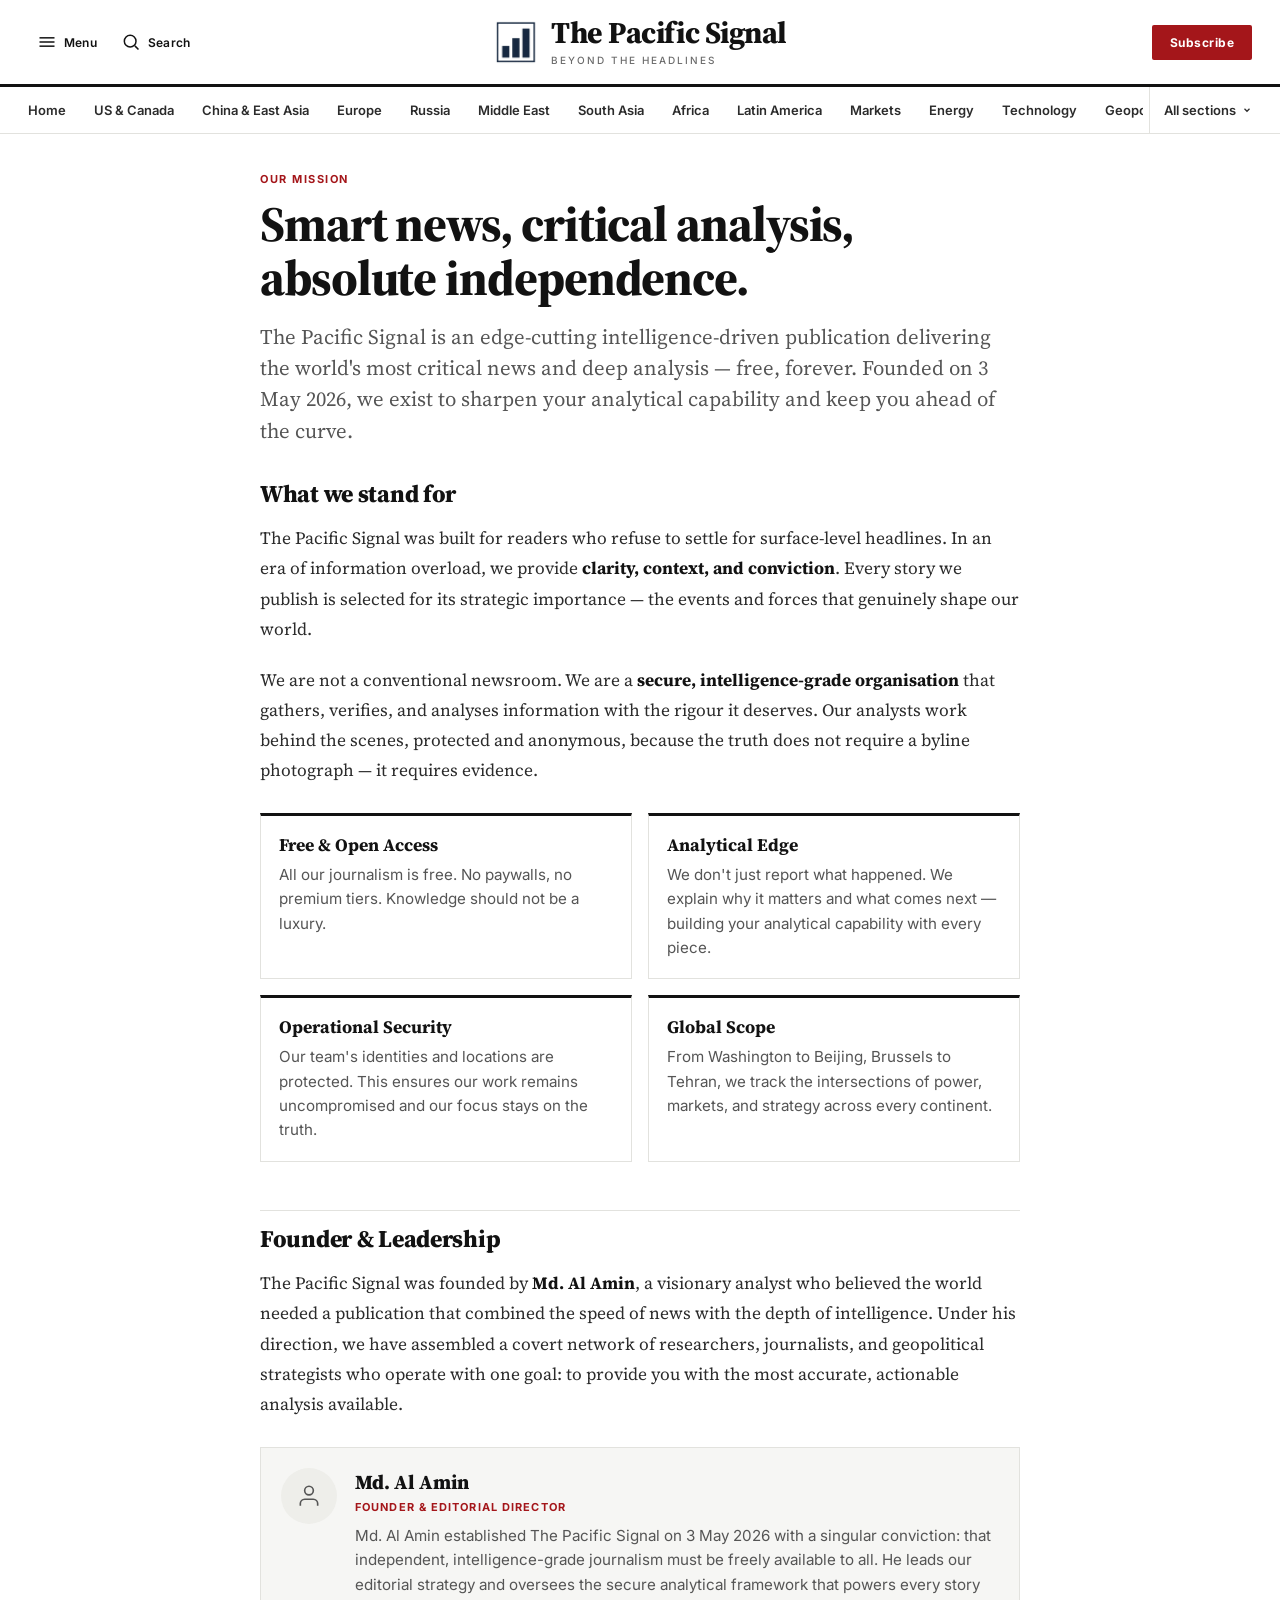
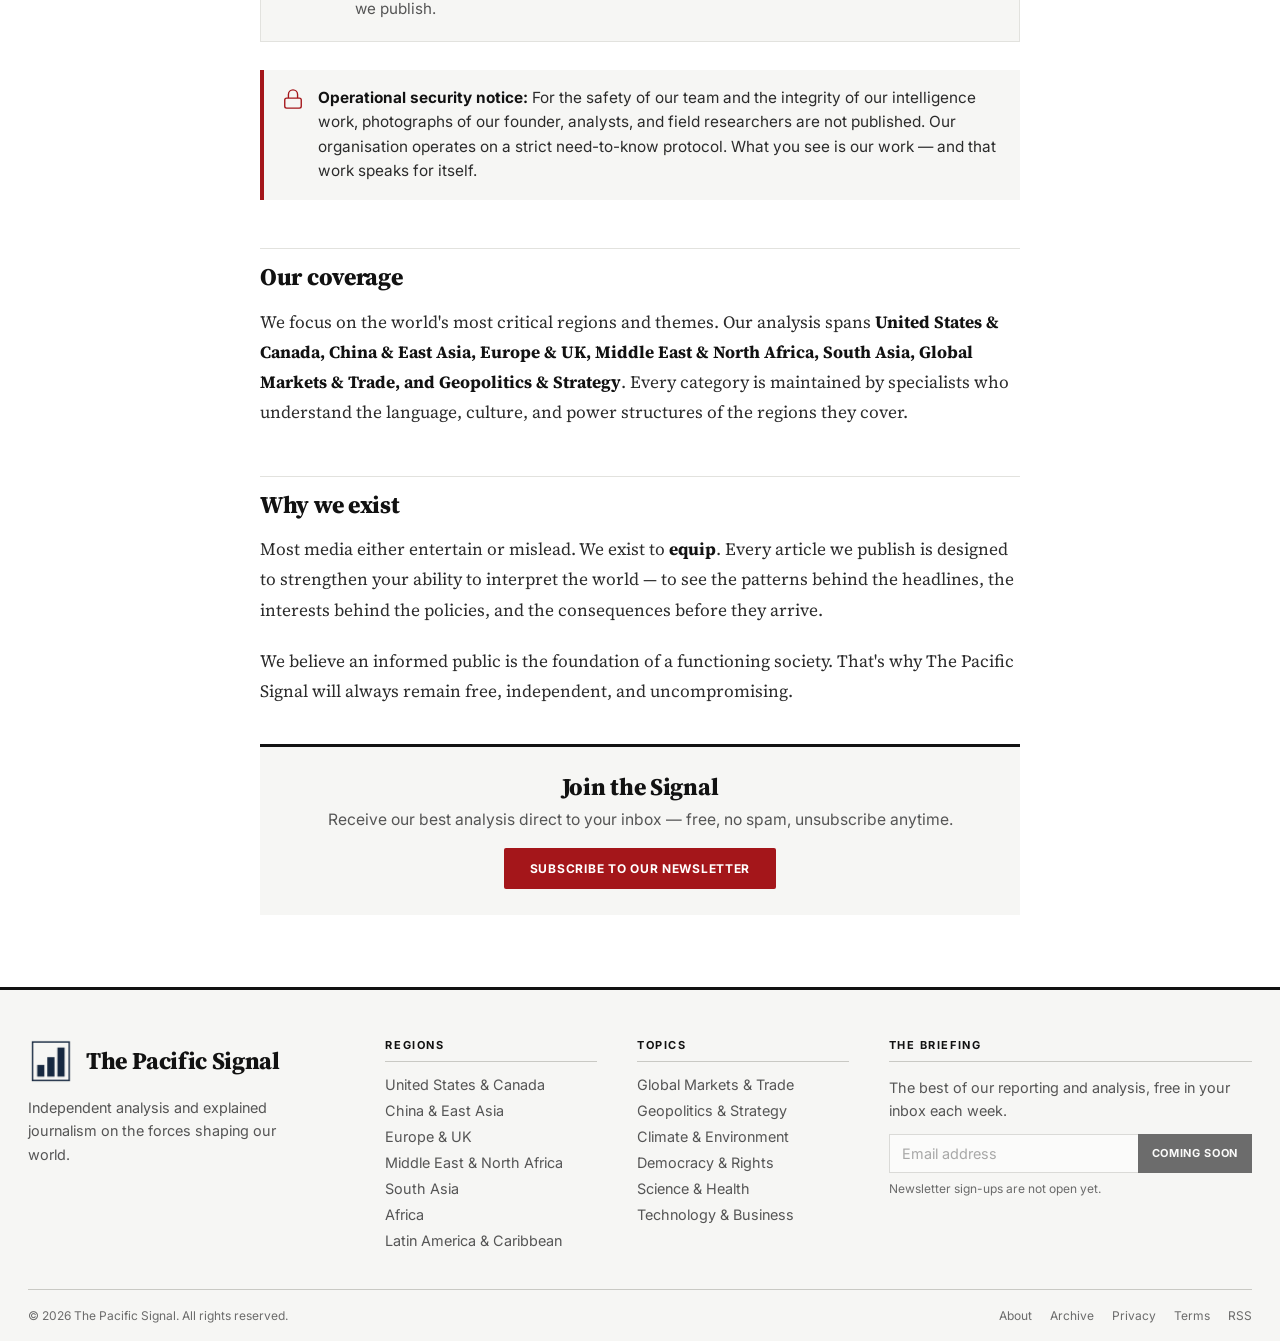
<file: about.html>
<!DOCTYPE html>
<html lang="en">
<head>
<meta charset="UTF-8">
<meta name="viewport" content="width=device-width, initial-scale=1.0, viewport-fit=cover">
<title>About — The Pacific Signal</title>
<meta name="description" content="The Pacific Signal is an independent intelligence-driven publication founded by Md. Al Amin, delivering smart news and critical analysis.">
<link rel="canonical" href="https://thepacificsignal.pages.dev/about.html">
<link rel="preconnect" href="https://fonts.googleapis.com">
<link rel="preconnect" href="https://fonts.gstatic.com" crossorigin>
<link rel="preload" as="style" href="https://fonts.googleapis.com/css2?family=Inter:wght@400;500;600;700&family=Source+Serif+4:ital,opsz,wght@0,8..60,400;0,8..60,600;0,8..60,700;0,8..60,800;1,8..60,400&display=swap" onload="this.onload=null;this.rel='stylesheet'">
<noscript><link href="https://fonts.googleapis.com/css2?family=Inter:wght@400;500;600;700&family=Source+Serif+4:ital,opsz,wght@0,8..60,400;0,8..60,600;0,8..60,700;0,8..60,800;1,8..60,400&display=swap" rel="stylesheet"></noscript>
<link rel="icon" type="image/png" href="/images/tps-192.png">
<link rel="apple-touch-icon" href="/images/tps-192.png">
<link rel="stylesheet" href="/assets/site.css?v=20261106">
<script type="application/ld+json">
{"@context":"https://schema.org","@graph":[
{"@type":"ProfilePage","@id":"https://thepacificsignal.pages.dev/about.html#profile","url":"https://thepacificsignal.pages.dev/about.html","name":"About The Pacific Signal","mainEntity":{"@id":"https://thepacificsignal.pages.dev/about.html#md-al-amin"},"about":{"@id":"https://thepacificsignal.pages.dev/#organization"}},
{"@type":"Person","@id":"https://thepacificsignal.pages.dev/about.html#md-al-amin","name":"Md. Al Amin","jobTitle":"Founder & Editorial Director","description":"Md. Al Amin is the founder and editorial director of The Pacific Signal, an independent news and analysis publication.","url":"https://thepacificsignal.pages.dev/about.html","worksFor":{"@id":"https://thepacificsignal.pages.dev/#organization"}},
{"@type":"NewsMediaOrganization","@id":"https://thepacificsignal.pages.dev/#organization","name":"The Pacific Signal","url":"https://thepacificsignal.pages.dev/","logo":"https://thepacificsignal.pages.dev/images/tps.png","founder":{"@id":"https://thepacificsignal.pages.dev/about.html#md-al-amin"}}
]}
</script>
<style>
/* ── STATIC PAGES (about / privacy / terms) ── */
.pg{max-width:760px;margin:0 auto;padding:38px 0 8px}
.page-eyebrow{font:700 11px var(--sans);letter-spacing:.14em;text-transform:uppercase;color:var(--accent);margin-bottom:12px}
.page-title{font:800 clamp(2rem,5vw,3.1rem)/1.08 var(--serif);letter-spacing:-.022em;margin-bottom:16px}
.page-dek{font:400 clamp(1.1rem,2vw,1.3rem)/1.5 var(--serif);color:var(--ink3);margin-bottom:8px}
.page-updated{display:flex;align-items:center;gap:8px;font:500 13px var(--sans);color:var(--ink4);padding-bottom:20px;border-bottom:1px solid var(--rule)}
.page-updated svg{width:16px;height:16px}
.page-body{padding-top:26px;font:400 1.08rem/1.75 var(--serif);color:var(--ink2)}
.page-body p{margin-bottom:1.2em}
.page-body h2{font:800 1.5rem/1.2 var(--serif);letter-spacing:-.012em;color:var(--ink);margin:2em 0 .6em;padding-top:.6em;border-top:1px solid var(--rule)}
.page-body>h2:first-child{border-top:none;margin-top:0;padding-top:0}
.page-body h3{font:700 1.1rem/1.3 var(--serif);color:var(--ink);margin-bottom:6px}
.page-body ul,.page-body ol{margin:0 0 1.3em 1.4em}
.page-body li{margin-bottom:.5em;padding-left:.2em}
.page-body strong{font-weight:700;color:var(--ink)}
.page-body a{color:var(--accent);text-decoration:underline;text-underline-offset:3px;text-decoration-thickness:1px}
.info-card,.security-note{display:flex;gap:14px;align-items:flex-start;background:var(--bg2);border-left:4px solid var(--accent);padding:16px 18px;margin:1.6em 0;font:400 .96rem/1.6 var(--sans);color:var(--ink2)}
.info-card svg,.security-note svg{width:22px;height:22px;flex-shrink:0;color:var(--accent);margin-top:2px}
.info-card p{margin:0}
.values-grid{display:grid;grid-template-columns:1fr 1fr;gap:16px;margin:1.6em 0}
.value-card{border:1px solid var(--rule);border-top:3px solid var(--strong);padding:18px;background:var(--bg)}
.value-card p{font:400 .95rem/1.6 var(--sans);color:var(--ink3);margin:0}
.founder-block{display:flex;gap:18px;align-items:flex-start;border:1px solid var(--rule);padding:20px;margin:1.6em 0;background:var(--bg2)}
.founder-icon{width:56px;height:56px;border-radius:50%;background:var(--bg3);display:flex;align-items:center;justify-content:center;flex-shrink:0;color:var(--ink3)}
.founder-icon svg{width:26px;height:26px}
.founder-name{font:800 1.25rem var(--serif);color:var(--ink)}
.founder-role{font:700 11px var(--sans);letter-spacing:.1em;text-transform:uppercase;color:var(--accent);margin:4px 0 10px}
.founder-bio{font:400 .95rem/1.6 var(--sans);color:var(--ink3)}
.about-cta{background:var(--bg2);border-top:3px solid var(--strong);padding:26px;margin:2.2em 0 0;text-align:center}
.about-cta h2{border:none;margin:0 0 8px;padding:0}
.about-cta p{font:400 .98rem var(--sans);color:var(--ink3)}
.btn-cta{display:inline-block;font:700 12px var(--sans);letter-spacing:.06em;text-transform:uppercase;padding:13px 26px;background:var(--accent);color:#fff!important;text-decoration:none!important;border-radius:2px}
.btn-cta:hover{background:var(--accent2)}
.contact-block{background:var(--bg2);border:1px solid var(--rule);padding:18px 20px;margin:1.2em 0}
.contact-block p{font:700 1rem var(--serif);margin:0 0 6px;color:var(--ink)}
@media(max-width:640px){
  .pg{padding-top:26px}
  .values-grid{grid-template-columns:1fr}
  .founder-block{flex-direction:column}
  .page-body{font-size:1.02rem}
}
</style>
</head>
<body>
<a href="#main" class="skip">Skip to content</a>

<header class="mast"><div class="wrap">
  <div class="mast-l">
    <button class="icon-btn" onclick="openMenu()" aria-label="Open menu"><svg viewBox="0 0 24 24" fill="none" stroke="currentColor" stroke-width="1.8"><line x1="3" y1="7" x2="21" y2="7"/><line x1="3" y1="12" x2="21" y2="12"/><line x1="3" y1="17" x2="21" y2="17"/></svg><span class="lbl">Menu</span></button>
    <button class="icon-btn" onclick="openSearch()" aria-label="Search"><svg viewBox="0 0 24 24" fill="none" stroke="currentColor" stroke-width="1.8"><circle cx="11" cy="11" r="7"/><line x1="21" y1="21" x2="16.65" y2="16.65"/></svg><span class="lbl">Search</span></button>
  </div>
  <a href="/" class="logo" aria-label="The Pacific Signal — home">
    <img src="/images/tps-96.png" alt="" width="46" height="46">
    <span class="logo-t"><span class="logo-name">The Pacific Signal</span><span class="logo-tag">Beyond the Headlines</span></span>
  </a>
  <div class="mast-r"><a href="/#subscribe" class="btn-sub">Subscribe</a></div>
</div></header>

<nav class="nav" id="siteNav" aria-label="Sections"><div class="wrap">
  <div class="nav-scroll"><a href="/" class="nav-a" data-nav="home">Home</a><a href="/section/united-states-canada" class="nav-a" data-nav="united-states-canada">US &amp; Canada</a><a href="/section/china-east-asia" class="nav-a" data-nav="china-east-asia">China &amp; East Asia</a><a href="/section/europe-uk" class="nav-a" data-nav="europe-uk">Europe</a><a href="/section/russia-post-soviet" class="nav-a" data-nav="russia-post-soviet">Russia</a><a href="/section/middle-east-north-africa" class="nav-a" data-nav="middle-east-north-africa">Middle East</a><a href="/section/south-asia" class="nav-a" data-nav="south-asia">South Asia</a><a href="/section/africa" class="nav-a" data-nav="africa">Africa</a><a href="/section/latin-america-caribbean" class="nav-a" data-nav="latin-america-caribbean">Latin America</a><a href="/section/global-markets-trade" class="nav-a" data-nav="global-markets-trade">Markets</a><a href="/section/energy-commodities" class="nav-a" data-nav="energy-commodities">Energy</a><a href="/section/technology-business" class="nav-a" data-nav="technology-business">Technology</a><a href="/section/geopolitics-strategy" class="nav-a" data-nav="geopolitics-strategy">Geopolitics</a></div>
  <button class="nav-more" onclick="openMenu()">All sections <svg width="10" height="10" viewBox="0 0 24 24" fill="none" stroke="currentColor" stroke-width="3"><polyline points="6 9 12 15 18 9"/></svg></button>
</div></nav>

<div class="search-ov" id="searchOv" onclick="if(event.target===this)closeSearch()">
  <div class="search-panel" role="dialog" aria-label="Search">
    <div class="search-in-row">
      <svg viewBox="0 0 24 24" fill="none" stroke="currentColor" stroke-width="1.8"><circle cx="11" cy="11" r="7"/><line x1="21" y1="21" x2="16.65" y2="16.65"/></svg>
      <input type="text" class="search-input" id="searchInput" placeholder="Search The Pacific Signal" oninput="onSearchInput()" autocomplete="off">
      <button class="search-close" onclick="closeSearch()" aria-label="Close search">&#10005;</button>
    </div>
    <div class="search-results" id="searchResults"></div>
  </div>
</div>

<div class="fp-menu" id="fpMenu" role="dialog" aria-modal="true" aria-label="Site menu">
  <div class="fp-head">
    <a href="/" class="logo" aria-label="The Pacific Signal — home">
    <img src="/images/tps-96.png" alt="" width="46" height="46">
    <span class="logo-t"><span class="logo-name">The Pacific Signal</span><span class="logo-tag">Beyond the Headlines</span></span>
  </a>
    <button class="fp-close" onclick="closeMenu()" aria-label="Close menu">&#10005;</button>
  </div>
  <div class="fp-body">
    <div><div class="fp-ttl">Regions</div><a href="/section/united-states-canada" class="fp-link">United States &amp; Canada</a><a href="/section/china-east-asia" class="fp-link">China &amp; East Asia</a><a href="/section/europe-uk" class="fp-link">Europe &amp; UK</a><a href="/section/russia-post-soviet" class="fp-link">Russia &amp; Post-Soviet</a><a href="/section/middle-east-north-africa" class="fp-link">Middle East &amp; North Africa</a><a href="/section/south-asia" class="fp-link">South Asia</a><a href="/section/southeast-asia-oceania" class="fp-link">Southeast Asia &amp; Oceania</a><a href="/section/africa" class="fp-link">Africa</a><a href="/section/latin-america-caribbean" class="fp-link">Latin America &amp; Caribbean</a><a href="/section/arctic-global-commons" class="fp-link">Arctic &amp; Global Commons</a></div>
    <div><div class="fp-ttl">Topics</div><a href="/section/geopolitics-strategy" class="fp-link">Geopolitics &amp; Strategy</a><a href="/section/global-markets-trade" class="fp-link">Global Markets &amp; Trade</a><a href="/section/energy-commodities" class="fp-link">Energy &amp; Commodities</a><a href="/section/technology-business" class="fp-link">Technology &amp; Business</a><a href="/section/cybersecurity-digital" class="fp-link">Cybersecurity &amp; Digital</a><a href="/section/science-health" class="fp-link">Science &amp; Health</a><a href="/section/climate-environment" class="fp-link">Climate &amp; Environment</a><a href="/section/democracy-rights" class="fp-link">Democracy &amp; Rights</a><a href="/section/religion-culture-identity" class="fp-link">Religion, Culture &amp; Identity</a><a href="/section/arts-media-sports" class="fp-link">Arts, Media &amp; Sports</a><a href="/section/sports" class="fp-link">Sports</a></div>
  </div>
  <div class="fp-foot">
    <div class="theme-toggle" role="group" aria-label="Theme">
      <button class="theme-opt" id="themeOptLight" onclick="setTheme('light')">Classic</button>
      <button class="theme-opt" id="themeOptDark" onclick="setTheme('dark')">Briefing</button>
    </div>
    <a href="/#subscribe" class="btn-sub" onclick="closeMenu()">Subscribe</a>
  </div>
</div>

<main id="main">
  <div class="wrap"><div class="pg">
    <div class="page-eyebrow">Our Mission</div>
    <h1 class="page-title">Smart news, critical analysis, absolute independence.</h1>
    <p class="page-dek">
      The Pacific Signal is an edge-cutting intelligence-driven publication delivering the world's most critical news and deep analysis — free, forever. Founded on 3 May 2026, we exist to sharpen your analytical capability and keep you ahead of the curve.
    </p>

    <div class="page-body">
      <h2>What we stand for</h2>
      <p>
        The Pacific Signal was built for readers who refuse to settle for surface-level headlines. In an era of information overload, we provide <strong>clarity, context, and conviction</strong>. Every story we publish is selected for its strategic importance — the events and forces that genuinely shape our world.
      </p>
      <p>
        We are not a conventional newsroom. We are a <strong>secure, intelligence-grade organisation</strong> that gathers, verifies, and analyses information with the rigour it deserves. Our analysts work behind the scenes, protected and anonymous, because the truth does not require a byline photograph — it requires evidence.
      </p>

      
      <div class="values-grid">
        <div class="value-card">
          <h3>Free &amp; Open Access</h3>
          <p>All our journalism is free. No paywalls, no premium tiers. Knowledge should not be a luxury.</p>
        </div>
        <div class="value-card">
          <h3>Analytical Edge</h3>
          <p>We don't just report what happened. We explain why it matters and what comes next — building your analytical capability with every piece.</p>
        </div>
        <div class="value-card">
          <h3>Operational Security</h3>
          <p>Our team's identities and locations are protected. This ensures our work remains uncompromised and our focus stays on the truth.</p>
        </div>
        <div class="value-card">
          <h3>Global Scope</h3>
          <p>From Washington to Beijing, Brussels to Tehran, we track the intersections of power, markets, and strategy across every continent.</p>
        </div>
      </div>

      <h2>Founder &amp; Leadership</h2>
      <p>
        The Pacific Signal was founded by <strong>Md. Al Amin</strong>, a visionary analyst who believed the world needed a publication that combined the speed of news with the depth of intelligence. Under his direction, we have assembled a covert network of researchers, journalists, and geopolitical strategists who operate with one goal: to provide you with the most accurate, actionable analysis available.
      </p>

      
      <div class="founder-block">
        <div class="founder-icon">
          <svg viewBox="0 0 24 24" fill="none" stroke="currentColor" stroke-width="1.5">
            <path d="M20 21v-2a4 4 0 0 0-4-4H8a4 4 0 0 0-4 4v2"/>
            <circle cx="12" cy="7" r="4"/>
          </svg>
        </div>
        <div class="founder-info">
          <div class="founder-name">Md. Al Amin</div>
          <div class="founder-role">Founder &amp; Editorial Director</div>
          <div class="founder-bio">
            Md. Al Amin established The Pacific Signal on 3 May 2026 with a singular conviction: that independent, intelligence-grade journalism must be freely available to all. He leads our editorial strategy and oversees the secure analytical framework that powers every story we publish.
          </div>
        </div>
      </div>

      
      <div class="security-note">
        <svg viewBox="0 0 24 24" fill="none" stroke="currentColor" stroke-width="1.5">
          <rect x="3" y="11" width="18" height="11" rx="2" ry="2"/>
          <path d="M7 11V7a5 5 0 0 1 10 0v4"/>
        </svg>
        <span><strong>Operational security notice:</strong> For the safety of our team and the integrity of our intelligence work, photographs of our founder, analysts, and field researchers are not published. Our organisation operates on a strict need-to-know protocol. What you see is our work — and that work speaks for itself.</span>
      </div>

      <h2>Our coverage</h2>
      <p>
        We focus on the world's most critical regions and themes. Our analysis spans <strong>United States &amp; Canada, China &amp; East Asia, Europe &amp; UK, Middle East &amp; North Africa, South Asia, Global Markets &amp; Trade, and Geopolitics &amp; Strategy</strong>. Every category is maintained by specialists who understand the language, culture, and power structures of the regions they cover.
      </p>

      <h2>Why we exist</h2>
      <p>
        Most media either entertain or mislead. We exist to <strong>equip</strong>. Every article we publish is designed to strengthen your ability to interpret the world — to see the patterns behind the headlines, the interests behind the policies, and the consequences before they arrive.
      </p>
      <p>
        We believe an informed public is the foundation of a functioning society. That's why The Pacific Signal will always remain free, independent, and uncompromising.
      </p>

      
      <div class="about-cta">
        <h2>Join the Signal</h2>
        <p>Receive our best analysis direct to your inbox — free, no spam, unsubscribe anytime.</p>
        <a href="/#subscribe" class="btn-cta">Subscribe to our newsletter</a>
      </div>
    </div>
  </div></div>
</main>


<footer class="site-footer" id="subscribe"><div class="wrap">
  <div class="ft-top">
    <div class="ft-brand">
      <a href="/" class="logo" style="justify-content:flex-start"><img src="/images/tps-96.png" alt="" width="34" height="34"><span class="logo-name">The Pacific Signal</span></a>
      <p class="ft-desc">Independent analysis and explained journalism on the forces shaping our world.</p>
    </div>
    <div><div class="ft-col-ttl">Regions</div><div class="ft-links"><a href="/section/united-states-canada">United States &amp; Canada</a><a href="/section/china-east-asia">China &amp; East Asia</a><a href="/section/europe-uk">Europe &amp; UK</a><a href="/section/middle-east-north-africa">Middle East &amp; North Africa</a><a href="/section/south-asia">South Asia</a><a href="/section/africa">Africa</a><a href="/section/latin-america-caribbean">Latin America &amp; Caribbean</a></div></div>
    <div><div class="ft-col-ttl">Topics</div><div class="ft-links"><a href="/section/global-markets-trade">Global Markets &amp; Trade</a><a href="/section/geopolitics-strategy">Geopolitics &amp; Strategy</a><a href="/section/climate-environment">Climate &amp; Environment</a><a href="/section/democracy-rights">Democracy &amp; Rights</a><a href="/section/science-health">Science &amp; Health</a><a href="/section/technology-business">Technology &amp; Business</a></div></div>
    <div>
      <div class="ft-col-ttl">The Briefing</div>
      <p class="ft-nl">The best of our reporting and analysis, free in your inbox each week.</p>
      <form onsubmit="event.preventDefault();return false"><div class="ft-form"><input type="email" class="ft-email" placeholder="Email address" aria-label="Email address" disabled><button type="submit" class="ft-btn" disabled>Coming soon</button></div></form>
      <p class="ft-msg">Newsletter sign-ups are not open yet.</p>
    </div>
  </div>
  <div class="ft-bot">
    <span class="ft-copy" id="ftCopy">&copy; The Pacific Signal. All rights reserved.</span>
    <div class="ft-legal"><a href="/about.html">About</a><a href="/archive.html">Archive</a><a href="/privacy.html">Privacy</a><a href="/terms.html">Terms</a><a href="/api/rss.xml">RSS</a></div>
  </div>
</div></footer>
<script src="/assets/site.js?v=20261106"></script>
<script>markNav('__none__');</script>
</body>
</html>
</file>
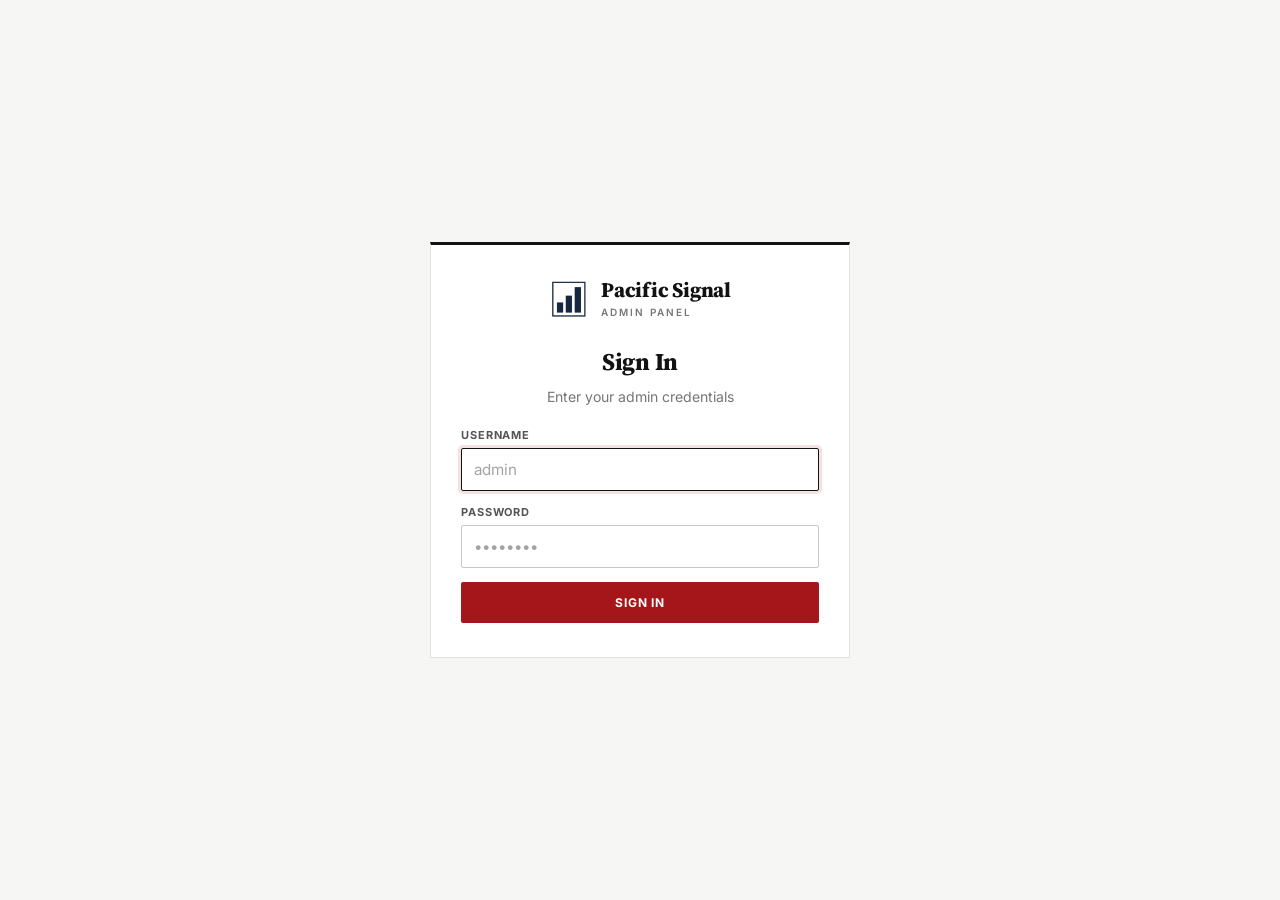
<file: admin.html>
<!DOCTYPE html>
<html lang="en">
<head>
<meta charset="UTF-8">
<meta name="viewport" content="width=device-width, initial-scale=1.0">
<title>The Pacific Signal — Admin</title>
<meta name="robots" content="noindex,nofollow">
<link rel="icon" href="/images/tps.png">
<link rel="preconnect" href="https://fonts.googleapis.com">
<link rel="preconnect" href="https://fonts.gstatic.com" crossorigin>
<link href="https://fonts.googleapis.com/css2?family=Inter:wght@400;500;600;700&family=Source+Serif+4:ital,opsz,wght@0,8..60,400;0,8..60,600;0,8..60,700;0,8..60,800&display=swap" rel="stylesheet">
<script>
/* Same theme logic as the public site: saved choice, else system setting */
(function(){var t=null;try{t=localStorage.getItem('tps-theme')}catch(e){}
if(!t)t=(window.matchMedia&&matchMedia('(prefers-color-scheme: dark)').matches)?'dark':'light';
document.documentElement.setAttribute('data-theme',t)})();
</script>
<style>
/* The Pacific Signal — admin. Uses the same design tokens as the public site:
   Source Serif 4 for titles, Inter for interface, one red accent, hairline rules. */
:root{
  --paper:#F6F6F4;--paper-w:#EEEEEA;--paper-d:#E2E2DE;
  --white:#FFFFFF;
  --ink:#121212;--ink2:#2B2B2B;--ink3:#555555;--ink4:#767676;--ink5:#A3A3A3;
  --rule:#E2E2DE;--rule2:#C9C9C4;
  --red:#A4161A;--red2:#7F1013;
  --gold:#A4161A;--gold-l:#C9494D;--gold-p:#FBEDED;   /* legacy names, now the site accent */
  --green:#1E6B3F;--green-l:rgba(30,107,63,.09);
  --sb:#121212;--sb-b:rgba(255,255,255,.08);--sb-w:240px;
  --fd:'Source Serif 4',Georgia,'Times New Roman',serif;
  --fb:'Inter',-apple-system,BlinkMacSystemFont,'Segoe UI',Roboto,Helvetica,Arial,sans-serif;
  --fm:'Inter',-apple-system,BlinkMacSystemFont,'Segoe UI',Roboto,Helvetica,Arial,sans-serif;
  --acc-rgb:164,22,26;
}
[data-theme="dark"]{
  --paper:#101010;--paper-w:#1C1C1C;--paper-d:#262626;
  --white:#181818;
  --ink:#F2F2EF;--ink2:#DADAD6;--ink3:#ABABA6;--ink4:#85857F;--ink5:#5F5F5A;
  --rule:#2A2A28;--rule2:#3A3A37;
  --red:#E5575B;--red2:#F08285;
  --gold:#E5575B;--gold-l:#F08285;--gold-p:#2A1617;
  --green:#4CB27A;--green-l:rgba(76,178,122,.12);
  --sb:#0A0A0A;
  --acc-rgb:229,87,91;
}
*,*::before,*::after{margin:0;padding:0;box-sizing:border-box}
html{-webkit-font-smoothing:antialiased;-webkit-text-size-adjust:100%}
html[data-theme="dark"]{color-scheme:dark}
body{font-family:var(--fb);background:var(--paper);color:var(--ink);min-height:100vh;font-size:14.5px;line-height:1.55}
a{color:inherit;text-decoration:none}img{display:block;max-width:100%}button{font-family:inherit;cursor:pointer}
:focus-visible{outline:2px solid var(--red);outline-offset:2px}

/* ─── AUTH OVERLAY ─── */
.auth-overlay{position:fixed;inset:0;background:var(--paper);z-index:9999;display:flex;align-items:center;justify-content:center;padding:20px;overflow-y:auto}
.auth-overlay.hidden{display:none}
.auth-card{width:100%;max-width:420px;background:var(--white);border:1px solid var(--rule);border-top:3px solid var(--ink);padding:34px 30px}
.auth-logo{display:flex;align-items:center;gap:12px;margin-bottom:24px;justify-content:center}
.auth-logo img{height:40px;width:auto}
[data-theme="dark"] .auth-logo img{filter:brightness(0) invert(.95)}
.auth-logo-text{font-family:var(--fd);font-size:1.3rem;font-weight:800;letter-spacing:-.01em;color:var(--ink);line-height:1}
.auth-logo-tag{font:600 10px var(--fb);letter-spacing:.2em;text-transform:uppercase;color:var(--ink4);margin-top:5px}
.auth-title{font-family:var(--fd);font-size:1.5rem;font-weight:800;color:var(--ink);margin-bottom:6px;text-align:center;letter-spacing:-.01em}
.auth-sub{font-size:.88rem;color:var(--ink4);margin-bottom:20px;text-align:center}
.auth-error{font:500 12.5px/1.4 var(--fb);color:var(--red);margin-bottom:14px;display:none;padding:9px 12px;background:rgba(var(--acc-rgb),.08);border-left:3px solid var(--red)}
.auth-error.show{display:block}
.auth-success{font:500 12.5px/1.4 var(--fb);color:var(--green);margin-bottom:14px;display:none;padding:9px 12px;background:var(--green-l);border-left:3px solid var(--green)}
.auth-success.show{display:block}
.fg{margin-bottom:14px}
.flbl{display:block;font:700 11px var(--fb);letter-spacing:.08em;text-transform:uppercase;color:var(--ink3);margin-bottom:6px}
.finp{width:100%;padding:11px 12px;background:var(--white);border:1px solid var(--rule2);border-radius:2px;font:400 .95rem var(--fb);color:var(--ink);outline:none;transition:border-color .15s,box-shadow .15s}
.finp:focus{border-color:var(--ink);box-shadow:0 0 0 3px rgba(var(--acc-rgb),.12)}
.finp::placeholder{color:var(--ink5)}
.btn-auth{width:100%;padding:13px;font:700 12px var(--fb);letter-spacing:.06em;text-transform:uppercase;background:var(--red);color:#fff;border:none;border-radius:2px;transition:background .15s}
.btn-auth:hover{background:var(--red2)}
.btn-auth:disabled{opacity:.5;cursor:not-allowed}
.auth-hint{font:400 12px var(--fb);color:var(--ink4);margin-top:8px;text-align:center}
.auth-spacer{text-align:center;padding:8px 0;font:400 12px var(--fb);color:var(--ink4)}

/* ─── MOBILE TOPBAR ─── */
.topbar{display:none;background:var(--sb);padding:0 14px;height:54px;align-items:center;justify-content:space-between;position:sticky;top:0;z-index:100;border-top:3px solid var(--red)}
.topbar-logo{display:flex;align-items:center;gap:9px}
.topbar-logo img{height:28px;width:auto;filter:brightness(0) invert(1)}
.topbar-logo-name{font-family:var(--fd);font-size:1.05rem;font-weight:800;letter-spacing:-.01em;color:#fff;line-height:1;white-space:nowrap}
.topbar-actions{display:flex;align-items:center;gap:8px}
.topbar-view{font:600 11px var(--fb);letter-spacing:.06em;text-transform:uppercase;padding:6px 12px;border:1px solid rgba(255,255,255,.22);color:rgba(255,255,255,.75);border-radius:999px}
.topbar-view:hover{color:#fff;border-color:rgba(255,255,255,.5)}
.topbar-ham{background:none;border:none;color:#fff;padding:6px;display:flex;align-items:center}
.topbar-ham svg{width:22px;height:22px}

/* ─── SIDEBAR ─── */
.sb-ov{position:fixed;inset:0;background:rgba(0,0,0,.55);z-index:200;display:none}
.sb-ov.on{display:block}
.sidebar{position:fixed;top:0;left:0;bottom:0;width:var(--sb-w);background:var(--sb);z-index:300;display:flex;flex-direction:column;overflow-y:auto;border-right:1px solid var(--sb-b);border-top:3px solid var(--red);transition:transform .3s cubic-bezier(.4,0,.2,1)}
.sb-head{padding:0 18px;height:60px;display:flex;align-items:center;gap:10px;border-bottom:1px solid var(--sb-b);flex-shrink:0}
.sb-head img{height:30px;width:auto;filter:brightness(0) invert(1);flex-shrink:0}
.sb-head-div{display:none}
.sb-head-text{display:flex;flex-direction:column;gap:4px}
.sb-head-name{font-family:var(--fd);font-size:1.05rem;font-weight:800;letter-spacing:-.01em;color:#fff;line-height:1}
.sb-head-tag{font:600 9.5px var(--fb);letter-spacing:.2em;text-transform:uppercase;color:rgba(255,255,255,.4)}
.sb-sec{padding:6px 0}
.sb-sec-ttl{font:700 10px var(--fb);letter-spacing:.16em;text-transform:uppercase;color:rgba(255,255,255,.35);padding:14px 18px 6px}
.sb-btn,.sb-link{display:flex;align-items:center;gap:10px;padding:10px 18px;font:500 13.5px var(--fb);color:rgba(255,255,255,.62);background:transparent;border:none;border-left:3px solid transparent;width:100%;text-align:left;transition:all .15s}
.sb-btn:hover,.sb-link:hover{color:#fff;background:rgba(255,255,255,.05)}
.sb-btn.on{color:#fff;background:rgba(255,255,255,.08);border-left-color:var(--red);font-weight:600}
.sb-btn svg,.sb-link svg{width:16px;height:16px;flex-shrink:0;opacity:.6}
.sb-btn.on svg{opacity:1}
.sb-foot{margin-top:auto;padding:14px 18px;border-top:1px solid var(--sb-b);display:flex;align-items:center;justify-content:space-between;gap:10px}
.sb-user{font:500 12.5px var(--fb);color:rgba(255,255,255,.55)}
.btn-signout{font:600 11px var(--fb);letter-spacing:.06em;text-transform:uppercase;padding:7px 12px;border:1px solid rgba(255,255,255,.2);color:rgba(255,255,255,.7);background:none;border-radius:2px;transition:all .15s}
.btn-signout:hover{border-color:rgba(255,255,255,.5);color:#fff}

/* ─── MAIN ─── */
.main{margin-left:var(--sb-w);min-height:100vh;padding:32px 30px;max-width:calc(100% - var(--sb-w))}
.view{display:none}
.view.on{display:block;animation:vIn .2s ease}
@keyframes vIn{from{opacity:0;transform:translateY(4px)}to{opacity:1;transform:none}}
.pg-head{display:flex;align-items:center;justify-content:space-between;margin-bottom:22px;flex-wrap:wrap;gap:10px;border-top:3px solid var(--ink);padding-top:12px}
.pg-title{font-family:var(--fd);font-size:1.7rem;font-weight:800;letter-spacing:-.015em;color:var(--ink);line-height:1.1}
.pg-count{font:500 1rem var(--fb);color:var(--ink4);margin-left:6px}

/* ─── STATS ─── */
.stats-grid{display:grid;grid-template-columns:repeat(5,1fr);gap:10px;margin-bottom:22px}
.stat-card{background:var(--white);border:1px solid var(--rule);border-top:3px solid var(--ink);padding:14px 16px}
.stat-lbl{font:700 10.5px var(--fb);letter-spacing:.1em;text-transform:uppercase;color:var(--ink4);margin-bottom:8px}
.stat-val{font-family:var(--fd);font-size:2.1rem;font-weight:800;color:var(--ink);line-height:1;letter-spacing:-.02em}

/* ─── CARD ─── */
.card{background:var(--white);border:1px solid var(--rule);margin-bottom:18px;overflow:hidden}
.card-head{padding:13px 18px;border-bottom:1px solid var(--rule);background:var(--paper-w);display:flex;align-items:center;justify-content:space-between;gap:10px}
.card-head-ttl{font:700 11px var(--fb);letter-spacing:.12em;text-transform:uppercase;color:var(--ink3)}

/* ─── BUTTONS ─── */
.btn{font:700 11.5px var(--fb);letter-spacing:.05em;text-transform:uppercase;padding:9px 16px;border:none;border-radius:2px;cursor:pointer;transition:all .15s;display:inline-flex;align-items:center;gap:6px;white-space:nowrap}
.btn-primary{background:var(--red);color:#fff}
.btn-primary:hover{background:var(--red2)}
.btn-ghost{background:transparent;color:var(--ink2);border:1px solid var(--rule2)}
.btn-ghost:hover{border-color:var(--ink);color:var(--ink)}
.btn-danger{background:rgba(var(--acc-rgb),.08);color:var(--red);border:1px solid rgba(var(--acc-rgb),.25)}
.btn-danger:hover{background:var(--red);color:#fff}
.btn-sm{padding:5px 10px;font-size:10.5px}

/* ─── TABLE ─── */
.tbl-wrap{overflow-x:auto;-webkit-overflow-scrolling:touch}
table{width:100%;border-collapse:collapse;min-width:560px}
thead tr{border-bottom:2px solid var(--ink)}
th{padding:10px 14px;text-align:left;font:700 10.5px var(--fb);letter-spacing:.1em;text-transform:uppercase;color:var(--ink4);white-space:nowrap}
td{padding:11px 14px;font:400 .9rem var(--fb);border-bottom:1px solid var(--rule);color:var(--ink3)}
td.em{font-weight:600;color:var(--ink);font-size:.9rem}
td.mono{font:500 12px var(--fb);color:var(--ink4)}
tr:last-child td{border-bottom:none}
tr:hover td{background:var(--paper-w)}
.empty-row td{text-align:center;padding:44px;color:var(--ink4)}

/* ─── BADGES ─── */
.bdg{font:700 10px var(--fb);letter-spacing:.06em;text-transform:uppercase;padding:3px 8px;display:inline-block;border-radius:2px}
.bdg-live{background:var(--green-l);color:var(--green);border:1px solid rgba(30,107,63,.25)}
.bdg-draft{background:var(--paper-w);color:var(--ink4);border:1px solid var(--rule)}
.bdg-hero{background:rgba(var(--acc-rgb),.08);color:var(--red);border:1px solid rgba(var(--acc-rgb),.25)}
.bdg-feed{background:var(--green-l);color:var(--green);border:1px solid rgba(30,107,63,.25)}
.bdg-visual{background:var(--paper-w);color:var(--ink2);border:1px solid var(--rule2)}
.bdg-spot{background:var(--paper-w);color:var(--ink3);border:1px solid var(--rule)}
.bdg-explain{background:var(--paper-w);color:var(--ink2);border:1px solid var(--rule2)}
.bdg-pin{background:var(--gold-p);color:var(--red);border:1px solid rgba(var(--acc-rgb),.25);padding:2px 7px}

/* ─── FORMS ─── */
.fg2{margin-bottom:15px}
.flbl2{display:block;font:700 11px var(--fb);letter-spacing:.08em;text-transform:uppercase;color:var(--ink3);margin-bottom:6px}
.finp2,.fsel,.ftxt{width:100%;padding:10px 12px;background:var(--white);border:1px solid var(--rule2);border-radius:2px;font:400 .95rem var(--fb);color:var(--ink);outline:none;transition:border-color .15s,box-shadow .15s}
.finp2:focus,.fsel:focus,.ftxt:focus{border-color:var(--ink);box-shadow:0 0 0 3px rgba(var(--acc-rgb),.12)}
.fsel{cursor:pointer;appearance:none;-webkit-appearance:none;background-image:url("data:image/svg+xml,%3Csvg xmlns='http://www.w3.org/2000/svg' width='12' height='12' viewBox='0 0 24 24' fill='%23767676'%3E%3Cpath d='M7 10l5 5 5-5z'/%3E%3C/svg%3E");background-repeat:no-repeat;background-position:right 10px center;padding-right:30px}
.ftxt{resize:vertical;min-height:200px;line-height:1.65}
.fhint{font:400 12px var(--fb);color:var(--ink4);margin-top:4px}
.frow{display:grid;grid-template-columns:1fr 1fr;gap:12px}
.ftgl{display:flex;align-items:center;gap:8px;cursor:pointer}
.ftgl span{font:500 13px var(--fb);color:var(--ink2)}
input[type=checkbox]{accent-color:var(--red);width:15px;height:15px;cursor:pointer}

/* ─── UPLOAD ─── */
.upzone{border:1.5px dashed var(--rule2);padding:24px;text-align:center;cursor:pointer;transition:all .15s;background:var(--paper-w)}
.upzone:hover{border-color:var(--red);background:var(--gold-p)}
.upzone-icon svg{width:26px;height:26px;color:var(--ink4);margin:0 auto 6px}
.upzone-txt{font:600 11px var(--fb);letter-spacing:.08em;text-transform:uppercase;color:var(--ink4)}
.up-prev{width:100%;max-height:180px;object-fit:cover;margin-top:8px;display:none;border:1px solid var(--rule)}
.up-prog{height:3px;background:var(--rule);margin-top:6px;overflow:hidden;display:none}
.up-bar{height:100%;background:var(--red);width:0%;transition:width .3s}
.btn-rm-img{display:none;margin-top:6px;font:600 11px var(--fb);letter-spacing:.06em;text-transform:uppercase;background:none;border:none;color:var(--red);cursor:pointer}

/* ─── INLINE ALERT ─── */
.i-alert{padding:10px 12px;font:500 13px/1.4 var(--fb);margin-bottom:13px;display:none;border-left:3px solid var(--red);background:rgba(var(--acc-rgb),.08);color:var(--red)}
.i-alert.on{display:block}
.i-alert.ok{border-left-color:var(--green);background:var(--green-l);color:var(--green)}

/* ─── TOAST ─── */
.toast{position:fixed;bottom:22px;right:22px;left:auto;max-width:calc(100vw - 44px);padding:12px 18px;font:600 13px var(--fb);z-index:9999;transform:translateY(14px);opacity:0;transition:all .3s cubic-bezier(.34,1.25,.64,1);pointer-events:none;display:flex;align-items:center;gap:9px;background:var(--ink);color:var(--paper);border-left:4px solid var(--green);box-shadow:0 10px 30px rgba(0,0,0,.25)}
.toast.on{transform:translateY(0);opacity:1}
.toast.err{border-left-color:var(--red)}
.toast svg{width:15px;height:15px;flex-shrink:0}

/* ─── MODAL ─── */
.modal-ov{position:fixed;inset:0;background:rgba(0,0,0,.55);z-index:500;display:none;place-items:center;padding:18px}
.modal-ov.on{display:grid}
.modal{background:var(--white);width:100%;max-width:680px;max-height:90vh;overflow-y:auto;border:1px solid var(--rule);border-top:3px solid var(--ink);box-shadow:0 24px 70px rgba(0,0,0,.3);animation:mIn .22s ease}
@keyframes mIn{from{opacity:0;transform:translateY(8px)}to{opacity:1;transform:none}}
.modal-head{padding:15px 20px;border-bottom:1px solid var(--rule);display:flex;align-items:center;justify-content:space-between;position:sticky;top:0;background:var(--white);z-index:1}
.modal-ttl{font-family:var(--fd);font-size:1.25rem;font-weight:800;letter-spacing:-.01em;color:var(--ink)}
.modal-close{background:var(--paper-w);border:1px solid var(--rule);width:30px;height:30px;display:flex;align-items:center;justify-content:center;color:var(--ink3);font-size:.9rem;border-radius:2px;transition:all .15s}
.modal-close:hover{background:var(--ink);color:var(--paper)}
.modal-body{padding:18px 20px}
.modal-foot{padding:14px 20px;border-top:1px solid var(--rule);display:flex;gap:8px;flex-wrap:wrap;background:var(--paper-w)}

/* ─── GUIDE ─── */
.guide{background:var(--white);border:1px solid var(--rule);border-top:3px solid var(--ink);padding:20px}
.guide-ttl{font-family:var(--fd);font-size:1.15rem;font-weight:800;color:var(--ink);margin-bottom:12px}
.guide-list{list-style:none;display:flex;flex-direction:column;gap:8px}
.guide-list li{font-size:.92rem;color:var(--ink3);padding-left:16px;position:relative;line-height:1.55}
.guide-list li::before{content:'\2014';position:absolute;left:0;color:var(--red)}

/* ─── RESPONSIVE ─── */
@media(max-width:768px){
  .topbar{display:flex}
  .sidebar{transform:translateX(-100%)}
  .sidebar.on{transform:translateX(0)}
  .main{margin-left:0;max-width:100%;padding:18px 14px}
  .stats-grid{grid-template-columns:repeat(2,1fr)}
  .frow{grid-template-columns:1fr}
  .pg-title{font-size:1.4rem}
}
@media(max-width:480px){
  .modal-body{padding:14px 15px}
  .modal-head{padding:13px 15px}
  .modal-foot{padding:11px 15px}
  .auth-card{padding:24px 18px}
  .toast{right:14px;bottom:14px;max-width:calc(100vw - 28px)}
}
</style>
</head>
<body>

<!-- ══════════════════════════════════════════════════════════ -->
<!-- AUTH OVERLAY — Two-layer: Login → Master Phrase → Dashboard -->
<!-- ══════════════════════════════════════════════════════════ -->
<div class="auth-overlay" id="authOverlay">
  <div class="auth-card">
    <div class="auth-logo">
      <img src="/images/tps.png" alt="The Pacific Signal">
      <div>
        <div class="auth-logo-text">Pacific Signal</div>
        <div class="auth-logo-tag">Admin Panel</div>
      </div>
    </div>

    <!-- STEP 1: LOGIN -->
    <div id="authStepLogin">
      <h2 class="auth-title">Sign In</h2>
      <p class="auth-sub">Enter your admin credentials</p>
      <div class="auth-error" id="loginError"></div>
      <div class="fg"><label class="flbl">Username</label><input class="finp" type="text" id="loginUser" placeholder="admin" autocomplete="username"></div>
      <div class="fg"><label class="flbl">Password</label><input class="finp" type="password" id="loginPass" placeholder="••••••••" autocomplete="current-password"></div>
      <button class="btn-auth" id="loginBtn" onclick="doLogin()">Sign In</button>
    </div>

    <!-- STEP 2: SET MASTER PHRASE (first time) -->
    <div id="authStepSetMaster" style="display:none">
      <h2 class="auth-title">Set Master Phrase</h2>
      <p class="auth-sub">Create a secret phrase to protect the admin panel. You'll need this every time you sign in from a new session.</p>
      <div class="auth-error" id="setMasterError"></div>
      <div class="auth-success" id="setMasterSuccess"></div>
      <div class="fg"><label class="flbl">Master Phrase (min 8 characters)</label><input class="finp" type="password" id="setMasterPhrase" placeholder="Enter a secure phrase" autocomplete="off"></div>
      <div class="fg"><label class="flbl">Confirm Master Phrase</label><input class="finp" type="password" id="setMasterConfirm" placeholder="Re-enter the phrase" autocomplete="off"></div>
      <button class="btn-auth" id="setMasterBtn" onclick="doSetMasterPhrase()">Set Master Phrase &amp; Enter</button>
    </div>

    <!-- STEP 3: VERIFY MASTER PHRASE (returning user) -->
    <div id="authStepVerifyMaster" style="display:none">
      <h2 class="auth-title">Master Phrase Required</h2>
      <p class="auth-sub">Enter your master phrase to unlock the admin panel.</p>
      <div class="auth-error" id="verifyMasterError"></div>
      <div class="fg"><label class="flbl">Master Phrase</label><input class="finp" type="password" id="verifyMasterPhrase" placeholder="Enter your master phrase" autocomplete="off"></div>
      <button class="btn-auth" id="verifyMasterBtn" onclick="doVerifyMasterPhrase()">Unlock Admin Panel</button>
      <div class="auth-spacer">— or —</div>
      <button class="btn-auth" style="background:transparent;color:var(--ink4);border:1px solid var(--rule)" onclick="doLogout()">Sign Out &amp; Return</button>
    </div>
  </div>
</div>

<!-- ══════════════════════════════════════════════════════════ -->
<!-- MAIN ADMIN INTERFACE (hidden until fully authenticated) -->
<!-- ══════════════════════════════════════════════════════════ -->
<div id="appShell" style="display:none">

<div class="topbar">
  <a href="/" class="topbar-logo">
    <img src="/images/tps.png" alt="The Pacific Signal">
    <span class="topbar-logo-name">Pacific Signal</span>
  </a>
  <div class="topbar-actions">
    <a href="/" target="_blank" class="topbar-view">View Site</a>
    <button class="topbar-ham" onclick="openSb()" aria-label="Menu">
      <svg viewBox="0 0 24 24" fill="none" stroke="currentColor" stroke-width="1.5"><line x1="3" y1="7" x2="21" y2="7"/><line x1="3" y1="12" x2="21" y2="12"/><line x1="3" y1="17" x2="21" y2="17"/></svg>
    </button>
  </div>
</div>

<div class="sb-ov" id="sbOv" onclick="closeSb()"></div>

<aside class="sidebar" id="sidebar">
  <div class="sb-head">
    <img src="/images/tps.png" alt="The Pacific Signal">
    <div class="sb-head-div"></div>
    <div class="sb-head-text">
      <span class="sb-head-name">Pacific Signal</span>
      <span class="sb-head-tag">Admin Panel</span>
    </div>
  </div>

  <div class="sb-sec">
    <button class="sb-btn on" data-view="dashboard" onclick="showView('dashboard')">
      <svg viewBox="0 0 24 24" fill="none" stroke="currentColor" stroke-width="1.5"><rect x="3" y="3" width="7" height="7" rx="1"/><rect x="14" y="3" width="7" height="7" rx="1"/><rect x="3" y="14" width="7" height="7" rx="1"/><rect x="14" y="14" width="7" height="7" rx="1"/></svg>
      Dashboard
    </button>
  </div>

  <div class="sb-sec">
    <div class="sb-sec-ttl">Content</div>
    <button class="sb-btn" data-view="articles" onclick="showView('articles')">
      <svg viewBox="0 0 24 24" fill="none" stroke="currentColor" stroke-width="1.5"><path d="M14 2H6a2 2 0 0 0-2 2v16a2 2 0 0 0 2 2h12a2 2 0 0 0 2-2V8z"/><polyline points="14 2 14 8 20 8"/><line x1="16" y1="13" x2="8" y2="13"/><line x1="16" y1="17" x2="8" y2="17"/></svg>
      Articles
    </button>
    <button class="sb-btn" data-view="categories" onclick="showView('categories')">
      <svg viewBox="0 0 24 24" fill="none" stroke="currentColor" stroke-width="1.5"><path d="M22 19a2 2 0 0 1-2 2H4a2 2 0 0 1-2-2V5a2 2 0 0 1 2-2h5l2 3h9a2 2 0 0 1 2 2z"/></svg>
      Categories
    </button>
    <button class="sb-btn" data-view="archive" onclick="showView('archive')">
      <svg viewBox="0 0 24 24" fill="none" stroke="currentColor" stroke-width="1.5"><polyline points="21 8 21 21 3 21 3 8"/><rect x="1" y="3" width="22" height="5"/><line x1="10" y1="12" x2="14" y2="12"/></svg>
      Archive
    </button>
  </div>

  <div class="sb-sec">
    <div class="sb-sec-ttl">Site</div>
    <button class="sb-btn" data-view="settings" onclick="showView('settings')">
      <svg viewBox="0 0 24 24" fill="none" stroke="currentColor" stroke-width="1.5"><circle cx="12" cy="12" r="3"/><path d="M19.4 15a1.65 1.65 0 0 0 .33 1.82l.06.06a2 2 0 0 1 0 2.83 2 2 0 0 1-2.83 0l-.06-.06a1.65 1.65 0 0 0-1.82-.33 1.65 1.65 0 0 0-1 1.51V21a2 2 0 0 1-2 2 2 2 0 0 1-2-2v-.09A1.65 1.65 0 0 0 9 19.4a1.65 1.65 0 0 0-1.82.33l-.06.06a2 2 0 0 1-2.83 0 2 2 0 0 1 0-2.83l.06-.06A1.65 1.65 0 0 0 4.68 15a1.65 1.65 0 0 0-1.51-1H3a2 2 0 0 1-2-2 2 2 0 0 1 2-2h.09A1.65 1.65 0 0 0 4.6 9a1.65 1.65 0 0 0-.33-1.82l-.06-.06a2 2 0 0 1 0-2.83 2 2 0 0 1 2.83 0l.06.06A1.65 1.65 0 0 0 9 4.68a1.65 1.65 0 0 0 1-1.51V3a2 2 0 0 1 2-2 2 2 0 0 1 2 2v.09a1.65 1.65 0 0 0 1 1.51 1.65 1.65 0 0 0 1.82-.33l.06-.06a2 2 0 0 1 2.83 0 2 2 0 0 1 0 2.83l-.06.06A1.65 1.65 0 0 0 19.4 9a1.65 1.65 0 0 0 1.51 1H21a2 2 0 0 1 2 2 2 2 0 0 1-2 2h-.09a1.65 1.65 0 0 0-1.51 1z"/></svg>
      Settings
    </button>
    <button class="sb-btn" data-view="security" onclick="showView('security')">
      <svg viewBox="0 0 24 24" fill="none" stroke="currentColor" stroke-width="1.5"><path d="M12 2l8 4v6c0 5-3.5 8.5-8 10-4.5-1.5-8-5-8-10V6z"/></svg>
      Security
    </button>
    <a href="/" target="_blank" class="sb-link">
      <svg viewBox="0 0 24 24" fill="none" stroke="currentColor" stroke-width="1.5"><path d="M18 13v6a2 2 0 0 1-2 2H5a2 2 0 0 1-2-2V8a2 2 0 0 1 2-2h6"/><polyline points="15 3 21 3 21 9"/><line x1="10" y1="14" x2="21" y2="3"/></svg>
      View Live Site
    </a>
  </div>

  <div class="sb-foot">
    <span class="sb-user" id="sbUser">Editor</span>
    <button class="btn-signout" onclick="doLogout()">Sign Out</button>
  </div>
</aside>

<div class="main">
  <div class="view on" id="view-dashboard"></div>
  <div class="view" id="view-articles"></div>
  <div class="view" id="view-archive"></div>
  <div class="view" id="view-categories"></div>
  <div class="view" id="view-settings"></div>
  <div class="view" id="view-security"></div>
</div>

<div class="modal-ov" id="gModal" onclick="if(event.target===this)closeModal()">
  <div class="modal">
    <div class="modal-head">
      <h3 class="modal-ttl" id="gModalTtl"></h3>
      <button class="modal-close" onclick="closeModal()" aria-label="Close">&#10005;</button>
    </div>
    <div class="modal-body" id="gModalBody"></div>
    <div class="modal-foot" id="gModalFoot"></div>
  </div>
</div>

<div class="toast" id="toast">
  <svg viewBox="0 0 24 24" fill="none" stroke="currentColor" stroke-width="2"><polyline points="20 6 9 17 4 12"/></svg>
  <span id="toastMsg"></span>
</div>

</div><!-- end appShell -->

<script>
/* ══════════════════════════════════════════════════════════════ */
/* AUTH STATE MANAGEMENT                                           */
/* ══════════════════════════════════════════════════════════════ */

var token = localStorage.getItem('pacific_signal_token');
var admin = JSON.parse(localStorage.getItem('pacific_signal_admin') || 'null');
var masterToken = localStorage.getItem('pacific_signal_master_token');
var masterExpires = parseInt(localStorage.getItem('pacific_signal_master_expires') || '0');

// Check if master token is still valid (not expired)
function hasValidMasterToken() {
  if (!masterToken || !masterExpires) return false;
  return Date.now() < masterExpires;
}

// Save master token with expiry
function saveMasterToken(mt, expiresInMs) {
  localStorage.setItem('pacific_signal_master_token', mt);
  localStorage.setItem('pacific_signal_master_expires', String(Date.now() + expiresInMs));
  masterToken = mt;
  masterExpires = Date.now() + expiresInMs;
}

// Clear all auth data
function clearAllAuth() {
  localStorage.removeItem('pacific_signal_token');
  localStorage.removeItem('pacific_signal_admin');
  localStorage.removeItem('pacific_signal_master_token');
  localStorage.removeItem('pacific_signal_master_expires');
  token = null;
  admin = null;
  masterToken = null;
  masterExpires = 0;
}

/* ══════════════════════════════════════════════════════════════ */
/* AUTH UI FLOW                                                     */
/* ══════════════════════════════════════════════════════════════ */

// On page load, determine what step to show
function initAuth() {
  // If no token at all, show login
  if (!token) {
    showAuthStep('login');
    return;
  }

  // Validate the admin token first
  validateAdminToken().then(function(valid) {
    if (!valid) {
      clearAllAuth();
      showAuthStep('login');
      return;
    }

    // Admin token is valid — check master token
    if (hasValidMasterToken()) {
      // Also validate master token with the server
      validateMasterToken().then(function(masterValid) {
        if (masterValid) {
          // Fully authenticated — show the app
          showApp();
        } else {
          // Master token expired/invalid — need to verify master phrase
          showAuthStep('verifyMaster');
        }
      });
    } else {
      // No valid master token — need to set or verify
      checkMasterPhraseStatus();
    }
  });
}

function checkMasterPhraseStatus() {
  fetch('/api/admin/master-status', {
    method: 'POST',
    headers: { 'Content-Type': 'application/json', 'Authorization': 'Bearer ' + token }
  }).then(function(r) {
    if (r.status === 401) { clearAllAuth(); showAuthStep('login'); return null; }
    return r.json();
  }).then(function(d) {
    if (!d) return;
    // Already set -> only ask to VERIFY; never show "Set" again
    showAuthStep(d.master_phrase_set ? 'verifyMaster' : 'setMaster');
  }).catch(function() {
    showAuthStep('login');
  });
}

function showAuthStep(step) {
  document.getElementById('authStepLogin').style.display = step === 'login' ? '' : 'none';
  document.getElementById('authStepSetMaster').style.display = step === 'setMaster' ? '' : 'none';
  document.getElementById('authStepVerifyMaster').style.display = step === 'verifyMaster' ? '' : 'none';
  document.getElementById('authOverlay').classList.remove('hidden');
  document.getElementById('appShell').style.display = 'none';

  // Clear any previous errors
  var errors = document.querySelectorAll('.auth-error');
  for (var i = 0; i < errors.length; i++) errors[i].classList.remove('show');
  var successes = document.querySelectorAll('.auth-success');
  for (var j = 0; j < successes.length; j++) successes[j].classList.remove('show');

  // Focus appropriate input
  setTimeout(function() {
    if (step === 'login') document.getElementById('loginUser').focus();
    if (step === 'setMaster') document.getElementById('setMasterPhrase').focus();
    if (step === 'verifyMaster') document.getElementById('verifyMasterPhrase').focus();
  }, 100);
}

function showApp() {
  document.getElementById('authOverlay').classList.add('hidden');
  document.getElementById('appShell').style.display = '';
  if (admin && document.getElementById('sbUser')) {
    document.getElementById('sbUser').textContent = admin.display_name || admin.username || 'Editor';
  }
  loadDash();
}

/* ══════════════════════════════════════════════════════════════ */
/* AUTH ACTIONS                                                     */
/* ══════════════════════════════════════════════════════════════ */

async function doLogin() {
  var user = document.getElementById('loginUser').value.trim();
  var pass = document.getElementById('loginPass').value;
  var errEl = document.getElementById('loginError');
  var btn = document.getElementById('loginBtn');

  if (!user || !pass) {
    errEl.textContent = 'Username and password are required.';
    errEl.classList.add('show');
    return;
  }

  btn.disabled = true;
  btn.textContent = 'Signing in…';

  try {
    var r = await fetch('/api/admin/login', {
      method: 'POST',
      headers: { 'Content-Type': 'application/json' },
      body: JSON.stringify({ username: user, password: pass })
    });
    var d = await r.json();

    if (!r.ok) {
      errEl.textContent = d.error || 'Invalid credentials.';
      errEl.classList.add('show');
      btn.disabled = false;
      btn.textContent = 'Sign In';
      return;
    }

    // Save admin token
    token = d.token;
    admin = d.admin;
    localStorage.setItem('pacific_signal_token', token);
    localStorage.setItem('pacific_signal_admin', JSON.stringify(admin));

    // Determine next step
    if (d.master_phrase_set) {
      // Master phrase exists — need to verify
      showAuthStep('verifyMaster');
    } else {
      // No master phrase set — need to create one
      showAuthStep('setMaster');
    }
  } catch (e) {
    errEl.textContent = 'Network error. Please try again.';
    errEl.classList.add('show');
  }

  btn.disabled = false;
  btn.textContent = 'Sign In';
}

async function doSetMasterPhrase() {
  var phrase = document.getElementById('setMasterPhrase').value;
  var confirm = document.getElementById('setMasterConfirm').value;
  var errEl = document.getElementById('setMasterError');
  var successEl = document.getElementById('setMasterSuccess');
  var btn = document.getElementById('setMasterBtn');

  errEl.classList.remove('show');
  successEl.classList.remove('show');

  if (!phrase || phrase.length < 8) {
    errEl.textContent = 'Master phrase must be at least 8 characters.';
    errEl.classList.add('show');
    return;
  }

  if (phrase !== confirm) {
    errEl.textContent = 'Phrases do not match. Please try again.';
    errEl.classList.add('show');
    return;
  }

  btn.disabled = true;
  btn.textContent = 'Setting master phrase…';

  try {
    var r = await fetch('/api/admin/set-master-phrase', {
      method: 'POST',
      headers: { 'Content-Type': 'application/json', 'Authorization': 'Bearer ' + token },
      body: JSON.stringify({ master_phrase: phrase })
    });
    var d = await r.json();

    if (!r.ok) {
      errEl.textContent = d.error || 'Error setting master phrase.';
      errEl.classList.add('show');
      btn.disabled = false;
      btn.textContent = 'Set Master Phrase & Enter';
      return;
    }

    // Save master token
    saveMasterToken(d.master_token, d.expires_in_ms);

    successEl.textContent = 'Master phrase set! Entering admin panel…';
    successEl.classList.add('show');

    setTimeout(function() {
      showApp();
    }, 800);
  } catch (e) {
    errEl.textContent = 'Network error. Please try again.';
    errEl.classList.add('show');
    btn.disabled = false;
    btn.textContent = 'Set Master Phrase & Enter';
  }
}

async function doVerifyMasterPhrase() {
  var phrase = document.getElementById('verifyMasterPhrase').value;
  var errEl = document.getElementById('verifyMasterError');
  var btn = document.getElementById('verifyMasterBtn');

  errEl.classList.remove('show');

  if (!phrase) {
    errEl.textContent = 'Please enter your master phrase.';
    errEl.classList.add('show');
    return;
  }

  btn.disabled = true;
  btn.textContent = 'Verifying…';

  try {
    var r = await fetch('/api/admin/verify-master-phrase', {
      method: 'POST',
      headers: { 'Content-Type': 'application/json', 'Authorization': 'Bearer ' + token },
      body: JSON.stringify({ master_phrase: phrase })
    });
    var d = await r.json();

    if (!r.ok) {
      errEl.textContent = d.error || 'Incorrect master phrase.';
      errEl.classList.add('show');
      btn.disabled = false;
      btn.textContent = 'Unlock Admin Panel';
      return;
    }

    // Save master token
    saveMasterToken(d.master_token, d.expires_in_ms);

    showApp();
  } catch (e) {
    errEl.textContent = 'Network error. Please try again.';
    errEl.classList.add('show');
    btn.disabled = false;
    btn.textContent = 'Unlock Admin Panel';
  }
}

async function validateAdminToken() {
  if (!token) return false;
  try {
    var r = await fetch('/api/admin/validate-master-token', {
      method: 'POST',
      headers: { 'Content-Type': 'application/json', 'Authorization': 'Bearer ' + token, 'X-Master-Token': masterToken || '' }
    });
    // If we get a 401 for master token but not for admin token, admin is still valid
    // If we get 401 for admin token, admin is invalid
    var d = await r.json();
    // Check if error is about master token vs admin token
    if (r.status === 401 && d.error && d.error.indexOf('Master phrase') >= 0) {
      return true; // Admin token valid, master token just expired
    }
    return r.status !== 401 || (d.error && d.error.indexOf('sign in') < 0);
  } catch (e) {
    return false;
  }
}

async function validateMasterToken() {
  if (!token || !masterToken) return false;
  try {
    var r = await fetch('/api/admin/validate-master-token', {
      method: 'POST',
      headers: { 'Content-Type': 'application/json', 'Authorization': 'Bearer ' + token, 'X-Master-Token': masterToken }
    });
    return r.ok;
  } catch (e) {
    return false;
  }
}

function doLogout() {
  clearAllAuth();
  document.getElementById('authOverlay').classList.remove('hidden');
  document.getElementById('appShell').style.display = 'none';
  showAuthStep('login');
}

// Allow Enter key on auth inputs
document.addEventListener('keydown', function(e) {
  if (e.key !== 'Enter') return;
  var overlay = document.getElementById('authOverlay');
  if (overlay.classList.contains('hidden')) return;

  if (document.getElementById('authStepLogin').style.display !== 'none') {
    doLogin();
  } else if (document.getElementById('authStepSetMaster').style.display !== 'none') {
    doSetMasterPhrase();
  } else if (document.getElementById('authStepVerifyMaster').style.display !== 'none') {
    doVerifyMasterPhrase();
  }
});

/* ══════════════════════════════════════════════════════════════ */
/* API HELPERS (now include master token in all admin requests)    */
/* ══════════════════════════════════════════════════════════════ */

function esc(s){var d=document.createElement('div');d.textContent=String(s||'');return d.innerHTML}

function timeAgo(ds){
  if(!ds)return'';
  var diff=Math.floor((Date.now()-new Date(ds).getTime())/1000);
  if(diff<60)return'Just now';
  if(diff<3600){var m=Math.floor(diff/60);return m+' min'+(m>1?'s':'')+' ago'}
  if(diff<86400){var h=Math.floor(diff/3600);return h+' hr'+(h>1?'s':'')+' ago'}
  if(diff<604800){var d=Math.floor(diff/86400);return d+' day'+(d>1?'s':'')+' ago'}
  return new Date(ds).toLocaleDateString('en-US',{month:'short',day:'numeric',year:'numeric'})
}

async function api(method,path,body){
  try{
    var headers={
      'Content-Type':'application/json',
      'Authorization':'Bearer '+token,
      'X-Master-Token': masterToken || ''
    };
    var o={method,headers:headers};
    if(body)o.body=JSON.stringify(body);
    var r=await fetch('/api'+path,o);
    var d=await r.json();
    if(r.status===401){
      var msg = d.error || '';
      if(msg.indexOf('Master phrase') >= 0){
        // Master token expired — show verify screen
        document.getElementById('appShell').style.display = 'none';
        document.getElementById('authOverlay').classList.remove('hidden');
        showAuthStep('verifyMaster');
        return{ok:false,data:d};
      }
      // Admin token expired
      doLogout();
      return{ok:false,data:d};
    }
    return{ok:r.ok,data:d};
  }catch(e){return{ok:false,data:{error:'Network error'}}}
}

function toast(msg,err){
  var t=document.getElementById('toast'),m=document.getElementById('toastMsg');
  m.textContent=msg;t.className='toast'+(err?' err':'')+' on';
  setTimeout(function(){t.classList.remove('on')},3000);
}

function openSb(){document.getElementById('sidebar').classList.add('on');document.getElementById('sbOv').classList.add('on')}
function closeSb(){document.getElementById('sidebar').classList.remove('on');document.getElementById('sbOv').classList.remove('on')}

function showView(id){
  document.querySelectorAll('.view').forEach(function(v){v.classList.remove('on')});
  document.querySelectorAll('.sb-btn[data-view]').forEach(function(b){b.classList.remove('on')});
  var v=document.getElementById('view-'+id);if(v)v.classList.add('on');
  var b=document.querySelector('.sb-btn[data-view="'+id+'"]');if(b)b.classList.add('on');
  closeSb();
  var loaders={dashboard:loadDash,articles:loadArts,archive:loadArchive,categories:loadCats,settings:loadSettings,security:loadSecurity};
  if(loaders[id])loaders[id]();
}

function openModal(ttl,body,foot){
  document.getElementById('gModalTtl').textContent=ttl;
  document.getElementById('gModalBody').innerHTML=body;
  document.getElementById('gModalFoot').innerHTML=foot||'';
  document.getElementById('gModal').classList.add('on');
  document.body.style.overflow='hidden';
}
function closeModal(){document.getElementById('gModal').classList.remove('on');document.body.style.overflow=''}
function showAlert(msg,ok){var e=document.getElementById('_alert');if(e){e.className='i-alert on'+(ok?' ok':'');e.textContent=msg}}

/* ══════════════════════════════════════════════════════════════ */
/* DASHBOARD                                                        */
/* ══════════════════════════════════════════════════════════════ */

var allArts=[],allCats=[];
var IMGBB='4a780b9806217405482ea7632dac862b';
var curImg='';

async function loadDash(){
  var r=await api('GET','/admin/stats');
  var s=r.ok?r.data:{total_articles:0,published_articles:0,categories:0,pinned_articles:0,archived_articles:0};
  var h='<div class="pg-head"><h2 class="pg-title">Dashboard</h2></div>';
  h+='<div class="stats-grid">'
    +'<div class="stat-card"><div class="stat-lbl">Total Articles</div><div class="stat-val">'+s.total_articles+'</div></div>'
    +'<div class="stat-card"><div class="stat-lbl">Published</div><div class="stat-val">'+s.published_articles+'</div></div>'
    +'<div class="stat-card"><div class="stat-lbl">Categories</div><div class="stat-val">'+s.categories+'</div></div>'
    +'<div class="stat-card"><div class="stat-lbl">Pinned</div><div class="stat-val">'+s.pinned_articles+'</div></div>'
    +'<div class="stat-card"><div class="stat-lbl">Archived</div><div class="stat-val">'+(s.archived_articles||0)+'</div></div>'
    +'</div>';
  h+='<div class="guide"><div class="guide-ttl">Editorial Quick Guide</div><ul class="guide-list">'
    +'<li>Go to <strong>Articles</strong> to create or manage content.</li>'
    +'<li><strong>Pin to front page</strong> — this is what puts an article in the Hero spot, not a Block. Pinning one automatically unpins whatever was pinned before it.</li>'
    +'<li><strong>Block A (Feed)</strong> — Numbered list of briefings and analysis.</li>'
    +'<li><strong>Block B (Visual)</strong> — Full-width cinematic image article. Requires an image.</li>'
    +'<li><strong>Block C (In Focus)</strong> — Four thematic analysis cards. Set an In Focus Label.</li>'
    +'<li><strong>Block D (Explainer)</strong> — Up to three evergreen background primers. No expiry \u2014 keep these timeless.</li>'
    +'<li>Articles with no block assigned appear in the <strong>Latest Analysis</strong> grid.</li>'
    +'<li>Pin up to two articles to elevate them as hero fallbacks.</li>'
    +'<li>Visit <strong>Security</strong> to change the admin password from the shared default.</li>'
    +'</ul></div>';
  document.getElementById('view-dashboard').innerHTML=h;
}

/* ══════════════════════════════════════════════════════════════ */
/* ARTICLES                                                         */
/* ══════════════════════════════════════════════════════════════ */

var artFilterMode='all';

async function loadArts(){
  var cr=await api('GET','/admin/categories');allCats=cr.ok?cr.data:[];
  var r=await api('GET','/admin/articles');allArts=r.ok?r.data:[];
  renderArtsTable();
}

function renderArtsTable(){
  var pinnedCount=allArts.filter(function(a){return a.is_pinned}).length;
  var list=artFilterMode==='pinned'?allArts.filter(function(a){return a.is_pinned}):allArts;

  var h='<div class="pg-head"><h2 class="pg-title">Articles<span class="pg-count">('+list.length+')</span></h2>'
    +'<div style="display:flex;gap:8px;align-items:center">'
    +'<select class="fsel" id="artFilterSel" style="padding:8px 28px 8px 12px;border:1px solid var(--rule2);background-color:var(--white);font-family:var(--fm);font-size:12px;font-weight:600;letter-spacing:.06em;text-transform:uppercase;color:var(--ink2)" onchange="artFilterMode=this.value;renderArtsTable()">'
    +'<option value="all"'+(artFilterMode==='all'?' selected':'')+'>All Articles</option>'
    +'<option value="pinned"'+(artFilterMode==='pinned'?' selected':'')+'>Pinned Only'+(pinnedCount?' ('+pinnedCount+')':'')+'</option>'
    +'</select>'
    +'<button class="btn btn-primary" onclick="openArtModal()">'
    +'<svg width="12" height="12" viewBox="0 0 24 24" fill="none" stroke="currentColor" stroke-width="2"><line x1="12" y1="5" x2="12" y2="19"/><line x1="5" y1="12" x2="19" y2="12"/></svg>'
    +'New Article</button></div></div>';
  h+='<div class="card"><div class="tbl-wrap"><table>'
    +'<thead><tr><th>Title</th><th>Category</th><th>Block</th><th>Status</th><th>Posted</th><th>Actions</th></tr></thead><tbody>';

  if(list.length){
    list.forEach(function(a){
      var bl='&mdash;',bc='';
      if(a.display_block==='hero'){bl='Hero';bc='bdg-hero'}
      else if(a.display_block==='feed'){bl='Feed';bc='bdg-feed'}
      else if(a.display_block==='visual'){bl='Visual';bc='bdg-visual'}
      else if(a.display_block==='spotlight'){bl='In Focus';bc='bdg-spot'}
      else if(a.display_block==='explainer'){bl='Explainer';bc='bdg-explain'}
      h+='<tr>'
        +'<td class="em">'+(a.is_pinned?'<span class="bdg bdg-pin" style="margin-right:5px">Pinned</span>':'')+esc(a.title)+'</td>'
        +'<td>'+esc(a.category_name||'&mdash;')+'</td>'
        +'<td>'+(bc?'<span class="bdg '+bc+'">'+bl+'</span>':'<span style="color:var(--ink5)">&mdash;</span>')+'</td>'
        +'<td><span class="bdg '+(a.is_published?'bdg-live':'bdg-draft')+'">'+(a.is_published?'Live':'Draft')+'</span></td>'
        +'<td class="mono">'+timeAgo(a.published_at||a.created_at)+'</td>'
        +'<td style="white-space:nowrap">'
        +'<button class="btn btn-ghost btn-sm" onclick="quickTogglePin('+a.id+','+(a.is_pinned?0:1)+')">'+(a.is_pinned?'Unpin':'Pin')+'</button> '
        +'<button class="btn btn-ghost btn-sm" onclick="openArtModal('+a.id+')">Edit</button> '
        +'<button class="btn btn-danger btn-sm" onclick="deleteArt('+a.id+')">Delete</button>'
        +'</td></tr>';
    });
  }else{
    h+='<tr class="empty-row"><td colspan="6">'+(artFilterMode==='pinned'?'No pinned articles yet.':'No articles yet. Click &ldquo;New Article&rdquo; to begin.')+'</td></tr>';
  }
  h+='</tbody></table></div></div>';
  document.getElementById('view-articles').innerHTML=h;
}

async function quickTogglePin(id,newVal){
  var r=await api('PUT','/admin/articles/'+id,{is_pinned:newVal});
  if(!r.ok){toast(r.data.error||'Could not update pin status.',true);return}
  var a=allArts.find(function(x){return x.id===id});
  if(a)a.is_pinned=newVal;
  toast(newVal?'Article pinned.':'Article unpinned.');
  renderArtsTable();
  loadDash();
}

/* ══════════════════════════════════════════════════════════════ */
/* ARCHIVE — published articles older than 90 days. Filtered client-side       */
/* from the same /admin/articles list, so no extra D1 query is introduced.     */
/* ══════════════════════════════════════════════════════════════ */

var ARCHIVE_AFTER_DAYS=90;
var selectedArchiveIds=[];

function getArchivedArts(){
  var cutoff=Date.now()-ARCHIVE_AFTER_DAYS*24*60*60*1000;
  return allArts.filter(function(a){
    var d=a.published_at||a.created_at;
    return a.is_published && d && new Date(d).getTime()<cutoff;
  });
}

async function loadArchive(){
  var cr=await api('GET','/admin/categories');allCats=cr.ok?cr.data:allCats;
  var r=await api('GET','/admin/articles');allArts=r.ok?r.data:allArts;
  selectedArchiveIds=[];
  renderArchive();
}

function renderArchive(){
  var archived=getArchivedArts();
  var h='<div class="pg-head"><h2 class="pg-title">Archive<span class="pg-count">('+archived.length+')</span></h2>'
    +'<div style="display:flex;gap:8px">'
    +'<button class="btn btn-ghost" onclick="bulkDeleteArchive(false)">Delete Selected</button>'
    +'<button class="btn btn-danger" onclick="bulkDeleteArchive(true)">Delete All Archived</button>'
    +'</div></div>';
  h+='<p style="font-family:var(--fb,inherit);color:var(--ink4,#8C8878);margin-bottom:14px;font-size:.9rem">Published articles older than '+ARCHIVE_AFTER_DAYS+' days. These still work like any normal article on the live site &mdash; this tab is only for cleanup.</p>';
  h+='<div class="card"><div class="tbl-wrap"><table>'
    +'<thead><tr><th style="width:36px"><input type="checkbox" id="archSelAll" onchange="toggleArchiveSelectAll(this.checked)"></th><th>Title</th><th>Category</th><th>Published</th><th>Actions</th></tr></thead><tbody>';

  if(archived.length){
    archived.forEach(function(a){
      h+='<tr>'
        +'<td><input type="checkbox" class="arch-check" data-id="'+a.id+'" onchange="toggleArchiveSelect('+a.id+',this.checked)" '+(selectedArchiveIds.indexOf(a.id)>-1?'checked':'')+'></td>'
        +'<td class="em">'+esc(a.title)+'</td>'
        +'<td>'+esc(a.category_name||'&mdash;')+'</td>'
        +'<td class="mono">'+timeAgo(a.published_at||a.created_at)+'</td>'
        +'<td style="white-space:nowrap">'
        +'<a class="btn btn-ghost btn-sm" href="/article/'+encodeURIComponent(a.slug)+'" target="_blank">View</a> '
        +'<button class="btn btn-ghost btn-sm" onclick="openArtModal('+a.id+')">Edit</button> '
        +'<button class="btn btn-danger btn-sm" onclick="deleteArt('+a.id+');setTimeout(loadArchive,300)">Delete</button>'
        +'</td></tr>';
    });
  }else{
    h+='<tr class="empty-row"><td colspan="5">Nothing archived yet &mdash; articles appear here once they are older than '+ARCHIVE_AFTER_DAYS+' days.</td></tr>';
  }
  h+='</tbody></table></div></div>';
  document.getElementById('view-archive').innerHTML=h;
}

function toggleArchiveSelect(id,checked){
  var i=selectedArchiveIds.indexOf(id);
  if(checked&&i===-1)selectedArchiveIds.push(id);
  if(!checked&&i>-1)selectedArchiveIds.splice(i,1);
}

function toggleArchiveSelectAll(checked){
  selectedArchiveIds=checked?getArchivedArts().map(function(a){return a.id}):[];
  document.querySelectorAll('.arch-check').forEach(function(cb){cb.checked=checked});
}

async function bulkDeleteArchive(all){
  var ids=all?getArchivedArts().map(function(a){return a.id}):selectedArchiveIds.slice();
  if(!ids.length){toast('Nothing selected.',true);return}
  if(!confirm('Permanently delete '+ids.length+' archived article(s)? This cannot be undone.'))return;
  var r=await api('DELETE','/admin/articles/bulk',{ids:ids});
  if(r.ok){toast('Deleted '+ids.length+' article(s).');loadArchive();loadDash()}
  else{toast(r.data.error||'Delete failed.',true)}
}

function openArtModal(id){
  var a=id?allArts.find(function(x){return x.id===id}):null;
  curImg=a?a.image_url||'':'';

  var catOpts='<option value="">— Select Category —</option>';
  allCats.forEach(function(c){catOpts+='<option value="'+c.id+'"'+(a&&a.category_id===c.id?' selected':'')+'>'+esc(c.name)+'</option>'});

  var h='<div class="i-alert" id="_alert"></div>'
    +'<input type="hidden" id="_id" value="'+(a?a.id:'')+'">';

  h+='<div class="fg2"><label class="flbl2">Title *</label><input class="finp2" id="_title" value="'+esc(a?a.title:'')+'" placeholder="Article headline" oninput="autoSlug()"></div>';
  h+='<div class="fg2"><label class="flbl2">Slug</label><input class="finp2" id="_slug" value="'+esc(a?a.slug:'')+'" placeholder="Auto-generated from title"><div class="fhint">Leave blank to auto-generate</div></div>';

  h+='<div class="frow">'
    +'<div class="fg2"><label class="flbl2">Author</label><input class="finp2" id="_author" value="'+esc(a?a.author:'The Pacific Signal')+'"></div>'
    +'<div class="fg2"><label class="flbl2">Category</label><select class="fsel" id="_cat">'+catOpts+'</select></div>'
    +'</div>';

  h+='<div class="fg2"><label class="flbl2">Excerpt / Standfirst</label>'
    +'<textarea class="ftxt" id="_exc" style="min-height:56px" placeholder="Short summary shown on cards and as article standfirst (max 200 chars)" maxlength="200">'+esc(a?a.excerpt:'')+'</textarea></div>';

  h+='<div class="fg2"><label class="flbl2">Featured Image</label>'
    +'<div class="upzone" onclick="document.getElementById(\'fileIn\').click()">'
    +'<div class="upzone-icon"><svg viewBox="0 0 24 24" fill="none" stroke="currentColor" stroke-width="1.5"><rect x="3" y="3" width="18" height="18" rx="1"/><circle cx="8.5" cy="8.5" r="1.5"/><polyline points="21 15 16 10 5 21"/></svg></div>'
    +'<div class="upzone-txt">Click to upload via ImgBB</div>'
    +'</div>'
    +'<input type="file" id="fileIn" accept="image/*" style="display:none" onchange="uploadImg()">'
    +'<div class="up-prog" id="upProg"><div class="up-bar" id="upBar"></div></div>'
    +'<img id="imgPrev" class="up-prev" src="'+(a&&a.image_url?a.image_url:'')+'" style="'+(a&&a.image_url?'display:block':'display:none')+'">'
    +'<button class="btn-rm-img" id="rmBtn" style="'+(a&&a.image_url?'display:block':'display:none')+'" onclick="removeImg()">Remove Image</button>'
    +'<input type="hidden" id="imgUrl" value="'+(a?a.image_url||'':'')+'"></div>';

  h+='<div class="fg2"><label class="flbl2">Content *</label>'
    +'<textarea class="ftxt" id="_content" placeholder="Full article content&#10;&#10;Use ## for H2 headings&#10;Use > for pull quotes / blockquotes&#10;Use - for bullet lists">'+esc(a?a.content:'')+'</textarea></div>';

  h+='<div class="frow">'
    +'<div class="fg2"><label class="flbl2">Display Block</label>'
    +'<select class="fsel" id="_block" onchange="toggleSpotLbl()">'
    +'<option value="">— None / Latest Grid —</option>'
    +'<option value="feed"'+(a&&a.display_block==='feed'?' selected':'')+'>Block A — Intelligence Feed</option>'
    +'<option value="visual"'+(a&&a.display_block==='visual'?' selected':'')+'>Block B — Visual Showcase</option>'
    +'<option value="spotlight"'+(a&&a.display_block==='spotlight'?' selected':'')+'>Block C — In Focus</option>'
    +'<option value="explainer"'+(a&&a.display_block==='explainer'?' selected':'')+'>Block D — Explainer</option>'
    +'</select></div>'
    +'<div class="fg2" id="_spotWrap" style="display:'+(a&&a.display_block==='spotlight'?'block':'none')+'">'
    +'<label class="flbl2">In Focus Label</label>'
    +'<input class="finp2" id="_spotLbl" value="'+esc(a?a.spotlight_label||'':'')+'" placeholder="e.g. Geopolitics Focus"></div>'
    +'</div>';

  h+='<div style="display:flex;gap:22px;flex-wrap:wrap;padding-top:4px">'
    +'<label class="ftgl"><input type="checkbox" id="_pinned"'+(a&&a.is_pinned?' checked':'')+'><span>Pin as homepage lead story (Hero)</span></label>'
    +'<p style="font-family:var(--fb,inherit);font-size:.85rem;color:var(--ink4,#8C8878);margin-top:4px">Pinning this article makes it the live Hero immediately and automatically unpins whatever was pinned before it.</p>'
    +'<label class="ftgl"><input type="checkbox" id="_pub"'+(a===null||a.is_published?' checked':'')+'><span>Published &amp; Live</span></label>'
    +'</div>';

  openModal(a?'Edit Article':'New Article',h,
    '<button class="btn btn-primary" onclick="saveArt()">Save Article</button>'
    +'<button class="btn btn-ghost" onclick="closeModal()">Cancel</button>');
}

function toggleSpotLbl(){var e=document.getElementById('_spotWrap');if(e)e.style.display=document.getElementById('_block').value==='spotlight'?'block':'none'}

function autoSlug(){
  var t=document.getElementById('_title').value;
  var s=t.toLowerCase().replace(/[^a-z0-9\s-]/g,'').replace(/\s+/g,'-').replace(/-+/g,'-').replace(/^-|-$/g,'').substring(0,80);
  var el=document.getElementById('_slug');if(el&&!el.value)el.placeholder=s||'auto-generated';
}

async function saveArt(){
  var id=document.getElementById('_id').value;
  var p={
    title:document.getElementById('_title').value.trim(),
    slug:document.getElementById('_slug').value.trim()||null,
    excerpt:document.getElementById('_exc').value.trim(),
    content:document.getElementById('_content').value.trim(),
    image_url:document.getElementById('imgUrl').value||curImg,
    category_id:parseInt(document.getElementById('_cat').value)||null,
    author:document.getElementById('_author').value.trim()||'The Pacific Signal',
    display_block:document.getElementById('_block').value||null,
    spotlight_label:document.getElementById('_spotLbl')?document.getElementById('_spotLbl').value.trim():null,
    is_pinned:document.getElementById('_pinned').checked?1:0,
    is_published:document.getElementById('_pub').checked?1:0
  };
  if(!p.title){showAlert('Title is required.');return}
  if(!p.content){showAlert('Content is required.');return}
  var r=await api(id?'PUT':'POST','/admin/articles'+(id?'/'+id:''),p);
  if(!r.ok){showAlert(r.data.error||'Error saving article.');return}
  closeModal();loadArts();loadDash();
  toast(id?'Article updated.':'Article created.');
}

async function deleteArt(id){
  if(!confirm('Delete this article permanently? This action cannot be undone.'))return;
  await api('DELETE','/admin/articles/'+id);
  loadArts();loadDash();toast('Article deleted.');
}

/* ══════════════════════════════════════════════════════════════ */
/* IMGBB                                                            */
/* ══════════════════════════════════════════════════════════════ */

/* Shrink photos in the browser before upload: max 1600px, WebP ~82% (keeps pages fast) */
function compressImage(file){
  return new Promise(function(resolve){
    var MAX=1600;
    if(!/^image\/(jpeg|png|webp)$/.test(file.type)){resolve(file);return}
    var url=URL.createObjectURL(file),img=new Image();
    img.onload=function(){
      URL.revokeObjectURL(url);
      var w=img.naturalWidth,h=img.naturalHeight,sc=Math.min(1,MAX/Math.max(w,h));
      if(sc===1&&file.size<200*1024){resolve(file);return}
      var c=document.createElement('canvas');c.width=Math.round(w*sc);c.height=Math.round(h*sc);
      c.getContext('2d').drawImage(img,0,0,c.width,c.height);
      c.toBlob(function(b){
        if(b&&b.size<file.size){resolve(new File([b],file.name.replace(/\.[^.]+$/,'')+'.webp',{type:'image/webp'}))}
        else{resolve(file)}
      },'image/webp',0.82);
    };
    img.onerror=function(){URL.revokeObjectURL(url);resolve(file)};
    img.src=url;
  });
}

async function uploadImg(){
  var fi=document.getElementById('fileIn'),file=fi.files[0];
  if(!file)return;
  if(file.size>32*1024*1024){alert('File too large. Max 32MB.');return}
  document.getElementById('upProg').style.display='block';
  document.getElementById('upBar').style.width='35%';
  file=await compressImage(file);
  var fd=new FormData();fd.append('image',file);
  try{
    document.getElementById('upBar').style.width='65%';
    var r=await fetch('https://api.imgbb.com/1/upload?key='+IMGBB,{method:'POST',body:fd});
    var d=await r.json();
    if(d.success){
      curImg=d.data.url;
      document.getElementById('imgUrl').value=d.data.url;
      document.getElementById('imgPrev').src=d.data.url;
      document.getElementById('imgPrev').style.display='block';
      document.getElementById('rmBtn').style.display='block';
      document.getElementById('fileIn').value='';
      document.getElementById('upBar').style.width='100%';
      toast('Image uploaded successfully.');
    }else{alert('Upload failed. Please try again.')}
  }catch(e){alert('Network error during upload.')}
  finally{setTimeout(function(){document.getElementById('upProg').style.display='none';document.getElementById('upBar').style.width='0%'},1500)}
}

function removeImg(){
  curImg='';
  document.getElementById('imgUrl').value='';
  document.getElementById('imgPrev').style.display='none';
  document.getElementById('rmBtn').style.display='none';
  document.getElementById('fileIn').value='';
}

/* ══════════════════════════════════════════════════════════════ */
/* CATEGORIES                                                       */
/* ══════════════════════════════════════════════════════════════ */

async function loadCats(){
  var r=await api('GET','/admin/categories');allCats=r.ok?r.data:[];
  var h='<div class="pg-head"><h2 class="pg-title">Categories<span class="pg-count">('+allCats.length+')</span></h2>'
    +'<button class="btn btn-primary" onclick="openCatModal()">+ New Category</button></div>';
  h+='<div class="card"><div class="tbl-wrap"><table>'
    +'<thead><tr><th>Name</th><th>Slug</th><th>Actions</th></tr></thead><tbody>';
  if(allCats.length){
    allCats.forEach(function(c){
      h+='<tr><td class="em">'+esc(c.name)+'</td><td class="mono">'+esc(c.slug)+'</td>'
        +'<td style="white-space:nowrap"><button class="btn btn-ghost btn-sm" onclick="openCatModal('+c.id+')">Edit</button> '
        +'<button class="btn btn-danger btn-sm" onclick="deleteCat('+c.id+')">Delete</button></td></tr>';
    });
  }else{h+='<tr class="empty-row"><td colspan="3">No categories found.</td></tr>'}
  h+='</tbody></table></div></div>';
  document.getElementById('view-categories').innerHTML=h;
}

function openCatModal(id){
  var c=id?allCats.find(function(x){return x.id===id}):null;
  var h='<div class="i-alert" id="_alert"></div><input type="hidden" id="_id" value="'+(c?c.id:'')+'">'
    +'<div class="fg2"><label class="flbl2">Category Name *</label><input class="finp2" id="_name" value="'+esc(c?c.name:'')+'" placeholder="e.g. South Asia"></div>';
  openModal(c?'Edit Category':'New Category',h,
    '<button class="btn btn-primary" onclick="saveCat()">Save Category</button><button class="btn btn-ghost" onclick="closeModal()">Cancel</button>');
}

async function saveCat(){
  var id=document.getElementById('_id').value;
  var name=document.getElementById('_name').value.trim();
  if(!name){showAlert('Name is required.');return}
  var r=await api(id?'PUT':'POST','/admin/categories'+(id?'/'+id:''),{name});
  if(!r.ok){showAlert(r.data.error||'Error saving.');return}
  closeModal();loadCats();toast('Category saved.');
}

async function deleteCat(id){
  if(!confirm('Delete this category? Articles will have their category cleared.'))return;
  await api('DELETE','/admin/categories/'+id);
  loadCats();toast('Category deleted.');
}

/* ══════════════════════════════════════════════════════════════ */
/* SETTINGS                                                         */
/* ══════════════════════════════════════════════════════════════ */

async function loadSettings(){
  var r=await api('GET','/admin/settings');
  var s=r.ok?r.data:{site_title:'The Pacific Signal',site_tagline:'Beyond the Headlines'};
  var h='<div class="pg-head"><h2 class="pg-title">Settings</h2></div>'
    +'<div class="card"><div class="card-head"><span class="card-head-ttl">General Settings</span></div><div style="padding:18px">'
    +'<div class="i-alert" id="_alert"></div>'
    +'<div class="fg2"><label class="flbl2">Site Title</label><input class="finp2" id="_siteTitle" value="'+esc(s.site_title)+'"></div>'
    +'<div class="fg2"><label class="flbl2">Tagline</label><input class="finp2" id="_tagline" value="'+esc(s.site_tagline)+'"></div>'
    +'<button class="btn btn-primary" onclick="saveSettings()">Save Settings</button>'
    +'</div></div>';
  document.getElementById('view-settings').innerHTML=h;
}

async function saveSettings(){
  var r=await api('PUT','/admin/settings',{
    site_title:document.getElementById('_siteTitle').value.trim(),
    site_tagline:document.getElementById('_tagline').value.trim()
  });
  if(!r.ok){showAlert(r.data.error||'Error.');return}
  toast('Settings saved.');
}

/* ══════════════════════════════════════════════════════════════ */
/* SECURITY                                                         */
/* ══════════════════════════════════════════════════════════════ */

function loadSecurity(){
  var h='<div class="pg-head"><h2 class="pg-title">Security</h2></div>'
    +'<div class="card"><div class="card-head"><span class="card-head-ttl">Change Password</span></div><div style="padding:18px;max-width:420px">'
    +'<div class="i-alert" id="_alert"></div>'
    +'<div class="fg2"><label class="flbl2">Current Password</label><input class="finp2" type="password" id="_curPw" autocomplete="current-password"></div>'
    +'<div class="fg2"><label class="flbl2">New Password</label><input class="finp2" type="password" id="_newPw" autocomplete="new-password"><div class="fhint">Minimum 8 characters</div></div>'
    +'<div class="fg2"><label class="flbl2">Confirm New Password</label><input class="finp2" type="password" id="_newPw2" autocomplete="new-password"></div>'
    +'<button class="btn btn-primary" onclick="changePassword()">Update Password</button>'
    +'</div></div>';
  document.getElementById('view-security').innerHTML=h;
}

async function changePassword(){
  var cur=document.getElementById('_curPw').value;
  var n1=document.getElementById('_newPw').value;
  var n2=document.getElementById('_newPw2').value;
  if(!cur||!n1){showAlert('All fields are required.');return}
  if(n1.length<8){showAlert('New password must be at least 8 characters.');return}
  if(n1!==n2){showAlert('New passwords do not match.');return}
  var r=await api('PUT','/admin/password',{current_password:cur,new_password:n1});
  if(!r.ok){showAlert(r.data.error||'Error updating password.');return}
  showAlert('Password updated successfully.',true);
  document.getElementById('_curPw').value='';
  document.getElementById('_newPw').value='';
  document.getElementById('_newPw2').value='';
  toast('Password updated.');
}

/* ══════════════════════════════════════════════════════════════ */
/* INIT                                                             */
/* ══════════════════════════════════════════════════════════════ */

initAuth();
</script>
</body>
</html>
</file>
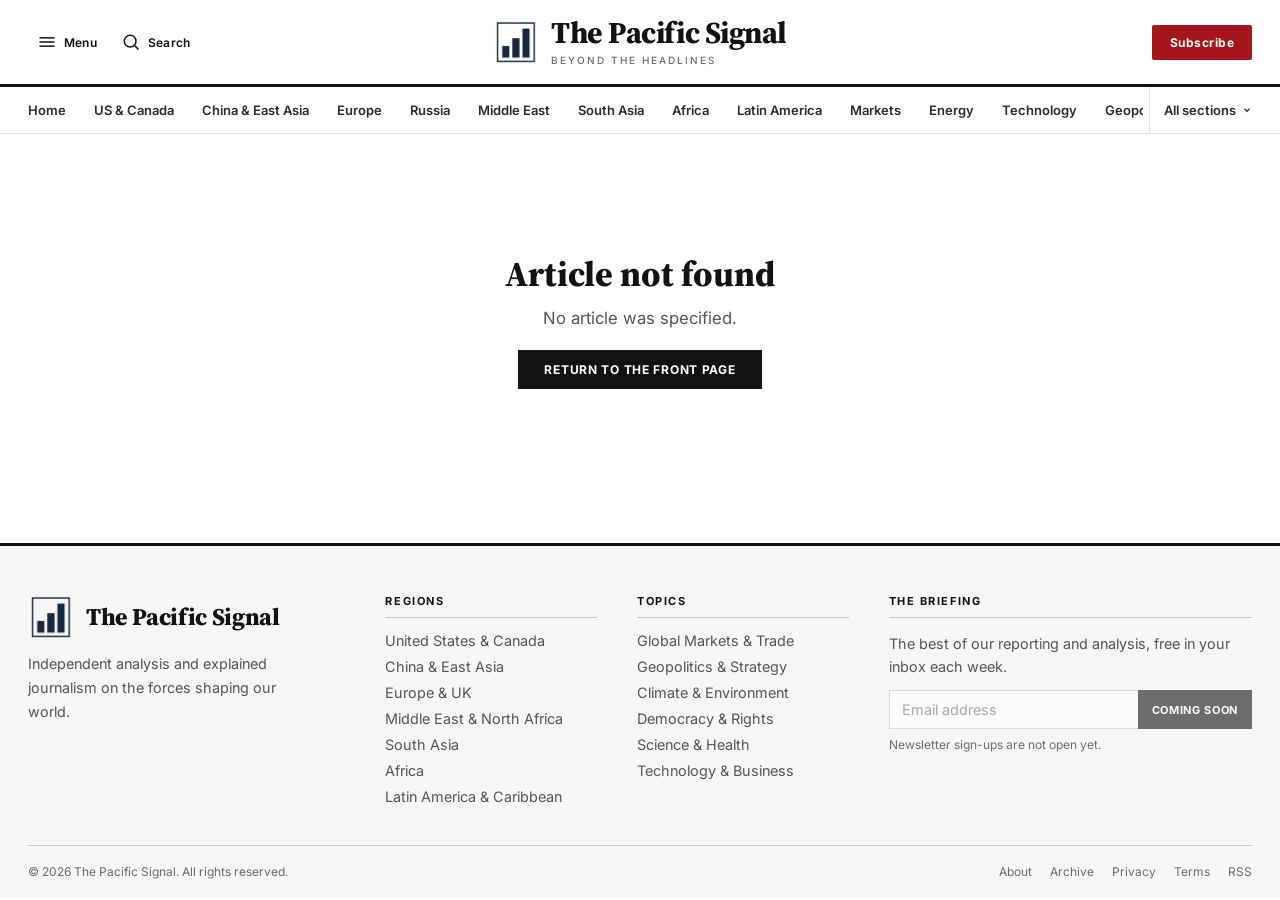
<file: article.html>
<!DOCTYPE html>
<html lang="en">
<head>
<meta charset="UTF-8">
<meta name="viewport" content="width=device-width, initial-scale=1.0">
<title>The Pacific Signal</title>
<!-- Description, canonical, Open Graph, Twitter and NewsArticle JSON-LD are injected per article
     by functions/article/[slug].js, so they are intentionally not hard-coded here. -->
<link rel="alternate" type="application/rss+xml" title="The Pacific Signal — RSS" href="/api/rss.xml">
<link rel="preconnect" href="https://fonts.googleapis.com">
<link rel="preconnect" href="https://fonts.gstatic.com" crossorigin>
<link rel="preload" as="style" href="https://fonts.googleapis.com/css2?family=Inter:wght@400;500;600;700&family=Source+Serif+4:ital,opsz,wght@0,8..60,400;0,8..60,600;0,8..60,700;0,8..60,800;1,8..60,400&display=swap" onload="this.onload=null;this.rel='stylesheet'">
<noscript><link href="https://fonts.googleapis.com/css2?family=Inter:wght@400;500;600;700&family=Source+Serif+4:ital,opsz,wght@0,8..60,400;0,8..60,600;0,8..60,700;0,8..60,800;1,8..60,400&display=swap" rel="stylesheet"></noscript>
<link rel="icon" type="image/png" href="/images/tps-192.png">
<link rel="apple-touch-icon" href="/images/tps-192.png">
<link rel="stylesheet" href="/assets/site.css?v=20261106">
<style>
/* ── ARTICLE LAYOUT ── */
.art-grid{display:grid;grid-template-columns:minmax(0,760px) 300px;justify-content:center;gap:56px;padding-top:26px;align-items:start}
/* No Most Read column? Keep the article centred instead of leaving a blank 300px on the right */
.art-grid:has(>.side[style*="none"]){grid-template-columns:minmax(0,760px)}
.crumb{font:500 12px var(--sans);color:var(--ink4);display:flex;gap:8px;flex-wrap:wrap;margin-bottom:20px}
.crumb a:hover{color:var(--accent)}
.crumb .sep{color:var(--rule2)}
.art-kicker{display:inline-block;margin-bottom:14px;font-size:12px}
.art-kicker:hover{text-decoration:underline}
.art-title{font:800 clamp(2.05rem,4.6vw,3.3rem)/1.07 var(--serif);letter-spacing:-.022em;margin-bottom:16px}
.art-dek{font:400 clamp(1.15rem,2vw,1.4rem)/1.45 var(--serif);color:var(--ink3);margin-bottom:22px}
.art-by{display:flex;align-items:center;justify-content:space-between;gap:18px;flex-wrap:wrap;padding:14px 0;border-top:1px solid var(--rule);border-bottom:1px solid var(--rule);margin-bottom:26px}
.by-l{font:400 13px/1.55 var(--sans);color:var(--ink3)}
.by-name{font:700 14px var(--sans);color:var(--ink);display:block}
.by-l .upd{color:var(--ink4)}
.share{display:flex;gap:6px;align-items:center}
.sh{width:38px;height:38px;border:1px solid var(--rule2);border-radius:50%;display:inline-flex;align-items:center;justify-content:center;color:var(--ink2);background:none;transition:all .15s}
.sh:hover{background:var(--ink);color:var(--on-ink);border-color:var(--ink)}
.sh svg{width:16px;height:16px}
.art-fig{margin:0 0 30px}
.art-fig img{width:100%;max-height:560px;object-fit:cover;background:var(--bg3)}

/* Article body */
.art-body{font:400 1.2rem/1.72 var(--serif);color:var(--ink2)}
.art-body>*:first-child{margin-top:0}
.art-body p{margin-bottom:1.35em}
.art-body>p:first-of-type{font-size:1.28rem;color:var(--ink)}
.art-body h2{font:800 1.65rem/1.2 var(--serif);letter-spacing:-.012em;color:var(--ink);margin:2em 0 .6em}
.art-body h3{font:700 1.3rem/1.25 var(--serif);color:var(--ink);margin:1.7em 0 .5em}
.art-body h4{font:700 1.1rem/1.3 var(--sans);color:var(--ink);margin:1.5em 0 .5em}
.art-body a{color:var(--accent);text-decoration:underline;text-underline-offset:3px;text-decoration-thickness:1px}
.art-body a:hover{text-decoration-thickness:2px}
.art-body strong{font-weight:700;color:var(--ink)}
.art-body ul,.art-body ol{margin:0 0 1.35em 1.5em}
.art-body li{margin-bottom:.45em;padding-left:.2em}
.art-body blockquote{margin:2em 0;padding:4px 0 4px 24px;border-left:4px solid var(--accent)}
.art-body blockquote p{font:italic 600 1.55rem/1.4 var(--serif);color:var(--ink);margin:0}
.art-body figure,.art-body img{margin:2em 0}
.art-body img{width:100%;height:auto}
.art-body figure img{margin:0}
.art-body figcaption{font:400 12.5px/1.5 var(--sans);color:var(--ink4);margin-top:9px}
.art-body hr{border:none;border-top:1px solid var(--rule);margin:2.4em 0}
.art-body pre{background:var(--bg2);border:1px solid var(--rule);padding:16px 18px;font:400 .85rem/1.6 ui-monospace,Menlo,Consolas,monospace;overflow-x:auto;margin:1.6em 0}
.art-body code{font:400 .86em ui-monospace,Menlo,Consolas,monospace;background:var(--bg2);padding:2px 5px}
.art-body pre code{background:none;padding:0}
.art-body table{width:100%;border-collapse:collapse;margin:1.8em 0;font:400 .95rem var(--sans);display:block;overflow-x:auto}
.art-body th,.art-body td{padding:10px 14px;border:1px solid var(--rule);text-align:left}
.art-body th{background:var(--bg2);font-weight:700;font-size:.8rem;letter-spacing:.04em;text-transform:uppercase;color:var(--ink3)}
.art-body iframe,.art-body video{max-width:100%;margin:1.6em 0}

.art-foot{margin-top:38px;padding-top:20px;border-top:2px solid var(--strong);display:flex;align-items:center;justify-content:space-between;gap:16px;flex-wrap:wrap}
.art-foot .lbl{font:700 11px var(--sans);letter-spacing:.1em;text-transform:uppercase;color:var(--ink3)}
.copied{font:600 12px var(--sans);color:var(--accent);margin-left:8px;opacity:0;transition:opacity .2s}
.copied.on{opacity:1}

/* Sidebar */
.side{position:sticky;top:70px}
.side .sec-hd{border-top-width:2px}
.side .sec-ttl{font-size:1.05rem}
.mr{display:flex;gap:12px;padding:14px 0;border-bottom:1px solid var(--rule);align-items:flex-start}
.mr:last-child{border-bottom:none}
.mr-n{font:800 2rem/1 var(--serif);color:var(--accent);min-width:26px}
.mr-ttl{font:700 .98rem/1.3 var(--serif)}
.mr:hover .mr-ttl{color:var(--accent)}
.mr .kicker{display:block;font-size:10px;margin-bottom:5px;color:var(--ink4)}

/* More from section */
.more-wrap{margin-top:56px}
.rel{display:grid;grid-template-columns:repeat(4,1fr)}
.rc{display:block;padding:0 20px;border-right:1px solid var(--rule)}
.rc:first-child{padding-left:0}
.rc:last-child{border-right:none;padding-right:0}
.rc-img{aspect-ratio:3/2;overflow:hidden;background:var(--bg3);margin-bottom:12px}
.rc-img img{width:100%;height:100%;object-fit:cover}
.rc .kicker{display:block;margin-bottom:7px;font-size:10px}
.rc-ttl{font:700 1.08rem/1.28 var(--serif);margin-bottom:8px}
.rc:hover .rc-ttl{color:var(--accent)}

.state{text-align:center;padding:90px 20px}
.state h1{font:800 2.2rem var(--serif);margin-bottom:10px}
.state p{font:400 1.05rem var(--sans);color:var(--ink3);margin-bottom:22px}
.btn-back{display:inline-block;font:700 12px var(--sans);letter-spacing:.06em;text-transform:uppercase;padding:12px 26px;background:var(--ink);color:var(--on-ink)}

@media(max-width:1000px){
  .art-grid{grid-template-columns:minmax(0,760px);justify-content:center;gap:10px}
  .side{position:static;margin-top:44px}
  .rel{grid-template-columns:1fr 1fr;row-gap:28px}
  .rc:nth-child(2){border-right:none;padding-right:0}
  .rc:nth-child(3){padding-left:0}
}
@media(max-width:560px){
  .art-body{font-size:1.1rem;line-height:1.7}
  .art-body>p:first-of-type{font-size:1.15rem}
  .art-body blockquote p{font-size:1.3rem}
  .rel{grid-template-columns:1fr}
  .rc{padding:0 0 22px;border-right:none;border-bottom:1px solid var(--rule)}
  .rc:last-child{border-bottom:none}
  .art-by{align-items:flex-start}
}
@media print{
  .util,.mast,.nav,.site-footer,.side,.share,.art-foot,.more-wrap,.prog{display:none!important}
  .art-grid{display:block}.art-body{max-width:none;font-size:12pt}
}
</style>
</head>
<body>
<a href="#main" class="skip">Skip to content</a>
<div class="prog" id="prog"></div>

<header class="mast"><div class="wrap">
  <div class="mast-l">
    <button class="icon-btn" onclick="openMenu()" aria-label="Open menu"><svg viewBox="0 0 24 24" fill="none" stroke="currentColor" stroke-width="1.8"><line x1="3" y1="7" x2="21" y2="7"/><line x1="3" y1="12" x2="21" y2="12"/><line x1="3" y1="17" x2="21" y2="17"/></svg><span class="lbl">Menu</span></button>
    <button class="icon-btn" onclick="openSearch()" aria-label="Search"><svg viewBox="0 0 24 24" fill="none" stroke="currentColor" stroke-width="1.8"><circle cx="11" cy="11" r="7"/><line x1="21" y1="21" x2="16.65" y2="16.65"/></svg><span class="lbl">Search</span></button>
  </div>
  <a href="/" class="logo" aria-label="The Pacific Signal — home">
    <img src="/images/tps-96.png" alt="" width="46" height="46">
    <span class="logo-t"><span class="logo-name">The Pacific Signal</span><span class="logo-tag">Beyond the Headlines</span></span>
  </a>
  <div class="mast-r"><a href="/#subscribe" class="btn-sub">Subscribe</a></div>
</div></header>

<nav class="nav" id="siteNav" aria-label="Sections"><div class="wrap">
  <div class="nav-scroll"><a href="/" class="nav-a" data-nav="home">Home</a><a href="/section/united-states-canada" class="nav-a" data-nav="united-states-canada">US &amp; Canada</a><a href="/section/china-east-asia" class="nav-a" data-nav="china-east-asia">China &amp; East Asia</a><a href="/section/europe-uk" class="nav-a" data-nav="europe-uk">Europe</a><a href="/section/russia-post-soviet" class="nav-a" data-nav="russia-post-soviet">Russia</a><a href="/section/middle-east-north-africa" class="nav-a" data-nav="middle-east-north-africa">Middle East</a><a href="/section/south-asia" class="nav-a" data-nav="south-asia">South Asia</a><a href="/section/africa" class="nav-a" data-nav="africa">Africa</a><a href="/section/latin-america-caribbean" class="nav-a" data-nav="latin-america-caribbean">Latin America</a><a href="/section/global-markets-trade" class="nav-a" data-nav="global-markets-trade">Markets</a><a href="/section/energy-commodities" class="nav-a" data-nav="energy-commodities">Energy</a><a href="/section/technology-business" class="nav-a" data-nav="technology-business">Technology</a><a href="/section/geopolitics-strategy" class="nav-a" data-nav="geopolitics-strategy">Geopolitics</a></div>
  <button class="nav-more" onclick="openMenu()">All sections <svg width="10" height="10" viewBox="0 0 24 24" fill="none" stroke="currentColor" stroke-width="3"><polyline points="6 9 12 15 18 9"/></svg></button>
</div></nav>

<div class="search-ov" id="searchOv" onclick="if(event.target===this)closeSearch()">
  <div class="search-panel" role="dialog" aria-label="Search">
    <div class="search-in-row">
      <svg viewBox="0 0 24 24" fill="none" stroke="currentColor" stroke-width="1.8"><circle cx="11" cy="11" r="7"/><line x1="21" y1="21" x2="16.65" y2="16.65"/></svg>
      <input type="text" class="search-input" id="searchInput" placeholder="Search The Pacific Signal" oninput="onSearchInput()" autocomplete="off">
      <button class="search-close" onclick="closeSearch()" aria-label="Close search">&#10005;</button>
    </div>
    <div class="search-results" id="searchResults"></div>
  </div>
</div>

<div class="fp-menu" id="fpMenu" role="dialog" aria-modal="true" aria-label="Site menu">
  <div class="fp-head">
    <a href="/" class="logo" aria-label="The Pacific Signal — home">
    <img src="/images/tps-96.png" alt="" width="46" height="46">
    <span class="logo-t"><span class="logo-name">The Pacific Signal</span><span class="logo-tag">Beyond the Headlines</span></span>
  </a>
    <button class="fp-close" onclick="closeMenu()" aria-label="Close menu">&#10005;</button>
  </div>
  <div class="fp-body">
    <div><div class="fp-ttl">Regions</div><a href="/section/united-states-canada" class="fp-link">United States &amp; Canada</a><a href="/section/china-east-asia" class="fp-link">China &amp; East Asia</a><a href="/section/europe-uk" class="fp-link">Europe &amp; UK</a><a href="/section/russia-post-soviet" class="fp-link">Russia &amp; Post-Soviet</a><a href="/section/middle-east-north-africa" class="fp-link">Middle East &amp; North Africa</a><a href="/section/south-asia" class="fp-link">South Asia</a><a href="/section/southeast-asia-oceania" class="fp-link">Southeast Asia &amp; Oceania</a><a href="/section/africa" class="fp-link">Africa</a><a href="/section/latin-america-caribbean" class="fp-link">Latin America &amp; Caribbean</a><a href="/section/arctic-global-commons" class="fp-link">Arctic &amp; Global Commons</a></div>
    <div><div class="fp-ttl">Topics</div><a href="/section/geopolitics-strategy" class="fp-link">Geopolitics &amp; Strategy</a><a href="/section/global-markets-trade" class="fp-link">Global Markets &amp; Trade</a><a href="/section/energy-commodities" class="fp-link">Energy &amp; Commodities</a><a href="/section/technology-business" class="fp-link">Technology &amp; Business</a><a href="/section/cybersecurity-digital" class="fp-link">Cybersecurity &amp; Digital</a><a href="/section/science-health" class="fp-link">Science &amp; Health</a><a href="/section/climate-environment" class="fp-link">Climate &amp; Environment</a><a href="/section/democracy-rights" class="fp-link">Democracy &amp; Rights</a><a href="/section/religion-culture-identity" class="fp-link">Religion, Culture &amp; Identity</a><a href="/section/arts-media-sports" class="fp-link">Arts, Media &amp; Sports</a><a href="/section/sports" class="fp-link">Sports</a></div>
  </div>
  <div class="fp-foot">
    <div class="theme-toggle" role="group" aria-label="Theme">
      <button class="theme-opt" id="themeOptLight" onclick="setTheme('light')">Classic</button>
      <button class="theme-opt" id="themeOptDark" onclick="setTheme('dark')">Briefing</button>
    </div>
    <a href="/#subscribe" class="btn-sub" onclick="closeMenu()">Subscribe</a>
  </div>
</div>

<main id="main">
  <div class="wrap">
    <div class="art-grid" id="artGrid">
      <article id="artCol">
        <span class="sk" style="height:12px;width:200px;margin-bottom:22px"></span>
        <span class="sk" style="height:12px;width:90px;margin-bottom:16px"></span>
        <span class="sk" style="height:46px;margin-bottom:12px"></span>
        <span class="sk" style="height:46px;width:70%;margin-bottom:20px"></span>
        <span class="sk" style="height:18px;width:85%;margin-bottom:26px"></span>
        <span class="sk" style="height:50px;margin-bottom:26px"></span>
        <span class="sk" style="aspect-ratio:16/9;margin-bottom:30px"></span>
        <span class="sk" style="height:16px;margin-bottom:12px;max-width:700px"></span>
        <span class="sk" style="height:16px;margin-bottom:12px;max-width:700px"></span>
        <span class="sk" style="height:16px;width:60%;margin-bottom:12px"></span>
      </article>
      <aside class="side" id="side" style="display:none">
        <div class="sec-hd"><span class="sec-ttl">Most Read</span></div>
        <div id="mostList"></div>
      </aside>
    </div>
    <section class="more-wrap" id="moreWrap" style="display:none">
      <div class="sec-hd"><span class="sec-ttl" id="moreTtl">More from The Pacific Signal</span></div>
      <div class="rel" id="relGrid"></div>
    </section>
  </div>
</main>

<footer class="site-footer" id="subscribe"><div class="wrap">
  <div class="ft-top">
    <div class="ft-brand">
      <a href="/" class="logo" style="justify-content:flex-start"><img src="/images/tps-96.png" alt="" width="34" height="34"><span class="logo-name">The Pacific Signal</span></a>
      <p class="ft-desc">Independent analysis and explained journalism on the forces shaping our world.</p>
    </div>
    <div><div class="ft-col-ttl">Regions</div><div class="ft-links"><a href="/section/united-states-canada">United States &amp; Canada</a><a href="/section/china-east-asia">China &amp; East Asia</a><a href="/section/europe-uk">Europe &amp; UK</a><a href="/section/middle-east-north-africa">Middle East &amp; North Africa</a><a href="/section/south-asia">South Asia</a><a href="/section/africa">Africa</a><a href="/section/latin-america-caribbean">Latin America &amp; Caribbean</a></div></div>
    <div><div class="ft-col-ttl">Topics</div><div class="ft-links"><a href="/section/global-markets-trade">Global Markets &amp; Trade</a><a href="/section/geopolitics-strategy">Geopolitics &amp; Strategy</a><a href="/section/climate-environment">Climate &amp; Environment</a><a href="/section/democracy-rights">Democracy &amp; Rights</a><a href="/section/science-health">Science &amp; Health</a><a href="/section/technology-business">Technology &amp; Business</a></div></div>
    <div>
      <div class="ft-col-ttl">The Briefing</div>
      <p class="ft-nl">The best of our reporting and analysis, free in your inbox each week.</p>
      <form onsubmit="event.preventDefault();return false"><div class="ft-form"><input type="email" class="ft-email" placeholder="Email address" aria-label="Email address" disabled><button type="submit" class="ft-btn" disabled>Coming soon</button></div></form>
      <p class="ft-msg">Newsletter sign-ups are not open yet.</p>
    </div>
  </div>
  <div class="ft-bot">
    <span class="ft-copy" id="ftCopy">&copy; The Pacific Signal. All rights reserved.</span>
    <div class="ft-legal"><a href="/about.html">About</a><a href="/archive.html">Archive</a><a href="/privacy.html">Privacy</a><a href="/terms.html">Terms</a><a href="/api/rss.xml">RSS</a></div>
  </div>
</div></footer>

<script src="/assets/site.js?v=20261106"></script>
<script>
var ARTICLE_URL='';

/* ── Which article? /article/<slug> (pretty) or legacy /article.html?slug=<slug> ── */
function currentSlug(){
  var m=location.pathname.match(/^\/article\/([a-z0-9-]+)\/?$/);
  if(m)return m[1];
  var q=new URLSearchParams(location.search).get('slug');
  return q&&/^[a-z0-9-]+$/.test(q)?q:null;
}

/* Count one read per reader, per article, per day, after ~5 seconds on the page. */
function recordView(slug){
  var key='tps-view:'+slug,today=new Date().toISOString().slice(0,10);
  try{if(localStorage.getItem(key)===today)return}catch(e){}
  function send(){
    try{localStorage.setItem(key,today)}catch(e){}
    try{fetch('/api/view/'+encodeURIComponent(slug),{method:'POST',keepalive:true})}catch(e){}
  }
  setTimeout(function(){
    if(document.visibilityState==='visible')return send();
    document.addEventListener('visibilitychange',function once(){
      if(document.visibilityState==='visible'){document.removeEventListener('visibilitychange',once);send()}
    });
  },5000);
}
async function init(){
  markNav('__none__');
  var slug=currentSlug(),data=window.__TPS_PRELOAD__||null;
  if(!slug&&!data)return showState('Article not found','No article was specified.');
  try{
    if(!data){
      var r=null,tries=0;
      while(tries<2){
        try{r=await fetch('/api/article/'+slug,{headers:{'Accept':'application/json'}});break}
        catch(e){tries++;if(tries>=2)throw e;await new Promise(function(ok){setTimeout(ok,600)})}
      }
      if(r.status===404)return showState('Article not found','This story may have been moved or removed.');
      if(!r.ok)throw new Error('API '+r.status);
      data=await r.json();
    }
    if(!data||!data.article)throw new Error('No article in response');
    var a=data.article;
    ARTICLE_URL=location.origin+articleUrl(a.slug);
    // Legacy ?slug= links get upgraded to the pretty URL in the address bar
    if(location.pathname.indexOf('/article/')!==0){try{history.replaceState(null,'',articleUrl(a.slug))}catch(e){}}
    document.title=a.title+' \u2014 The Pacific Signal';
    renderArticle(a);
    try{recordView(a.slug||slug)}catch(e){}
    try{markNav(a.category_slug||'__none__')}catch(e){}
    try{renderRelated(data.related||[],a)}catch(e){console.error(e)}
    try{loadMostRead(a.slug)}catch(e){}
    try{startProgress()}catch(e){}
  }catch(e){
    try{console.error('Article load failed:',e)}catch(_){}
    showState('Unable to load this article','Please check your connection and try again.');
  }
}

function showState(h,p){
  document.getElementById('artGrid').innerHTML='<div class="state" style="grid-column:1/-1"><h1>'+esc(h)+'</h1><p>'+esc(p)+'</p><a href="/" class="btn-back">Return to the front page</a></div>';
}

/* ── Content: HTML from the editor, or Markdown ── */
function hasHtml(raw){return /<[a-z][\s\S]*>/i.test(raw||'')}
function inlineMd(s){
  return s.replace(/!\[([^\]]*)\]\(([^)\s]+)\)/g,'<img src="$2" alt="$1" loading="lazy">')
    .replace(/\[([^\]]+)\]\(([^)\s]+)\)/g,'<a href="$2" rel="noopener">$1</a>')
    .replace(/\*\*([^*]+)\*\*/g,'<strong>$1</strong>')
    .replace(/(^|[^*])\*([^*\n]+)\*/g,'$1<em>$2</em>')
    .replace(/`([^`]+)`/g,'<code>$1</code>');
}
function mdToHtml(raw){
  var safe=String(raw||'').replace(/&/g,'&amp;').replace(/</g,'&lt;');
  return safe.split(/\n{2,}/).map(function(b){
    b=b.trim();if(!b)return'';
    var m;
    if((m=b.match(/^(#{2,4}) (.+)$/)))return'<h'+m[1].length+'>'+inlineMd(m[2])+'</h'+m[1].length+'>';
    if(/^---+$/.test(b))return'<hr>';
    if(/^&gt; /.test(b)||/^> /.test(b))return'<blockquote><p>'+inlineMd(b.replace(/^(&gt;|>) ?/gm,'').replace(/\n/g,' '))+'</p></blockquote>';
    if(/^[-*] /.test(b))return'<ul>'+b.split('\n').map(function(l){return'<li>'+inlineMd(l.replace(/^[-*] /,''))+'</li>'}).join('')+'</ul>';
    if(/^\d+\. /.test(b))return'<ol>'+b.split('\n').map(function(l){return'<li>'+inlineMd(l.replace(/^\d+\. /,''))+'</li>'}).join('')+'</ol>';
    return'<p>'+inlineMd(b).replace(/\n/g,'<br>')+'</p>';
  }).join('');
}
function renderContent(raw){return hasHtml(raw)?raw:mdToHtml(raw)}
function wordCount(raw){return ((raw||'').replace(/<[^>]*>/g,' ').replace(/\s+/g,' ').trim().split(' ').filter(Boolean).length)||1}

/* ── Article ── */
var ICON={
 x:'<svg viewBox="0 0 24 24" fill="currentColor"><path d="M18.244 2.25h3.308l-7.227 8.26 8.502 11.24H16.17l-4.714-6.231-5.401 6.231H2.744l7.737-8.852L1.745 2.25H8.2l4.259 5.63L18.244 2.25zm-1.161 17.52h1.833L7.084 4.126H5.117z"/></svg>',
 fb:'<svg viewBox="0 0 24 24" fill="currentColor"><path d="M24 12.07C24 5.45 18.63.07 12 .07S0 5.45 0 12.07c0 5.99 4.39 10.95 10.13 11.85v-8.39H7.08v-3.46h3.05V9.43c0-3.01 1.79-4.67 4.53-4.67 1.31 0 2.69.23 2.69.23v2.95h-1.51c-1.49 0-1.96.93-1.96 1.87v2.25h3.33l-.53 3.46h-2.8v8.39C19.61 23.02 24 18.06 24 12.07z"/></svg>',
 wa:'<svg viewBox="0 0 24 24" fill="currentColor"><path d="M17.47 14.38c-.3-.15-1.76-.87-2.03-.97-.27-.1-.47-.15-.67.15-.2.3-.77.97-.94 1.17-.17.2-.35.22-.65.07-.3-.15-1.27-.47-2.42-1.49-.89-.8-1.5-1.78-1.67-2.08-.17-.3-.02-.46.13-.61.14-.13.3-.35.45-.52.15-.17.2-.3.3-.5.1-.2.05-.37-.02-.52-.08-.15-.67-1.61-.92-2.2-.24-.58-.49-.5-.67-.51h-.57c-.2 0-.52.07-.8.37-.27.3-1.04 1.02-1.04 2.48s1.07 2.88 1.22 3.08c.15.2 2.1 3.2 5.08 4.49.71.31 1.26.49 1.69.63.71.23 1.36.2 1.87.12.57-.09 1.76-.72 2.01-1.41.25-.69.25-1.29.17-1.41-.07-.12-.27-.2-.57-.35zM12.05 21.8h-.01a9.9 9.9 0 0 1-5.03-1.38l-.36-.21-3.74.98 1-3.65-.24-.37a9.86 9.86 0 0 1-1.51-5.26c0-5.45 4.44-9.88 9.89-9.88 2.64 0 5.12 1.03 6.99 2.9a9.82 9.82 0 0 1 2.89 6.99c0 5.45-4.44 9.88-9.88 9.88zM20.52 3.45A11.8 11.8 0 0 0 12.05 0C5.5 0 .16 5.34.16 11.89c0 2.1.55 4.14 1.59 5.95L.06 24l6.3-1.65a11.88 11.88 0 0 0 5.68 1.45h.01c6.55 0 11.89-5.34 11.89-11.89 0-3.18-1.24-6.16-3.48-8.41z"/></svg>',
 mail:'<svg viewBox="0 0 24 24" fill="none" stroke="currentColor" stroke-width="1.8"><rect x="3" y="5" width="18" height="14" rx="2"/><polyline points="3 7 12 13 21 7"/></svg>',
 link:'<svg viewBox="0 0 24 24" fill="none" stroke="currentColor" stroke-width="1.8"><path d="M10 14a4 4 0 0 0 5.66 0l3-3a4 4 0 0 0-5.66-5.66l-1 1"/><path d="M14 10a4 4 0 0 0-5.66 0l-3 3a4 4 0 0 0 5.66 5.66l1-1"/></svg>'
};
function shareHtml(a){
  var u=encodeURIComponent(ARTICLE_URL),t=encodeURIComponent(a.title);
  return '<div class="share" role="group" aria-label="Share this article">'
   +'<a class="sh" target="_blank" rel="noopener" aria-label="Share on X" href="https://twitter.com/intent/tweet?url='+u+'&text='+t+'">'+ICON.x+'</a>'
   +'<a class="sh" target="_blank" rel="noopener" aria-label="Share on Facebook" href="https://www.facebook.com/sharer/sharer.php?u='+u+'">'+ICON.fb+'</a>'
   +'<a class="sh" target="_blank" rel="noopener" aria-label="Share on WhatsApp" href="https://wa.me/?text='+t+'%20'+u+'">'+ICON.wa+'</a>'
   +'<a class="sh" aria-label="Share by email" href="mailto:?subject='+t+'&body='+u+'">'+ICON.mail+'</a>'
   +'<button class="sh" aria-label="Copy link" onclick="copyLink(this)">'+ICON.link+'</button><span class="copied" role="status"></span>'
   +'</div>';
}
function copyLink(btn){
  var done=function(){var s=btn.parentNode.querySelector('.copied');s.textContent='Link copied';s.classList.add('on');setTimeout(function(){s.classList.remove('on')},2000)};
  if(navigator.clipboard&&navigator.clipboard.writeText)navigator.clipboard.writeText(ARTICLE_URL).then(done);
  else{var i=document.createElement('input');i.value=ARTICLE_URL;document.body.appendChild(i);i.select();try{document.execCommand('copy');done()}catch(e){}document.body.removeChild(i)}
}

function renderArticle(a){
  var pub=a.published_at||a.created_at;
  var rt=Math.max(1,Math.round(wordCount(a.content)/230));
  var upd='';
  if(a.updated_at&&pub&&(new Date(a.updated_at)-new Date(pub))>10*60*1000)
    upd='<br><span class="upd">Updated '+fmtDate(a.updated_at)+', '+fmtTime(a.updated_at)+'</span>';

  var h='<div class="crumb"><a href="/">Home</a>';
  if(a.category_name&&a.category_slug)h+='<span class="sep">/</span><a href="'+sectionUrl(a.category_slug)+'">'+esc(a.category_name)+'</a>';
  h+='</div>';
  if(a.category_name)h+='<a class="kicker art-kicker" href="'+sectionUrl(a.category_slug||'')+'">'+esc(a.category_name)+'</a><br>';
  h+='<h1 class="art-title">'+esc(a.title)+'</h1>';
  if(a.excerpt)h+='<p class="art-dek">'+esc(a.excerpt)+'</p>';
  h+='<div class="art-by"><div class="by-l"><span class="by-name">By '+esc(a.author||'The Pacific Signal')+'</span>'
    +'<time datetime="'+esc(pub||'')+'">'+fmtDate(pub)+', '+fmtTime(pub)+'</time> &middot; '+rt+' min read'+upd+'</div>'+shareHtml(a)+'</div>';
  if(a.image_url)h+='<figure class="art-fig">'+imgTag(a.image_url,[480,800,1200],'(min-width:1000px) 760px, 100vw',{eager:true,alt:a.title,noDims:true})+'</figure>';
  h+='<div class="art-body" id="artBody">'+renderContent(a.content)+'</div>';
  h+='<div class="art-foot"><span class="lbl">Share this story</span>'+shareHtml(a)+'</div>';
  document.getElementById('artCol').innerHTML=h;
  // Links inside article body: external links open safely in a new tab
  document.querySelectorAll('#artBody a[href^="http"]').forEach(function(l){
    if(l.hostname!==location.hostname){l.target='_blank';l.rel='noopener'}
  });
}

function renderRelated(rel,a){
  if(!rel.length)return;
  document.getElementById('moreWrap').style.display='block';
  document.getElementById('moreTtl').textContent=a.category_name?'More from '+a.category_name:'More from The Pacific Signal';
  document.getElementById('relGrid').innerHTML=rel.slice(0,4).map(function(x){
    return '<a href="'+articleUrl(x.slug)+'" class="rc"><div class="rc-img">'
      +(x.image_url?imgTag(x.image_url,[320,480,720],'(min-width:1000px) 280px, (min-width:600px) 50vw, 100vw',{noDims:true}):'<div class="ph">TPS</div>')+'</div>'
      +'<span class="kicker">'+esc(x.category_name||'')+'</span>'
      +'<div class="rc-ttl">'+esc(x.title)+'</div>'
      +'<span class="meta">'+timeAgo(x.published_at||x.created_at)+'</span></a>';
  }).join('');
}

async function loadMostRead(currentSlug){
  try{
    var r=await fetch('/api/homepage?page=1');var d=await r.json();
    var list=(d.most_read||[]).filter(function(x){return x.slug!==currentSlug}).slice(0,5);
    if(!list.length)return;
    document.getElementById('side').style.display='block';
    document.getElementById('mostList').innerHTML=list.map(function(x,i){
      return '<a href="'+articleUrl(x.slug)+'" class="mr"><span class="mr-n">'+(i+1)+'</span><div>'
        +'<span class="kicker">'+esc(x.category_name||'')+'</span><div class="mr-ttl">'+esc(x.title)+'</div></div></a>';
    }).join('');
  }catch(e){}
}

/* Reading progress */
function startProgress(){
  var p=document.getElementById('prog');
  window.addEventListener('scroll',function(){
    var b=document.getElementById('artBody');if(!b)return;
    var r=b.getBoundingClientRect(),total=r.height-window.innerHeight*.5;
    var pct=Math.min(100,Math.max(0,(-r.top/Math.max(total,1))*100));
    p.style.width=pct+'%';
  },{passive:true});
}

init();
</script>
</body>
</html>
</file>
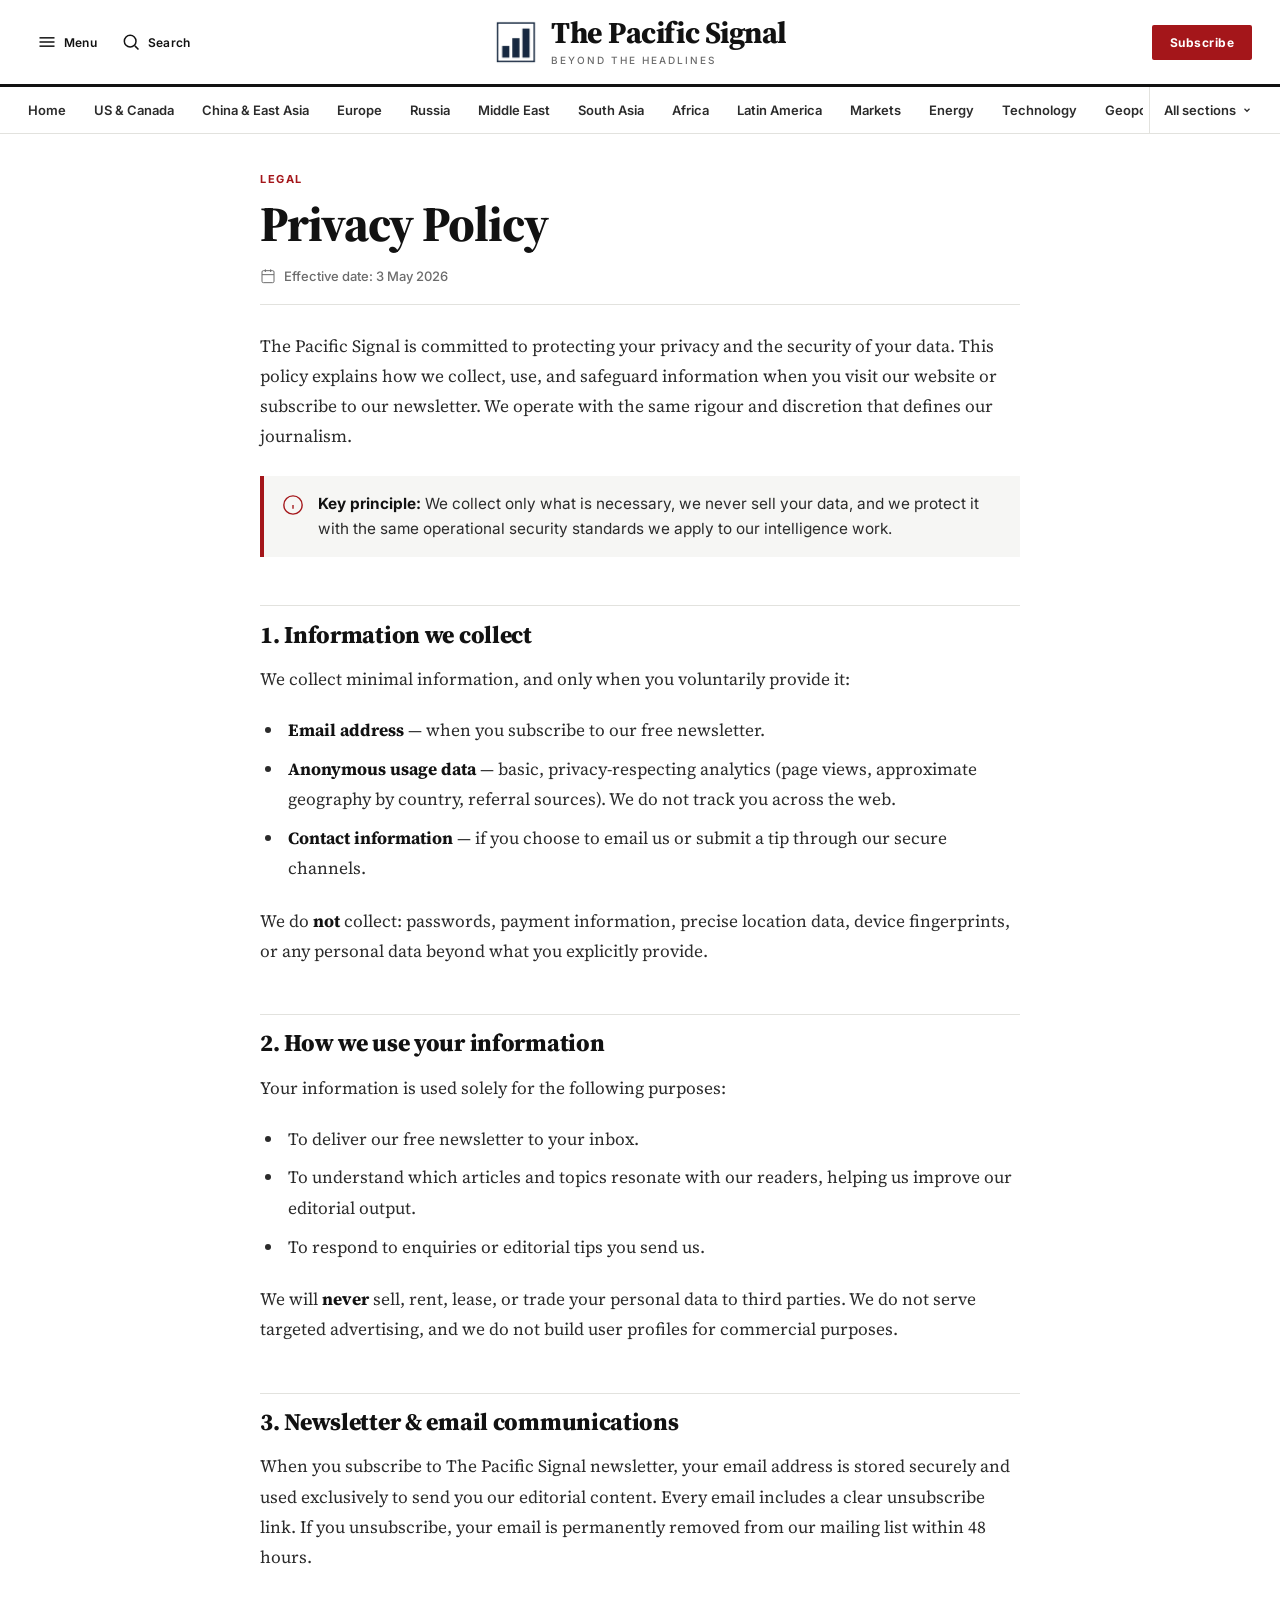
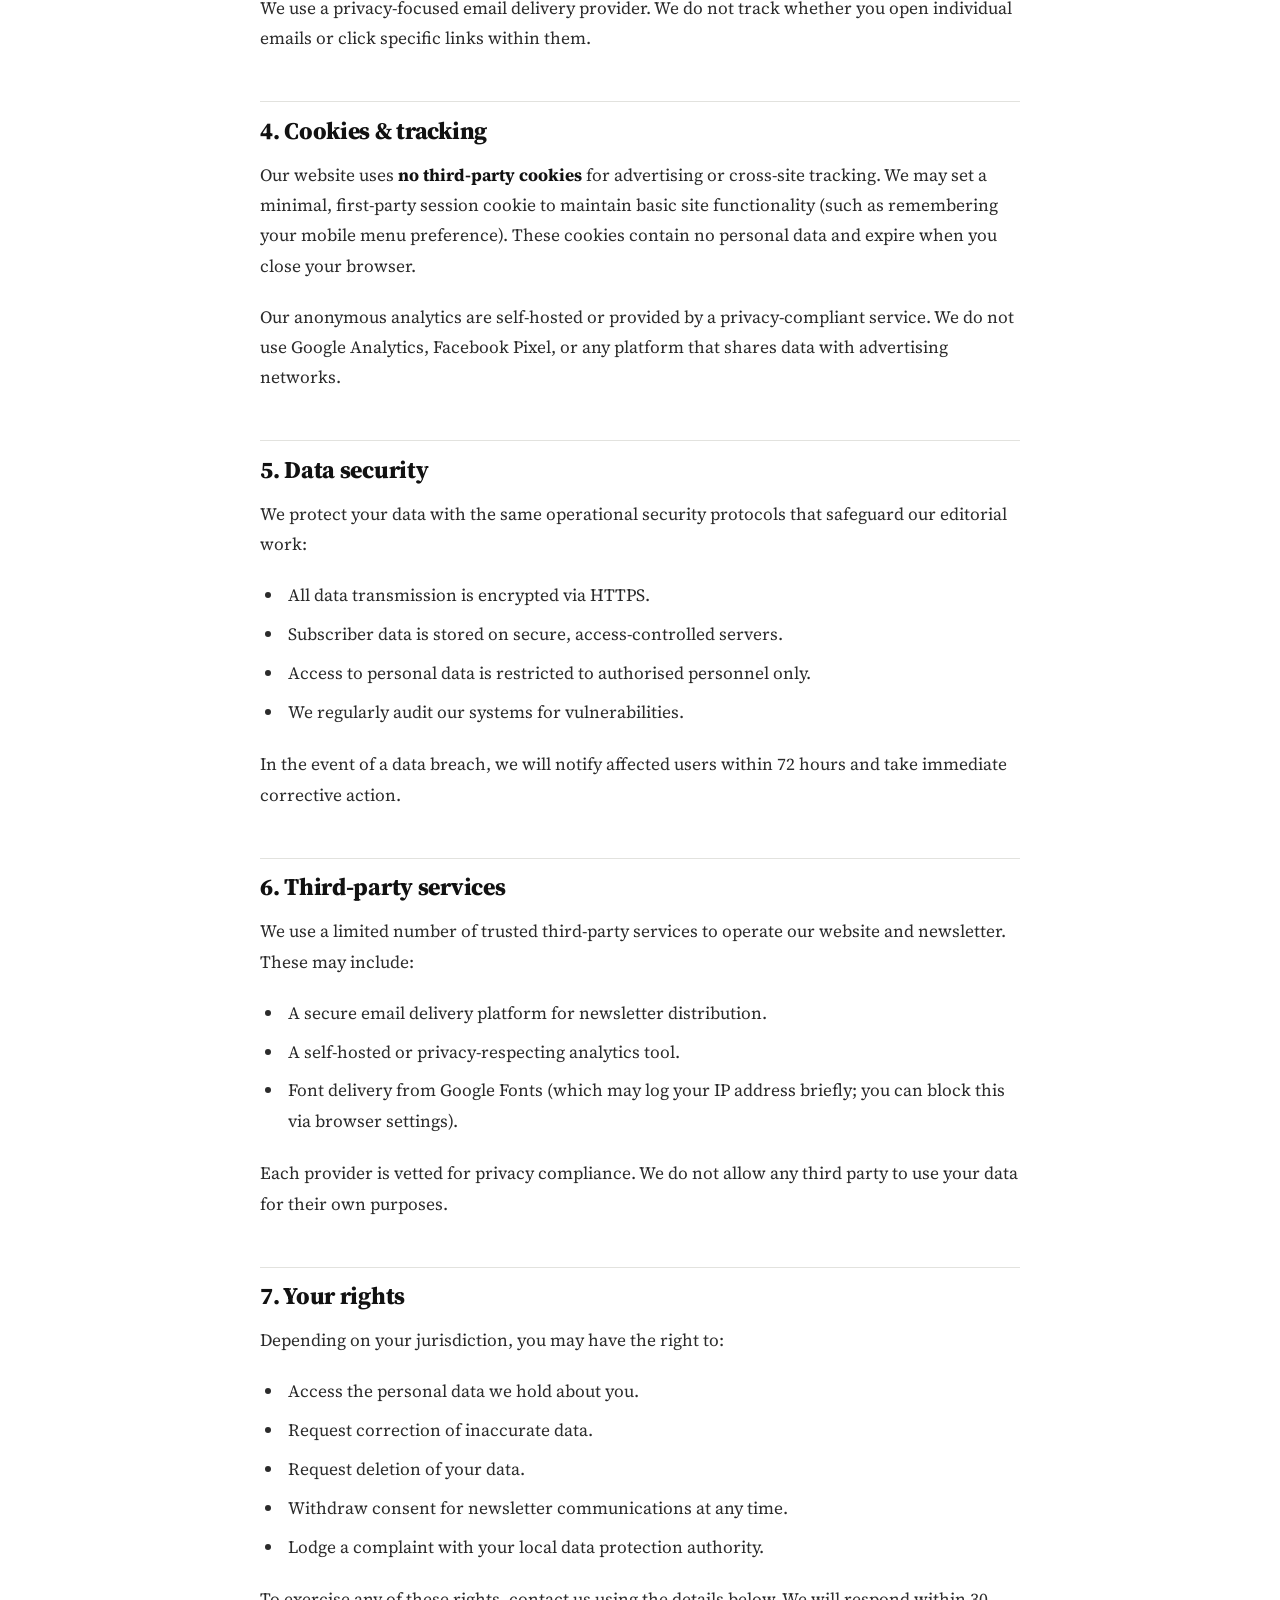
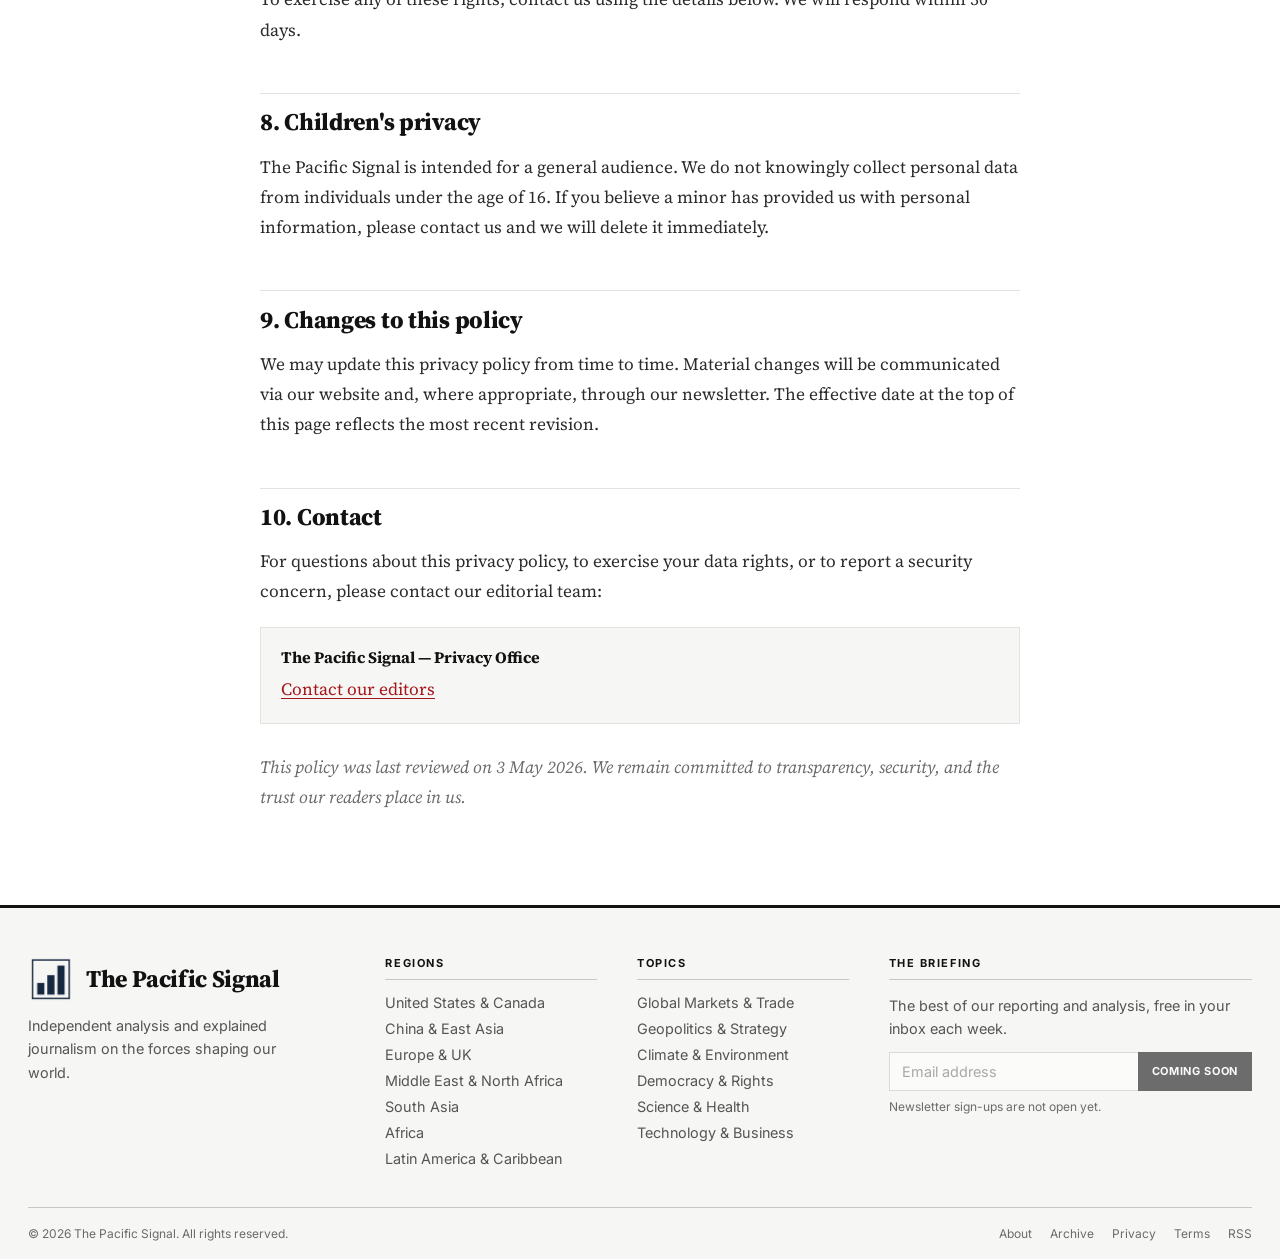
<file: privacy.html>
<!DOCTYPE html>
<html lang="en">
<head>
<meta charset="UTF-8">
<meta name="viewport" content="width=device-width, initial-scale=1.0, viewport-fit=cover">
<title>Privacy Policy — The Pacific Signal</title>
<meta name="description" content="The Pacific Signal privacy policy — how we collect, use, and protect your data.">
<link rel="canonical" href="https://thepacificsignal.pages.dev/privacy.html">
<link rel="preconnect" href="https://fonts.googleapis.com">
<link rel="preconnect" href="https://fonts.gstatic.com" crossorigin>
<link rel="preload" as="style" href="https://fonts.googleapis.com/css2?family=Inter:wght@400;500;600;700&family=Source+Serif+4:ital,opsz,wght@0,8..60,400;0,8..60,600;0,8..60,700;0,8..60,800;1,8..60,400&display=swap" onload="this.onload=null;this.rel='stylesheet'">
<noscript><link href="https://fonts.googleapis.com/css2?family=Inter:wght@400;500;600;700&family=Source+Serif+4:ital,opsz,wght@0,8..60,400;0,8..60,600;0,8..60,700;0,8..60,800;1,8..60,400&display=swap" rel="stylesheet"></noscript>
<link rel="icon" type="image/png" href="/images/tps-192.png">
<link rel="apple-touch-icon" href="/images/tps-192.png">
<link rel="stylesheet" href="/assets/site.css?v=20261106">
<style>
/* ── STATIC PAGES (about / privacy / terms) ── */
.pg{max-width:760px;margin:0 auto;padding:38px 0 8px}
.page-eyebrow{font:700 11px var(--sans);letter-spacing:.14em;text-transform:uppercase;color:var(--accent);margin-bottom:12px}
.page-title{font:800 clamp(2rem,5vw,3.1rem)/1.08 var(--serif);letter-spacing:-.022em;margin-bottom:16px}
.page-dek{font:400 clamp(1.1rem,2vw,1.3rem)/1.5 var(--serif);color:var(--ink3);margin-bottom:8px}
.page-updated{display:flex;align-items:center;gap:8px;font:500 13px var(--sans);color:var(--ink4);padding-bottom:20px;border-bottom:1px solid var(--rule)}
.page-updated svg{width:16px;height:16px}
.page-body{padding-top:26px;font:400 1.08rem/1.75 var(--serif);color:var(--ink2)}
.page-body p{margin-bottom:1.2em}
.page-body h2{font:800 1.5rem/1.2 var(--serif);letter-spacing:-.012em;color:var(--ink);margin:2em 0 .6em;padding-top:.6em;border-top:1px solid var(--rule)}
.page-body>h2:first-child{border-top:none;margin-top:0;padding-top:0}
.page-body h3{font:700 1.1rem/1.3 var(--serif);color:var(--ink);margin-bottom:6px}
.page-body ul,.page-body ol{margin:0 0 1.3em 1.4em}
.page-body li{margin-bottom:.5em;padding-left:.2em}
.page-body strong{font-weight:700;color:var(--ink)}
.page-body a{color:var(--accent);text-decoration:underline;text-underline-offset:3px;text-decoration-thickness:1px}
.info-card,.security-note{display:flex;gap:14px;align-items:flex-start;background:var(--bg2);border-left:4px solid var(--accent);padding:16px 18px;margin:1.6em 0;font:400 .96rem/1.6 var(--sans);color:var(--ink2)}
.info-card svg,.security-note svg{width:22px;height:22px;flex-shrink:0;color:var(--accent);margin-top:2px}
.info-card p{margin:0}
.values-grid{display:grid;grid-template-columns:1fr 1fr;gap:16px;margin:1.6em 0}
.value-card{border:1px solid var(--rule);border-top:3px solid var(--strong);padding:18px;background:var(--bg)}
.value-card p{font:400 .95rem/1.6 var(--sans);color:var(--ink3);margin:0}
.founder-block{display:flex;gap:18px;align-items:flex-start;border:1px solid var(--rule);padding:20px;margin:1.6em 0;background:var(--bg2)}
.founder-icon{width:56px;height:56px;border-radius:50%;background:var(--bg3);display:flex;align-items:center;justify-content:center;flex-shrink:0;color:var(--ink3)}
.founder-icon svg{width:26px;height:26px}
.founder-name{font:800 1.25rem var(--serif);color:var(--ink)}
.founder-role{font:700 11px var(--sans);letter-spacing:.1em;text-transform:uppercase;color:var(--accent);margin:4px 0 10px}
.founder-bio{font:400 .95rem/1.6 var(--sans);color:var(--ink3)}
.about-cta{background:var(--bg2);border-top:3px solid var(--strong);padding:26px;margin:2.2em 0 0;text-align:center}
.about-cta h2{border:none;margin:0 0 8px;padding:0}
.about-cta p{font:400 .98rem var(--sans);color:var(--ink3)}
.btn-cta{display:inline-block;font:700 12px var(--sans);letter-spacing:.06em;text-transform:uppercase;padding:13px 26px;background:var(--accent);color:#fff!important;text-decoration:none!important;border-radius:2px}
.btn-cta:hover{background:var(--accent2)}
.contact-block{background:var(--bg2);border:1px solid var(--rule);padding:18px 20px;margin:1.2em 0}
.contact-block p{font:700 1rem var(--serif);margin:0 0 6px;color:var(--ink)}
@media(max-width:640px){
  .pg{padding-top:26px}
  .values-grid{grid-template-columns:1fr}
  .founder-block{flex-direction:column}
  .page-body{font-size:1.02rem}
}
</style>
</head>
<body>
<a href="#main" class="skip">Skip to content</a>

<header class="mast"><div class="wrap">
  <div class="mast-l">
    <button class="icon-btn" onclick="openMenu()" aria-label="Open menu"><svg viewBox="0 0 24 24" fill="none" stroke="currentColor" stroke-width="1.8"><line x1="3" y1="7" x2="21" y2="7"/><line x1="3" y1="12" x2="21" y2="12"/><line x1="3" y1="17" x2="21" y2="17"/></svg><span class="lbl">Menu</span></button>
    <button class="icon-btn" onclick="openSearch()" aria-label="Search"><svg viewBox="0 0 24 24" fill="none" stroke="currentColor" stroke-width="1.8"><circle cx="11" cy="11" r="7"/><line x1="21" y1="21" x2="16.65" y2="16.65"/></svg><span class="lbl">Search</span></button>
  </div>
  <a href="/" class="logo" aria-label="The Pacific Signal — home">
    <img src="/images/tps-96.png" alt="" width="46" height="46">
    <span class="logo-t"><span class="logo-name">The Pacific Signal</span><span class="logo-tag">Beyond the Headlines</span></span>
  </a>
  <div class="mast-r"><a href="/#subscribe" class="btn-sub">Subscribe</a></div>
</div></header>

<nav class="nav" id="siteNav" aria-label="Sections"><div class="wrap">
  <div class="nav-scroll"><a href="/" class="nav-a" data-nav="home">Home</a><a href="/section/united-states-canada" class="nav-a" data-nav="united-states-canada">US &amp; Canada</a><a href="/section/china-east-asia" class="nav-a" data-nav="china-east-asia">China &amp; East Asia</a><a href="/section/europe-uk" class="nav-a" data-nav="europe-uk">Europe</a><a href="/section/russia-post-soviet" class="nav-a" data-nav="russia-post-soviet">Russia</a><a href="/section/middle-east-north-africa" class="nav-a" data-nav="middle-east-north-africa">Middle East</a><a href="/section/south-asia" class="nav-a" data-nav="south-asia">South Asia</a><a href="/section/africa" class="nav-a" data-nav="africa">Africa</a><a href="/section/latin-america-caribbean" class="nav-a" data-nav="latin-america-caribbean">Latin America</a><a href="/section/global-markets-trade" class="nav-a" data-nav="global-markets-trade">Markets</a><a href="/section/energy-commodities" class="nav-a" data-nav="energy-commodities">Energy</a><a href="/section/technology-business" class="nav-a" data-nav="technology-business">Technology</a><a href="/section/geopolitics-strategy" class="nav-a" data-nav="geopolitics-strategy">Geopolitics</a></div>
  <button class="nav-more" onclick="openMenu()">All sections <svg width="10" height="10" viewBox="0 0 24 24" fill="none" stroke="currentColor" stroke-width="3"><polyline points="6 9 12 15 18 9"/></svg></button>
</div></nav>

<div class="search-ov" id="searchOv" onclick="if(event.target===this)closeSearch()">
  <div class="search-panel" role="dialog" aria-label="Search">
    <div class="search-in-row">
      <svg viewBox="0 0 24 24" fill="none" stroke="currentColor" stroke-width="1.8"><circle cx="11" cy="11" r="7"/><line x1="21" y1="21" x2="16.65" y2="16.65"/></svg>
      <input type="text" class="search-input" id="searchInput" placeholder="Search The Pacific Signal" oninput="onSearchInput()" autocomplete="off">
      <button class="search-close" onclick="closeSearch()" aria-label="Close search">&#10005;</button>
    </div>
    <div class="search-results" id="searchResults"></div>
  </div>
</div>

<div class="fp-menu" id="fpMenu" role="dialog" aria-modal="true" aria-label="Site menu">
  <div class="fp-head">
    <a href="/" class="logo" aria-label="The Pacific Signal — home">
    <img src="/images/tps-96.png" alt="" width="46" height="46">
    <span class="logo-t"><span class="logo-name">The Pacific Signal</span><span class="logo-tag">Beyond the Headlines</span></span>
  </a>
    <button class="fp-close" onclick="closeMenu()" aria-label="Close menu">&#10005;</button>
  </div>
  <div class="fp-body">
    <div><div class="fp-ttl">Regions</div><a href="/section/united-states-canada" class="fp-link">United States &amp; Canada</a><a href="/section/china-east-asia" class="fp-link">China &amp; East Asia</a><a href="/section/europe-uk" class="fp-link">Europe &amp; UK</a><a href="/section/russia-post-soviet" class="fp-link">Russia &amp; Post-Soviet</a><a href="/section/middle-east-north-africa" class="fp-link">Middle East &amp; North Africa</a><a href="/section/south-asia" class="fp-link">South Asia</a><a href="/section/southeast-asia-oceania" class="fp-link">Southeast Asia &amp; Oceania</a><a href="/section/africa" class="fp-link">Africa</a><a href="/section/latin-america-caribbean" class="fp-link">Latin America &amp; Caribbean</a><a href="/section/arctic-global-commons" class="fp-link">Arctic &amp; Global Commons</a></div>
    <div><div class="fp-ttl">Topics</div><a href="/section/geopolitics-strategy" class="fp-link">Geopolitics &amp; Strategy</a><a href="/section/global-markets-trade" class="fp-link">Global Markets &amp; Trade</a><a href="/section/energy-commodities" class="fp-link">Energy &amp; Commodities</a><a href="/section/technology-business" class="fp-link">Technology &amp; Business</a><a href="/section/cybersecurity-digital" class="fp-link">Cybersecurity &amp; Digital</a><a href="/section/science-health" class="fp-link">Science &amp; Health</a><a href="/section/climate-environment" class="fp-link">Climate &amp; Environment</a><a href="/section/democracy-rights" class="fp-link">Democracy &amp; Rights</a><a href="/section/religion-culture-identity" class="fp-link">Religion, Culture &amp; Identity</a><a href="/section/arts-media-sports" class="fp-link">Arts, Media &amp; Sports</a><a href="/section/sports" class="fp-link">Sports</a></div>
  </div>
  <div class="fp-foot">
    <div class="theme-toggle" role="group" aria-label="Theme">
      <button class="theme-opt" id="themeOptLight" onclick="setTheme('light')">Classic</button>
      <button class="theme-opt" id="themeOptDark" onclick="setTheme('dark')">Briefing</button>
    </div>
    <a href="/#subscribe" class="btn-sub" onclick="closeMenu()">Subscribe</a>
  </div>
</div>

<main id="main">
  <div class="wrap"><div class="pg">
    <div class="page-eyebrow">Legal</div>
    <h1 class="page-title">Privacy Policy</h1>
    <div class="page-updated">
      <svg viewBox="0 0 24 24" fill="none" stroke="currentColor" stroke-width="1.5">
        <rect x="3" y="4" width="18" height="18" rx="2" ry="2"/>
        <line x1="16" y1="2" x2="16" y2="6"/>
        <line x1="8" y1="2" x2="8" y2="6"/>
        <line x1="3" y1="10" x2="21" y2="10"/>
      </svg>
      Effective date: 3 May 2026
    </div>

    <div class="page-body">
      <p>
        The Pacific Signal is committed to protecting your privacy and the security of your data. This policy explains how we collect, use, and safeguard information when you visit our website or subscribe to our newsletter. We operate with the same rigour and discretion that defines our journalism.
      </p>

      
      <div class="info-card">
        <svg viewBox="0 0 24 24" fill="none" stroke="currentColor" stroke-width="1.5">
          <circle cx="12" cy="12" r="10"/>
          <line x1="12" y1="16" x2="12" y2="12"/>
          <line x1="12" y1="8" x2="12.01" y2="8"/>
        </svg>
        <p><strong>Key principle:</strong> We collect only what is necessary, we never sell your data, and we protect it with the same operational security standards we apply to our intelligence work.</p>
      </div>

      <h2>1. Information we collect</h2>
      <p>We collect minimal information, and only when you voluntarily provide it:</p>
      <ul>
        <li><strong>Email address</strong> — when you subscribe to our free newsletter.</li>
        <li><strong>Anonymous usage data</strong> — basic, privacy-respecting analytics (page views, approximate geography by country, referral sources). We do not track you across the web.</li>
        <li><strong>Contact information</strong> — if you choose to email us or submit a tip through our secure channels.</li>
      </ul>
      <p>We do <strong>not</strong> collect: passwords, payment information, precise location data, device fingerprints, or any personal data beyond what you explicitly provide.</p>

      <h2>2. How we use your information</h2>
      <p>Your information is used solely for the following purposes:</p>
      <ul>
        <li>To deliver our free newsletter to your inbox.</li>
        <li>To understand which articles and topics resonate with our readers, helping us improve our editorial output.</li>
        <li>To respond to enquiries or editorial tips you send us.</li>
      </ul>
      <p>We will <strong>never</strong> sell, rent, lease, or trade your personal data to third parties. We do not serve targeted advertising, and we do not build user profiles for commercial purposes.</p>

      <h2>3. Newsletter &amp; email communications</h2>
      <p>When you subscribe to The Pacific Signal newsletter, your email address is stored securely and used exclusively to send you our editorial content. Every email includes a clear unsubscribe link. If you unsubscribe, your email is permanently removed from our mailing list within 48 hours.</p>
      <p>We use a privacy-focused email delivery provider. We do not track whether you open individual emails or click specific links within them.</p>

      <h2>4. Cookies &amp; tracking</h2>
      <p>Our website uses <strong>no third-party cookies</strong> for advertising or cross-site tracking. We may set a minimal, first-party session cookie to maintain basic site functionality (such as remembering your mobile menu preference). These cookies contain no personal data and expire when you close your browser.</p>
      <p>Our anonymous analytics are self-hosted or provided by a privacy-compliant service. We do not use Google Analytics, Facebook Pixel, or any platform that shares data with advertising networks.</p>

      <h2>5. Data security</h2>
      <p>We protect your data with the same operational security protocols that safeguard our editorial work:</p>
      <ul>
        <li>All data transmission is encrypted via HTTPS.</li>
        <li>Subscriber data is stored on secure, access-controlled servers.</li>
        <li>Access to personal data is restricted to authorised personnel only.</li>
        <li>We regularly audit our systems for vulnerabilities.</li>
      </ul>
      <p>In the event of a data breach, we will notify affected users within 72 hours and take immediate corrective action.</p>

      <h2>6. Third-party services</h2>
      <p>We use a limited number of trusted third-party services to operate our website and newsletter. These may include:</p>
      <ul>
        <li>A secure email delivery platform for newsletter distribution.</li>
        <li>A self-hosted or privacy-respecting analytics tool.</li>
        <li>Font delivery from Google Fonts (which may log your IP address briefly; you can block this via browser settings).</li>
      </ul>
      <p>Each provider is vetted for privacy compliance. We do not allow any third party to use your data for their own purposes.</p>

      <h2>7. Your rights</h2>
      <p>Depending on your jurisdiction, you may have the right to:</p>
      <ul>
        <li>Access the personal data we hold about you.</li>
        <li>Request correction of inaccurate data.</li>
        <li>Request deletion of your data.</li>
        <li>Withdraw consent for newsletter communications at any time.</li>
        <li>Lodge a complaint with your local data protection authority.</li>
      </ul>
      <p>To exercise any of these rights, contact us using the details below. We will respond within 30 days.</p>

      <h2>8. Children's privacy</h2>
      <p>The Pacific Signal is intended for a general audience. We do not knowingly collect personal data from individuals under the age of 16. If you believe a minor has provided us with personal information, please contact us and we will delete it immediately.</p>

      <h2>9. Changes to this policy</h2>
      <p>We may update this privacy policy from time to time. Material changes will be communicated via our website and, where appropriate, through our newsletter. The effective date at the top of this page reflects the most recent revision.</p>

      <h2>10. Contact</h2>
      <p>For questions about this privacy policy, to exercise your data rights, or to report a security concern, please contact our editorial team:</p>

      <div class="contact-block">
        <p>The Pacific Signal — Privacy Office</p>
        <a href="/contact.html">Contact our editors</a>
      </div>

      <p style="margin-top: 28px; font-style: italic; color: var(--ink4);">
        This policy was last reviewed on 3 May 2026. We remain committed to transparency, security, and the trust our readers place in us.
      </p>
    </div>
  </div></div>
</main>


<footer class="site-footer" id="subscribe"><div class="wrap">
  <div class="ft-top">
    <div class="ft-brand">
      <a href="/" class="logo" style="justify-content:flex-start"><img src="/images/tps-96.png" alt="" width="34" height="34"><span class="logo-name">The Pacific Signal</span></a>
      <p class="ft-desc">Independent analysis and explained journalism on the forces shaping our world.</p>
    </div>
    <div><div class="ft-col-ttl">Regions</div><div class="ft-links"><a href="/section/united-states-canada">United States &amp; Canada</a><a href="/section/china-east-asia">China &amp; East Asia</a><a href="/section/europe-uk">Europe &amp; UK</a><a href="/section/middle-east-north-africa">Middle East &amp; North Africa</a><a href="/section/south-asia">South Asia</a><a href="/section/africa">Africa</a><a href="/section/latin-america-caribbean">Latin America &amp; Caribbean</a></div></div>
    <div><div class="ft-col-ttl">Topics</div><div class="ft-links"><a href="/section/global-markets-trade">Global Markets &amp; Trade</a><a href="/section/geopolitics-strategy">Geopolitics &amp; Strategy</a><a href="/section/climate-environment">Climate &amp; Environment</a><a href="/section/democracy-rights">Democracy &amp; Rights</a><a href="/section/science-health">Science &amp; Health</a><a href="/section/technology-business">Technology &amp; Business</a></div></div>
    <div>
      <div class="ft-col-ttl">The Briefing</div>
      <p class="ft-nl">The best of our reporting and analysis, free in your inbox each week.</p>
      <form onsubmit="event.preventDefault();return false"><div class="ft-form"><input type="email" class="ft-email" placeholder="Email address" aria-label="Email address" disabled><button type="submit" class="ft-btn" disabled>Coming soon</button></div></form>
      <p class="ft-msg">Newsletter sign-ups are not open yet.</p>
    </div>
  </div>
  <div class="ft-bot">
    <span class="ft-copy" id="ftCopy">&copy; The Pacific Signal. All rights reserved.</span>
    <div class="ft-legal"><a href="/about.html">About</a><a href="/archive.html">Archive</a><a href="/privacy.html">Privacy</a><a href="/terms.html">Terms</a><a href="/api/rss.xml">RSS</a></div>
  </div>
</div></footer>
<script src="/assets/site.js?v=20261106"></script>
<script>markNav('__none__');</script>
</body>
</html>
</file>
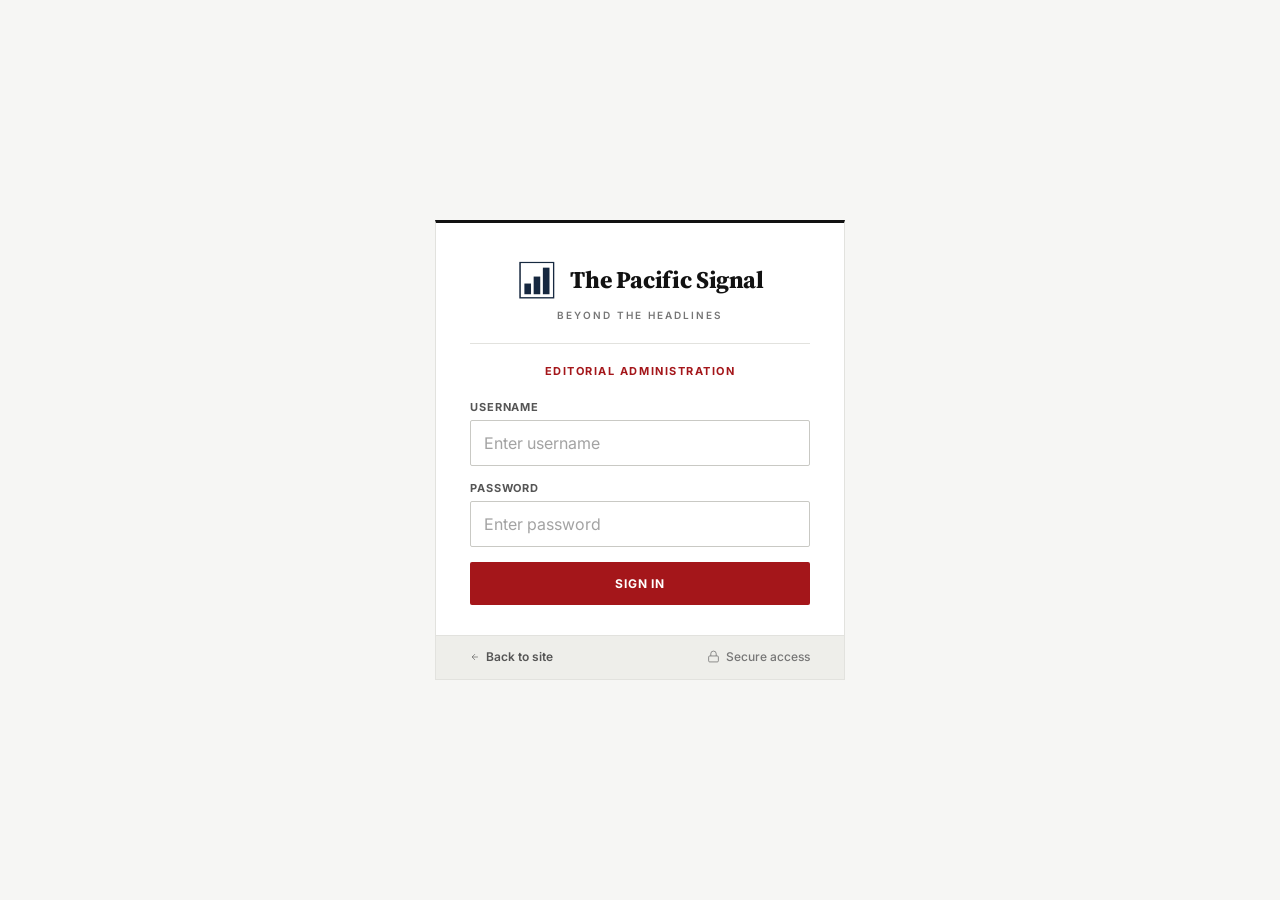
<file: signin.html>
<!DOCTYPE html>
<html lang="en">
<head>
<meta charset="UTF-8">
<meta name="viewport" content="width=device-width, initial-scale=1.0, viewport-fit=cover">
<title>The Pacific Signal — Sign In</title>
<meta name="robots" content="noindex,nofollow">
<link rel="icon" href="/images/tps.png">
<link rel="preconnect" href="https://fonts.googleapis.com">
<link rel="preconnect" href="https://fonts.gstatic.com" crossorigin>
<link href="https://fonts.googleapis.com/css2?family=Inter:wght@400;500;600;700&family=Source+Serif+4:ital,opsz,wght@0,8..60,400;0,8..60,600;0,8..60,700;0,8..60,800&display=swap" rel="stylesheet">
<script>
(function(){var t=null;try{t=localStorage.getItem('tps-theme')}catch(e){}
if(!t)t=(window.matchMedia&&matchMedia('(prefers-color-scheme: dark)').matches)?'dark':'light';
document.documentElement.setAttribute('data-theme',t)})();
</script>
<style>
/* Same design tokens as the public site */
:root{
  --bg:#F6F6F4;--card:#FFFFFF;--bg2:#EEEEEA;
  --ink:#121212;--ink2:#2B2B2B;--ink3:#555555;--ink4:#767676;--ink5:#A3A3A3;
  --rule:#E2E2DE;--rule2:#C9C9C4;
  --accent:#A4161A;--accent2:#7F1013;--acc-rgb:164,22,26;
  --serif:'Source Serif 4',Georgia,'Times New Roman',serif;
  --sans:'Inter',-apple-system,BlinkMacSystemFont,'Segoe UI',Roboto,Helvetica,Arial,sans-serif;
}
[data-theme="dark"]{
  --bg:#101010;--card:#181818;--bg2:#1F1F1F;
  --ink:#F2F2EF;--ink2:#DADAD6;--ink3:#ABABA6;--ink4:#85857F;--ink5:#5F5F5A;
  --rule:#2A2A28;--rule2:#3A3A37;
  --accent:#E5575B;--accent2:#F08285;--acc-rgb:229,87,91;
}
*,*::before,*::after{margin:0;padding:0;box-sizing:border-box}
html{-webkit-font-smoothing:antialiased;-webkit-text-size-adjust:100%}
html[data-theme="dark"]{color-scheme:dark}
body{font-family:var(--sans);background:var(--bg);color:var(--ink);min-height:100vh;display:flex;align-items:center;justify-content:center;padding:20px;font-size:15px;line-height:1.5}
a{color:inherit;text-decoration:none}
:focus-visible{outline:2px solid var(--accent);outline-offset:2px}

.card{width:100%;max-width:410px;background:var(--card);border:1px solid var(--rule);border-top:3px solid var(--ink)}
.card-top-rule{display:none}
.card-body{padding:36px 34px 30px}
.card-logo{text-align:center;margin-bottom:22px}
.logo-img-wrap{display:flex;align-items:center;justify-content:center;gap:12px;margin-bottom:8px}
.logo-img-wrap img{height:42px;width:auto}
[data-theme="dark"] .logo-img-wrap img{filter:brightness(0) invert(.95)}
.logo-name{font-family:var(--serif);font-size:1.5rem;font-weight:800;letter-spacing:-.015em;color:var(--ink);line-height:1}
.logo-orn{display:none}
.logo-tag{font:600 10px var(--sans);letter-spacing:.2em;text-transform:uppercase;color:var(--ink4);margin-top:8px}
.card-divider{height:1px;background:var(--rule);margin-bottom:20px}
.card-subtitle{font:700 11px var(--sans);letter-spacing:.14em;text-transform:uppercase;color:var(--accent);text-align:center;margin-bottom:22px}

.alert{padding:10px 12px;margin-bottom:14px;display:none;font:500 13px/1.4 var(--sans);border-left:3px solid var(--accent);background:rgba(var(--acc-rgb),.08);color:var(--accent)}
.alert.on{display:block}

.fg{margin-bottom:15px}
.flbl{display:block;font:700 11px var(--sans);letter-spacing:.08em;text-transform:uppercase;color:var(--ink3);margin-bottom:6px}
.finp{width:100%;padding:12px 13px;background:var(--card);border:1px solid var(--rule2);border-radius:2px;font:400 1rem var(--sans);color:var(--ink);outline:none;transition:border-color .15s,box-shadow .15s}
.finp:focus{border-color:var(--ink);box-shadow:0 0 0 3px rgba(var(--acc-rgb),.12)}
.finp::placeholder{color:var(--ink5)}

.btn-signin{width:100%;margin-top:6px;padding:14px;background:var(--accent);color:#fff;border:none;border-radius:2px;cursor:pointer;font:700 12px var(--sans);letter-spacing:.06em;text-transform:uppercase;display:flex;align-items:center;justify-content:center;gap:9px;transition:background .15s}
.btn-signin:hover:not(:disabled){background:var(--accent2)}
.btn-signin:disabled{opacity:.55;cursor:not-allowed}
.spinner{width:14px;height:14px;border:2px solid rgba(255,255,255,.35);border-top-color:#fff;border-radius:50%;animation:spin .65s linear infinite;display:none;flex-shrink:0}
@keyframes spin{to{transform:rotate(360deg)}}
@media(prefers-reduced-motion:reduce){.spinner{animation-duration:2s}}

.card-foot{padding:13px 34px 15px;background:var(--bg2);border-top:1px solid var(--rule);display:flex;align-items:center;justify-content:space-between;gap:12px}
.card-foot-link{font:600 12px var(--sans);color:var(--ink3);display:inline-flex;align-items:center;gap:6px}
.card-foot-link:hover{color:var(--accent)}
.card-secure{display:flex;align-items:center;gap:6px;font:500 12px var(--sans);color:var(--ink4)}
.card-secure svg{width:13px;height:13px}
@media(max-width:480px){
  .card-body{padding:28px 20px 24px}
  .card-foot{padding:12px 20px 14px}
}
</style>
</head>
<body>

<div class="card">
  <div class="card-top-rule"></div>
  <div class="card-body">

    <div class="card-logo">
      <a href="/" class="logo-img-wrap">
        <img src="/images/tps.png" alt="The Pacific Signal">
        <span class="logo-name">The Pacific Signal</span>
      </a>
      <div class="logo-orn">
        <div class="logo-orn-line"></div>
        <div class="logo-orn-dia"></div>
        <div class="logo-orn-line"></div>
      </div>
      <div class="logo-tag">Beyond the Headlines</div>
    </div>

    <div class="card-divider"></div>
    <div class="card-subtitle">Editorial Administration</div>

    <div class="alert" id="alert"></div>

    <form onsubmit="return doLogin(event)">
      <div class="fg">
        <label class="flbl">Username</label>
        <input class="finp" type="text" id="uname" placeholder="Enter username" required autocomplete="username">
      </div>
      <div class="fg">
        <label class="flbl">Password</label>
        <input class="finp" type="password" id="pw" placeholder="Enter password" required autocomplete="current-password">
      </div>
      <button type="submit" class="btn-signin" id="loginBtn">
        <span class="spinner" id="spinner"></span>
        <span id="btnTxt">Sign In</span>
      </button>
    </form>

  </div>

  <div class="card-foot">
    <a href="/" class="card-foot-link">
      <svg width="10" height="10" viewBox="0 0 24 24" fill="none" stroke="currentColor" stroke-width="1.5"><path d="M19 12H5m0 0l7 7m-7-7l7-7"/></svg>
      Back to site
    </a>
    <div class="card-secure">
      <svg viewBox="0 0 24 24" fill="none" stroke="currentColor" stroke-width="1.5"><rect x="3" y="11" width="18" height="11" rx="2"/><path d="M7 11V7a5 5 0 0 1 10 0v4"/></svg>
      Secure access
    </div>
  </div>
</div>

<script>
if(localStorage.getItem('pacific_signal_token')){window.location.href='/admin.html'}

async function doLogin(e){
  e.preventDefault();
  var u=document.getElementById('uname').value.trim();
  var p=document.getElementById('pw').value;
  var al=document.getElementById('alert');
  var btn=document.getElementById('loginBtn');
  var sp=document.getElementById('spinner');
  var bt=document.getElementById('btnTxt');

  al.className='alert';
  btn.disabled=true;sp.style.display='block';bt.textContent='Authenticating\u2026';

  try{
    var r=await fetch('/api/admin/login',{
      method:'POST',headers:{'Content-Type':'application/json'},
      body:JSON.stringify({username:u,password:p})
    });
    var d=await r.json();
    if(!r.ok){
      al.className='alert on';al.textContent=d.error||'Invalid credentials. Please try again.';
      btn.disabled=false;sp.style.display='none';bt.textContent='Sign In';
      return false;
    }
    localStorage.setItem('pacific_signal_token',d.token);
    localStorage.setItem('pacific_signal_admin',JSON.stringify(d.admin));
    bt.textContent='Access Granted\u2026';
    setTimeout(function(){window.location.href='/admin.html'},380);
  }catch(err){
    al.className='alert on';al.textContent='Network error. Please check your connection.';
    btn.disabled=false;sp.style.display='none';bt.textContent='Sign In';
  }
  return false;
}
</script>
</body>
</html>
</file>
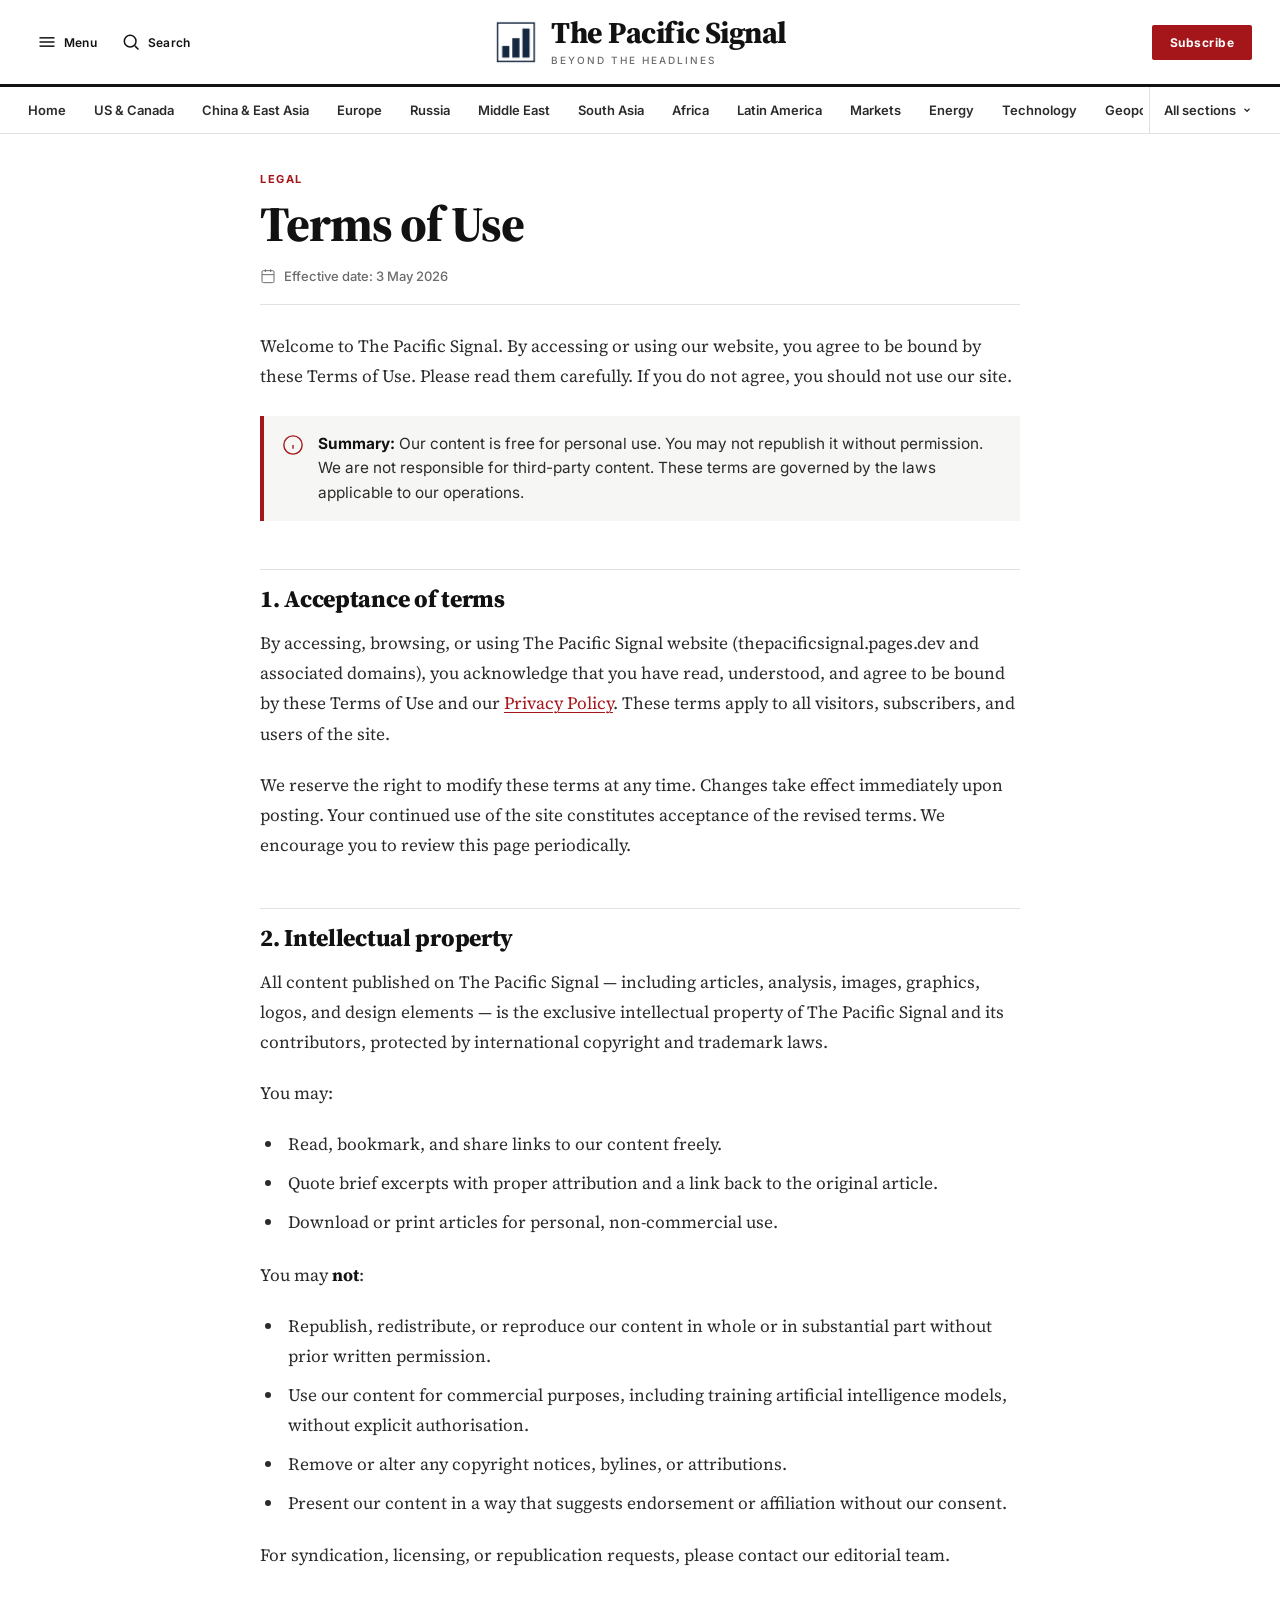
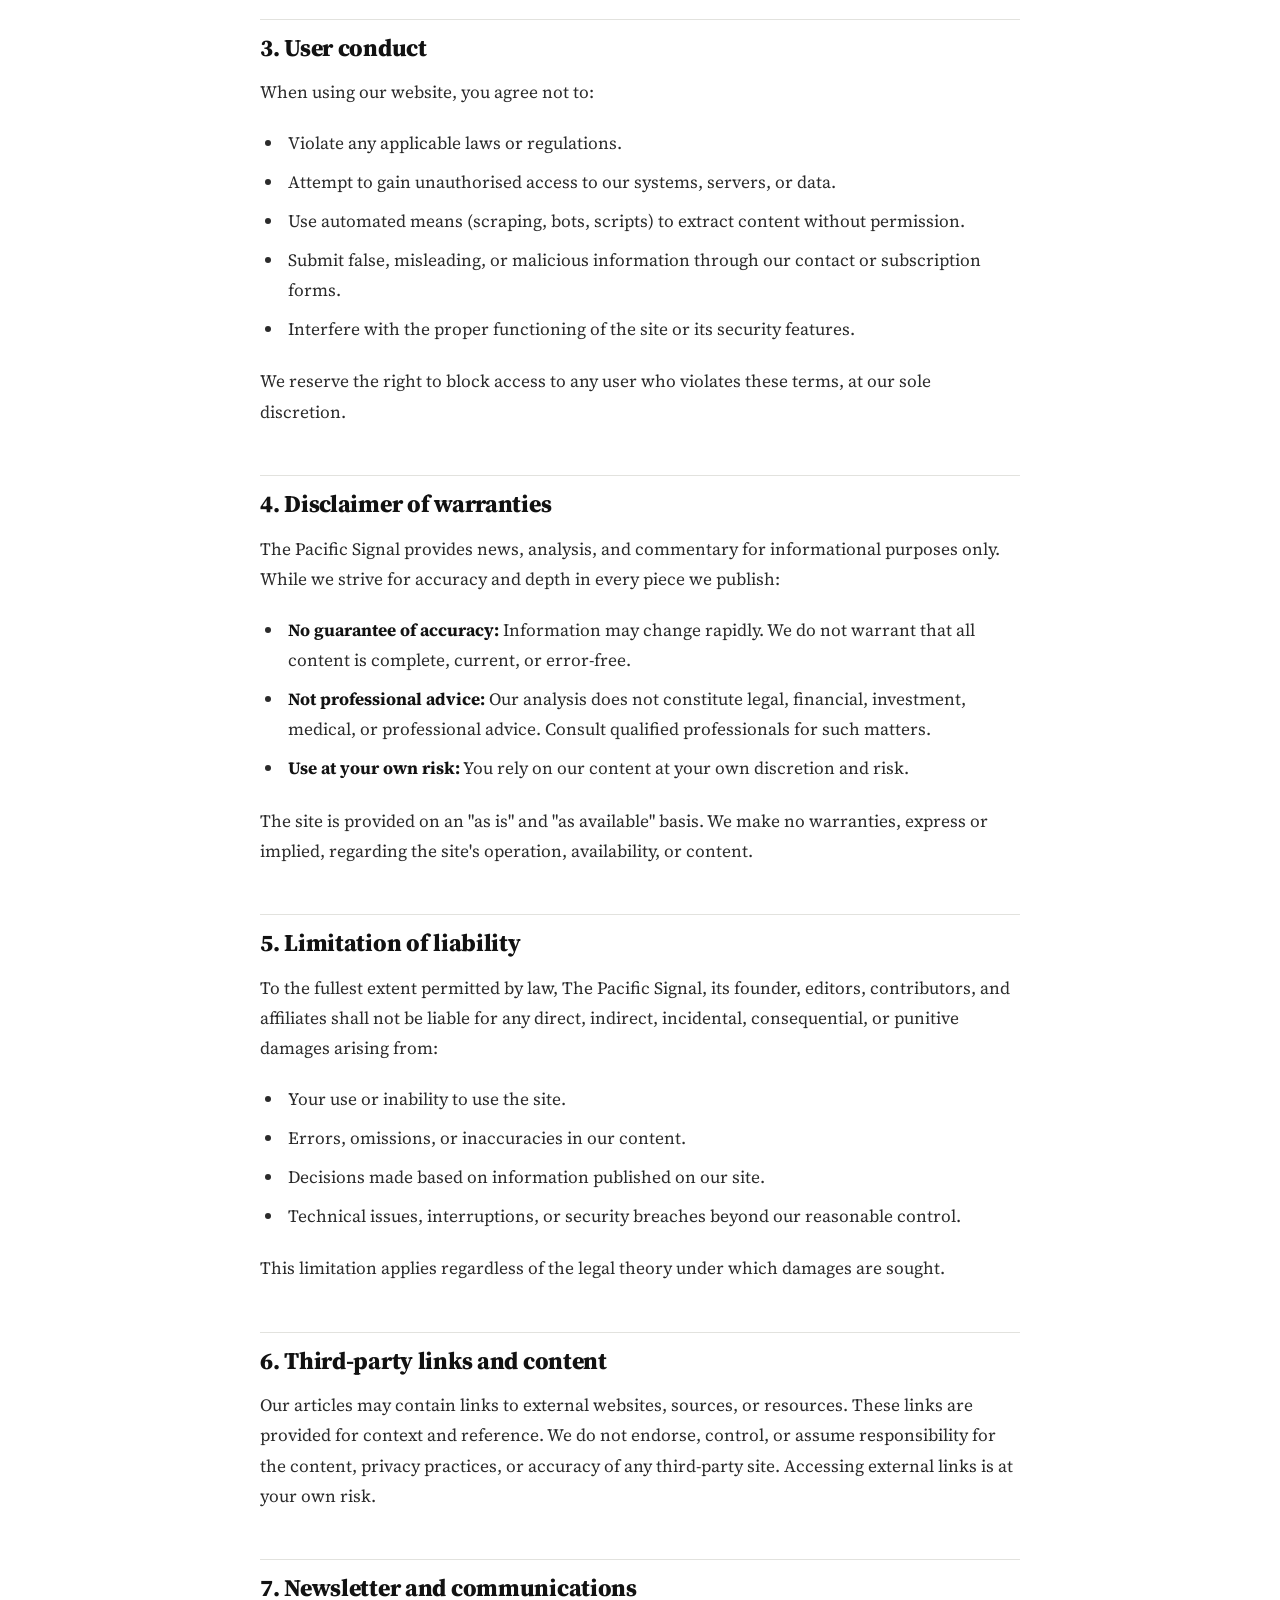
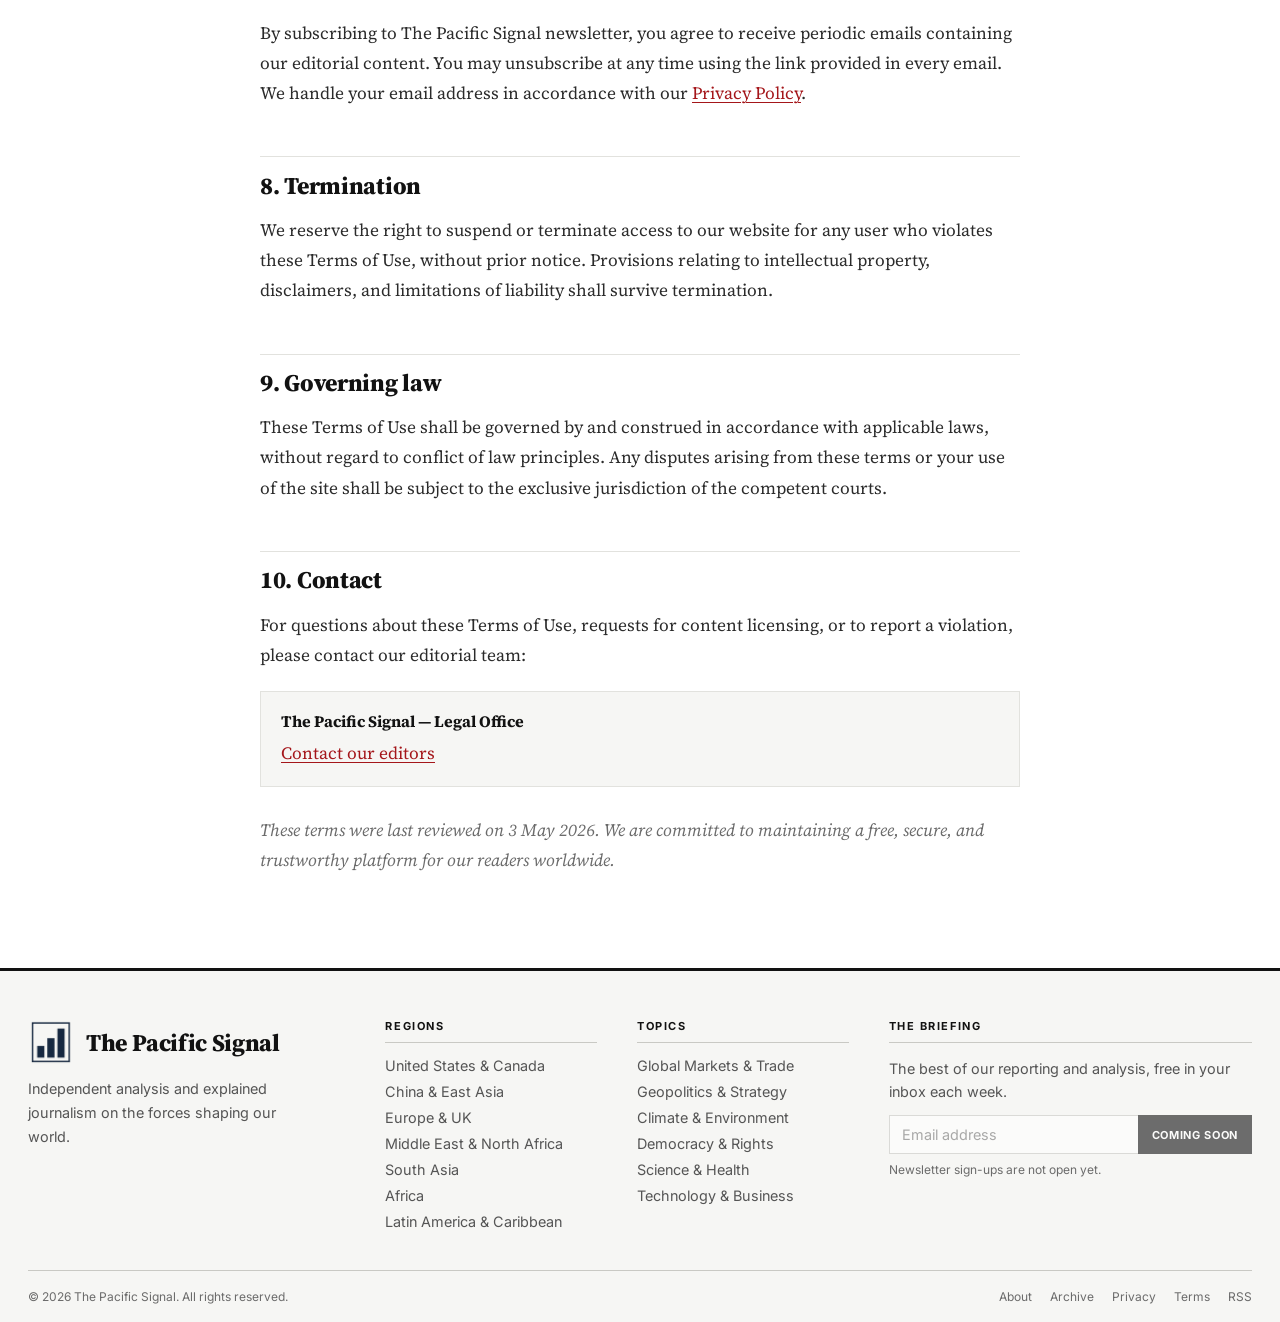
<file: terms.html>
<!DOCTYPE html>
<html lang="en">
<head>
<meta charset="UTF-8">
<meta name="viewport" content="width=device-width, initial-scale=1.0, viewport-fit=cover">
<title>Terms of Use — The Pacific Signal</title>
<meta name="description" content="The Pacific Signal terms of use — conditions governing your use of our website and content.">
<link rel="canonical" href="https://thepacificsignal.pages.dev/terms.html">
<link rel="preconnect" href="https://fonts.googleapis.com">
<link rel="preconnect" href="https://fonts.gstatic.com" crossorigin>
<link rel="preload" as="style" href="https://fonts.googleapis.com/css2?family=Inter:wght@400;500;600;700&family=Source+Serif+4:ital,opsz,wght@0,8..60,400;0,8..60,600;0,8..60,700;0,8..60,800;1,8..60,400&display=swap" onload="this.onload=null;this.rel='stylesheet'">
<noscript><link href="https://fonts.googleapis.com/css2?family=Inter:wght@400;500;600;700&family=Source+Serif+4:ital,opsz,wght@0,8..60,400;0,8..60,600;0,8..60,700;0,8..60,800;1,8..60,400&display=swap" rel="stylesheet"></noscript>
<link rel="icon" type="image/png" href="/images/tps-192.png">
<link rel="apple-touch-icon" href="/images/tps-192.png">
<link rel="stylesheet" href="/assets/site.css?v=20261106">
<style>
/* ── STATIC PAGES (about / privacy / terms) ── */
.pg{max-width:760px;margin:0 auto;padding:38px 0 8px}
.page-eyebrow{font:700 11px var(--sans);letter-spacing:.14em;text-transform:uppercase;color:var(--accent);margin-bottom:12px}
.page-title{font:800 clamp(2rem,5vw,3.1rem)/1.08 var(--serif);letter-spacing:-.022em;margin-bottom:16px}
.page-dek{font:400 clamp(1.1rem,2vw,1.3rem)/1.5 var(--serif);color:var(--ink3);margin-bottom:8px}
.page-updated{display:flex;align-items:center;gap:8px;font:500 13px var(--sans);color:var(--ink4);padding-bottom:20px;border-bottom:1px solid var(--rule)}
.page-updated svg{width:16px;height:16px}
.page-body{padding-top:26px;font:400 1.08rem/1.75 var(--serif);color:var(--ink2)}
.page-body p{margin-bottom:1.2em}
.page-body h2{font:800 1.5rem/1.2 var(--serif);letter-spacing:-.012em;color:var(--ink);margin:2em 0 .6em;padding-top:.6em;border-top:1px solid var(--rule)}
.page-body>h2:first-child{border-top:none;margin-top:0;padding-top:0}
.page-body h3{font:700 1.1rem/1.3 var(--serif);color:var(--ink);margin-bottom:6px}
.page-body ul,.page-body ol{margin:0 0 1.3em 1.4em}
.page-body li{margin-bottom:.5em;padding-left:.2em}
.page-body strong{font-weight:700;color:var(--ink)}
.page-body a{color:var(--accent);text-decoration:underline;text-underline-offset:3px;text-decoration-thickness:1px}
.info-card,.security-note{display:flex;gap:14px;align-items:flex-start;background:var(--bg2);border-left:4px solid var(--accent);padding:16px 18px;margin:1.6em 0;font:400 .96rem/1.6 var(--sans);color:var(--ink2)}
.info-card svg,.security-note svg{width:22px;height:22px;flex-shrink:0;color:var(--accent);margin-top:2px}
.info-card p{margin:0}
.values-grid{display:grid;grid-template-columns:1fr 1fr;gap:16px;margin:1.6em 0}
.value-card{border:1px solid var(--rule);border-top:3px solid var(--strong);padding:18px;background:var(--bg)}
.value-card p{font:400 .95rem/1.6 var(--sans);color:var(--ink3);margin:0}
.founder-block{display:flex;gap:18px;align-items:flex-start;border:1px solid var(--rule);padding:20px;margin:1.6em 0;background:var(--bg2)}
.founder-icon{width:56px;height:56px;border-radius:50%;background:var(--bg3);display:flex;align-items:center;justify-content:center;flex-shrink:0;color:var(--ink3)}
.founder-icon svg{width:26px;height:26px}
.founder-name{font:800 1.25rem var(--serif);color:var(--ink)}
.founder-role{font:700 11px var(--sans);letter-spacing:.1em;text-transform:uppercase;color:var(--accent);margin:4px 0 10px}
.founder-bio{font:400 .95rem/1.6 var(--sans);color:var(--ink3)}
.about-cta{background:var(--bg2);border-top:3px solid var(--strong);padding:26px;margin:2.2em 0 0;text-align:center}
.about-cta h2{border:none;margin:0 0 8px;padding:0}
.about-cta p{font:400 .98rem var(--sans);color:var(--ink3)}
.btn-cta{display:inline-block;font:700 12px var(--sans);letter-spacing:.06em;text-transform:uppercase;padding:13px 26px;background:var(--accent);color:#fff!important;text-decoration:none!important;border-radius:2px}
.btn-cta:hover{background:var(--accent2)}
.contact-block{background:var(--bg2);border:1px solid var(--rule);padding:18px 20px;margin:1.2em 0}
.contact-block p{font:700 1rem var(--serif);margin:0 0 6px;color:var(--ink)}
@media(max-width:640px){
  .pg{padding-top:26px}
  .values-grid{grid-template-columns:1fr}
  .founder-block{flex-direction:column}
  .page-body{font-size:1.02rem}
}
</style>
</head>
<body>
<a href="#main" class="skip">Skip to content</a>

<header class="mast"><div class="wrap">
  <div class="mast-l">
    <button class="icon-btn" onclick="openMenu()" aria-label="Open menu"><svg viewBox="0 0 24 24" fill="none" stroke="currentColor" stroke-width="1.8"><line x1="3" y1="7" x2="21" y2="7"/><line x1="3" y1="12" x2="21" y2="12"/><line x1="3" y1="17" x2="21" y2="17"/></svg><span class="lbl">Menu</span></button>
    <button class="icon-btn" onclick="openSearch()" aria-label="Search"><svg viewBox="0 0 24 24" fill="none" stroke="currentColor" stroke-width="1.8"><circle cx="11" cy="11" r="7"/><line x1="21" y1="21" x2="16.65" y2="16.65"/></svg><span class="lbl">Search</span></button>
  </div>
  <a href="/" class="logo" aria-label="The Pacific Signal — home">
    <img src="/images/tps-96.png" alt="" width="46" height="46">
    <span class="logo-t"><span class="logo-name">The Pacific Signal</span><span class="logo-tag">Beyond the Headlines</span></span>
  </a>
  <div class="mast-r"><a href="/#subscribe" class="btn-sub">Subscribe</a></div>
</div></header>

<nav class="nav" id="siteNav" aria-label="Sections"><div class="wrap">
  <div class="nav-scroll"><a href="/" class="nav-a" data-nav="home">Home</a><a href="/section/united-states-canada" class="nav-a" data-nav="united-states-canada">US &amp; Canada</a><a href="/section/china-east-asia" class="nav-a" data-nav="china-east-asia">China &amp; East Asia</a><a href="/section/europe-uk" class="nav-a" data-nav="europe-uk">Europe</a><a href="/section/russia-post-soviet" class="nav-a" data-nav="russia-post-soviet">Russia</a><a href="/section/middle-east-north-africa" class="nav-a" data-nav="middle-east-north-africa">Middle East</a><a href="/section/south-asia" class="nav-a" data-nav="south-asia">South Asia</a><a href="/section/africa" class="nav-a" data-nav="africa">Africa</a><a href="/section/latin-america-caribbean" class="nav-a" data-nav="latin-america-caribbean">Latin America</a><a href="/section/global-markets-trade" class="nav-a" data-nav="global-markets-trade">Markets</a><a href="/section/energy-commodities" class="nav-a" data-nav="energy-commodities">Energy</a><a href="/section/technology-business" class="nav-a" data-nav="technology-business">Technology</a><a href="/section/geopolitics-strategy" class="nav-a" data-nav="geopolitics-strategy">Geopolitics</a></div>
  <button class="nav-more" onclick="openMenu()">All sections <svg width="10" height="10" viewBox="0 0 24 24" fill="none" stroke="currentColor" stroke-width="3"><polyline points="6 9 12 15 18 9"/></svg></button>
</div></nav>

<div class="search-ov" id="searchOv" onclick="if(event.target===this)closeSearch()">
  <div class="search-panel" role="dialog" aria-label="Search">
    <div class="search-in-row">
      <svg viewBox="0 0 24 24" fill="none" stroke="currentColor" stroke-width="1.8"><circle cx="11" cy="11" r="7"/><line x1="21" y1="21" x2="16.65" y2="16.65"/></svg>
      <input type="text" class="search-input" id="searchInput" placeholder="Search The Pacific Signal" oninput="onSearchInput()" autocomplete="off">
      <button class="search-close" onclick="closeSearch()" aria-label="Close search">&#10005;</button>
    </div>
    <div class="search-results" id="searchResults"></div>
  </div>
</div>

<div class="fp-menu" id="fpMenu" role="dialog" aria-modal="true" aria-label="Site menu">
  <div class="fp-head">
    <a href="/" class="logo" aria-label="The Pacific Signal — home">
    <img src="/images/tps-96.png" alt="" width="46" height="46">
    <span class="logo-t"><span class="logo-name">The Pacific Signal</span><span class="logo-tag">Beyond the Headlines</span></span>
  </a>
    <button class="fp-close" onclick="closeMenu()" aria-label="Close menu">&#10005;</button>
  </div>
  <div class="fp-body">
    <div><div class="fp-ttl">Regions</div><a href="/section/united-states-canada" class="fp-link">United States &amp; Canada</a><a href="/section/china-east-asia" class="fp-link">China &amp; East Asia</a><a href="/section/europe-uk" class="fp-link">Europe &amp; UK</a><a href="/section/russia-post-soviet" class="fp-link">Russia &amp; Post-Soviet</a><a href="/section/middle-east-north-africa" class="fp-link">Middle East &amp; North Africa</a><a href="/section/south-asia" class="fp-link">South Asia</a><a href="/section/southeast-asia-oceania" class="fp-link">Southeast Asia &amp; Oceania</a><a href="/section/africa" class="fp-link">Africa</a><a href="/section/latin-america-caribbean" class="fp-link">Latin America &amp; Caribbean</a><a href="/section/arctic-global-commons" class="fp-link">Arctic &amp; Global Commons</a></div>
    <div><div class="fp-ttl">Topics</div><a href="/section/geopolitics-strategy" class="fp-link">Geopolitics &amp; Strategy</a><a href="/section/global-markets-trade" class="fp-link">Global Markets &amp; Trade</a><a href="/section/energy-commodities" class="fp-link">Energy &amp; Commodities</a><a href="/section/technology-business" class="fp-link">Technology &amp; Business</a><a href="/section/cybersecurity-digital" class="fp-link">Cybersecurity &amp; Digital</a><a href="/section/science-health" class="fp-link">Science &amp; Health</a><a href="/section/climate-environment" class="fp-link">Climate &amp; Environment</a><a href="/section/democracy-rights" class="fp-link">Democracy &amp; Rights</a><a href="/section/religion-culture-identity" class="fp-link">Religion, Culture &amp; Identity</a><a href="/section/arts-media-sports" class="fp-link">Arts, Media &amp; Sports</a><a href="/section/sports" class="fp-link">Sports</a></div>
  </div>
  <div class="fp-foot">
    <div class="theme-toggle" role="group" aria-label="Theme">
      <button class="theme-opt" id="themeOptLight" onclick="setTheme('light')">Classic</button>
      <button class="theme-opt" id="themeOptDark" onclick="setTheme('dark')">Briefing</button>
    </div>
    <a href="/#subscribe" class="btn-sub" onclick="closeMenu()">Subscribe</a>
  </div>
</div>

<main id="main">
  <div class="wrap"><div class="pg">
    <div class="page-eyebrow">Legal</div>
    <h1 class="page-title">Terms of Use</h1>
    <div class="page-updated">
      <svg viewBox="0 0 24 24" fill="none" stroke="currentColor" stroke-width="1.5">
        <rect x="3" y="4" width="18" height="18" rx="2" ry="2"/>
        <line x1="16" y1="2" x2="16" y2="6"/>
        <line x1="8" y1="2" x2="8" y2="6"/>
        <line x1="3" y1="10" x2="21" y2="10"/>
      </svg>
      Effective date: 3 May 2026
    </div>

    <div class="page-body">
      <p>
        Welcome to The Pacific Signal. By accessing or using our website, you agree to be bound by these Terms of Use. Please read them carefully. If you do not agree, you should not use our site.
      </p>

      
      <div class="info-card">
        <svg viewBox="0 0 24 24" fill="none" stroke="currentColor" stroke-width="1.5">
          <circle cx="12" cy="12" r="10"/>
          <line x1="12" y1="16" x2="12" y2="12"/>
          <line x1="12" y1="8" x2="12.01" y2="8"/>
        </svg>
        <p><strong>Summary:</strong> Our content is free for personal use. You may not republish it without permission. We are not responsible for third-party content. These terms are governed by the laws applicable to our operations.</p>
      </div>

      <h2>1. Acceptance of terms</h2>
      <p>
        By accessing, browsing, or using The Pacific Signal website (thepacificsignal.pages.dev and associated domains), you acknowledge that you have read, understood, and agree to be bound by these Terms of Use and our <a href="/privacy.html">Privacy Policy</a>. These terms apply to all visitors, subscribers, and users of the site.
      </p>
      <p>
        We reserve the right to modify these terms at any time. Changes take effect immediately upon posting. Your continued use of the site constitutes acceptance of the revised terms. We encourage you to review this page periodically.
      </p>

      <h2>2. Intellectual property</h2>
      <p>
        All content published on The Pacific Signal — including articles, analysis, images, graphics, logos, and design elements — is the exclusive intellectual property of The Pacific Signal and its contributors, protected by international copyright and trademark laws.
      </p>
      <p>You may:</p>
      <ul>
        <li>Read, bookmark, and share links to our content freely.</li>
        <li>Quote brief excerpts with proper attribution and a link back to the original article.</li>
        <li>Download or print articles for personal, non-commercial use.</li>
      </ul>
      <p>You may <strong>not</strong>:</p>
      <ul>
        <li>Republish, redistribute, or reproduce our content in whole or in substantial part without prior written permission.</li>
        <li>Use our content for commercial purposes, including training artificial intelligence models, without explicit authorisation.</li>
        <li>Remove or alter any copyright notices, bylines, or attributions.</li>
        <li>Present our content in a way that suggests endorsement or affiliation without our consent.</li>
      </ul>
      <p>
        For syndication, licensing, or republication requests, please contact our editorial team.
      </p>

      <h2>3. User conduct</h2>
      <p>
        When using our website, you agree not to:
      </p>
      <ul>
        <li>Violate any applicable laws or regulations.</li>
        <li>Attempt to gain unauthorised access to our systems, servers, or data.</li>
        <li>Use automated means (scraping, bots, scripts) to extract content without permission.</li>
        <li>Submit false, misleading, or malicious information through our contact or subscription forms.</li>
        <li>Interfere with the proper functioning of the site or its security features.</li>
      </ul>
      <p>
        We reserve the right to block access to any user who violates these terms, at our sole discretion.
      </p>

      <h2>4. Disclaimer of warranties</h2>
      <p>
        The Pacific Signal provides news, analysis, and commentary for informational purposes only. While we strive for accuracy and depth in every piece we publish:
      </p>
      <ul>
        <li><strong>No guarantee of accuracy:</strong> Information may change rapidly. We do not warrant that all content is complete, current, or error-free.</li>
        <li><strong>Not professional advice:</strong> Our analysis does not constitute legal, financial, investment, medical, or professional advice. Consult qualified professionals for such matters.</li>
        <li><strong>Use at your own risk:</strong> You rely on our content at your own discretion and risk.</li>
      </ul>
      <p>
        The site is provided on an "as is" and "as available" basis. We make no warranties, express or implied, regarding the site's operation, availability, or content.
      </p>

      <h2>5. Limitation of liability</h2>
      <p>
        To the fullest extent permitted by law, The Pacific Signal, its founder, editors, contributors, and affiliates shall not be liable for any direct, indirect, incidental, consequential, or punitive damages arising from:
      </p>
      <ul>
        <li>Your use or inability to use the site.</li>
        <li>Errors, omissions, or inaccuracies in our content.</li>
        <li>Decisions made based on information published on our site.</li>
        <li>Technical issues, interruptions, or security breaches beyond our reasonable control.</li>
      </ul>
      <p>
        This limitation applies regardless of the legal theory under which damages are sought.
      </p>

      <h2>6. Third-party links and content</h2>
      <p>
        Our articles may contain links to external websites, sources, or resources. These links are provided for context and reference. We do not endorse, control, or assume responsibility for the content, privacy practices, or accuracy of any third-party site. Accessing external links is at your own risk.
      </p>

      <h2>7. Newsletter and communications</h2>
      <p>
        By subscribing to The Pacific Signal newsletter, you agree to receive periodic emails containing our editorial content. You may unsubscribe at any time using the link provided in every email. We handle your email address in accordance with our <a href="/privacy.html">Privacy Policy</a>.
      </p>

      <h2>8. Termination</h2>
      <p>
        We reserve the right to suspend or terminate access to our website for any user who violates these Terms of Use, without prior notice. Provisions relating to intellectual property, disclaimers, and limitations of liability shall survive termination.
      </p>

      <h2>9. Governing law</h2>
      <p>
        These Terms of Use shall be governed by and construed in accordance with applicable laws, without regard to conflict of law principles. Any disputes arising from these terms or your use of the site shall be subject to the exclusive jurisdiction of the competent courts.
      </p>

      <h2>10. Contact</h2>
      <p>
        For questions about these Terms of Use, requests for content licensing, or to report a violation, please contact our editorial team:
      </p>

      <div class="contact-block">
        <p>The Pacific Signal — Legal Office</p>
        <a href="/contact.html">Contact our editors</a>
      </div>

      <p style="margin-top: 28px; font-style: italic; color: var(--ink4);">
        These terms were last reviewed on 3 May 2026. We are committed to maintaining a free, secure, and trustworthy platform for our readers worldwide.
      </p>
    </div>
  </div></div>
</main>


<footer class="site-footer" id="subscribe"><div class="wrap">
  <div class="ft-top">
    <div class="ft-brand">
      <a href="/" class="logo" style="justify-content:flex-start"><img src="/images/tps-96.png" alt="" width="34" height="34"><span class="logo-name">The Pacific Signal</span></a>
      <p class="ft-desc">Independent analysis and explained journalism on the forces shaping our world.</p>
    </div>
    <div><div class="ft-col-ttl">Regions</div><div class="ft-links"><a href="/section/united-states-canada">United States &amp; Canada</a><a href="/section/china-east-asia">China &amp; East Asia</a><a href="/section/europe-uk">Europe &amp; UK</a><a href="/section/middle-east-north-africa">Middle East &amp; North Africa</a><a href="/section/south-asia">South Asia</a><a href="/section/africa">Africa</a><a href="/section/latin-america-caribbean">Latin America &amp; Caribbean</a></div></div>
    <div><div class="ft-col-ttl">Topics</div><div class="ft-links"><a href="/section/global-markets-trade">Global Markets &amp; Trade</a><a href="/section/geopolitics-strategy">Geopolitics &amp; Strategy</a><a href="/section/climate-environment">Climate &amp; Environment</a><a href="/section/democracy-rights">Democracy &amp; Rights</a><a href="/section/science-health">Science &amp; Health</a><a href="/section/technology-business">Technology &amp; Business</a></div></div>
    <div>
      <div class="ft-col-ttl">The Briefing</div>
      <p class="ft-nl">The best of our reporting and analysis, free in your inbox each week.</p>
      <form onsubmit="event.preventDefault();return false"><div class="ft-form"><input type="email" class="ft-email" placeholder="Email address" aria-label="Email address" disabled><button type="submit" class="ft-btn" disabled>Coming soon</button></div></form>
      <p class="ft-msg">Newsletter sign-ups are not open yet.</p>
    </div>
  </div>
  <div class="ft-bot">
    <span class="ft-copy" id="ftCopy">&copy; The Pacific Signal. All rights reserved.</span>
    <div class="ft-legal"><a href="/about.html">About</a><a href="/archive.html">Archive</a><a href="/privacy.html">Privacy</a><a href="/terms.html">Terms</a><a href="/api/rss.xml">RSS</a></div>
  </div>
</div></footer>
<script src="/assets/site.js?v=20261106"></script>
<script>markNav('__none__');</script>
</body>
</html>
</file>
<file: assets/site.css>
/* The Pacific Signal — shared core styles (index + article).
   Newsroom system: one serif for headlines/body (Source Serif 4), Inter for interface.
   One accent colour. White paper. Hairline rules. */
:root{
  --bg:#FFFFFF;--bg2:#F6F6F4;--bg3:#EEEEEA;
  --ink:#121212;--ink2:#2B2B2B;--ink3:#555555;--ink4:#6B6B6B;--ink5:#A3A3A3;
  --rule:#E2E2DE;--rule2:#C9C9C4;--strong:#121212;
  --accent:#A4161A;--accent2:#7F1013;--accent-bg:#FBEDED;
  --on-ink:#FFFFFF;
  --max:1376px;--g:clamp(16px,3vw,28px);
  --serif:'Source Serif 4',Georgia,'Times New Roman',serif;
  --sans:'Inter',-apple-system,BlinkMacSystemFont,'Segoe UI',Roboto,Helvetica,Arial,sans-serif;
}
[data-theme="dark"]{
  --bg:#101010;--bg2:#181818;--bg3:#202020;
  --ink:#F2F2EF;--ink2:#DADAD6;--ink3:#ABABA6;--ink4:#85857F;--ink5:#5F5F5A;
  --rule:#2A2A28;--rule2:#3A3A37;--strong:#F2F2EF;
  --accent:#E5575B;--accent2:#F08285;--accent-bg:#2A1617;
  --on-ink:#101010;
}
*,*::before,*::after{margin:0;padding:0;box-sizing:border-box}
html{-webkit-font-smoothing:antialiased;text-rendering:optimizeLegibility;scroll-behavior:smooth;-webkit-text-size-adjust:100%}
html[data-theme="dark"]{color-scheme:dark}
body{font-family:var(--serif);background:var(--bg);color:var(--ink);font-size:17px;line-height:1.55;min-height:100vh;transition:background .2s,color .2s}
a{color:inherit;text-decoration:none}
img{display:block;max-width:100%;height:auto}
button{font-family:inherit;cursor:pointer}
:focus-visible{outline:2px solid var(--accent);outline-offset:2px}
.wrap{max-width:var(--max);margin:0 auto;padding:0 var(--g)}
.sr-only{position:absolute;width:1px;height:1px;overflow:hidden;clip:rect(0 0 0 0);white-space:nowrap}
.skip{position:absolute;left:-999px;top:0;background:var(--ink);color:var(--on-ink);padding:10px 16px;z-index:1000;font:600 13px var(--sans)}
.skip:focus{left:8px;top:8px}
@media(prefers-reduced-motion:reduce){html{scroll-behavior:auto}*,*::before,*::after{animation:none!important;transition:none!important}}

/* ── READING PROGRESS ── */
.prog{position:fixed;top:0;left:0;height:3px;width:0;background:var(--accent);z-index:9999;pointer-events:none}

/* ── UTILITY BAR ── */
.util{border-bottom:1px solid var(--rule);font:500 12px/1 var(--sans);color:var(--ink3)}
.util .wrap{display:flex;align-items:center;justify-content:space-between;height:34px;gap:16px}
.util-date{letter-spacing:.01em;white-space:nowrap}
.util-links{display:flex;gap:18px;align-items:center}
.util-links a:hover{color:var(--accent)}

/* ── MASTHEAD ── */
.mast .wrap{display:grid;grid-template-columns:1fr auto 1fr;align-items:center;height:84px;gap:12px}
.mast-l,.mast-r{display:flex;align-items:center;gap:6px}
.mast-r{justify-content:flex-end;gap:12px}
.icon-btn{background:none;border:none;color:var(--ink);padding:9px;display:inline-flex;align-items:center;gap:7px;font:600 12px var(--sans);letter-spacing:.02em;border-radius:3px}
.icon-btn:hover{background:var(--bg2)}
.icon-btn svg{width:20px;height:20px}
.icon-btn .lbl{display:inline}
.logo{display:flex;align-items:center;gap:12px;justify-content:center}
.logo img{height:46px;width:auto}
/* Logo is dark navy on transparent: turn it near-white in the dark theme so it stays visible */
[data-theme="dark"] .logo img{filter:brightness(0) invert(.95)}
.logo-t{display:flex;flex-direction:column;line-height:1;text-align:left}
.logo-name{font-family:var(--serif);font-weight:800;font-size:1.9rem;letter-spacing:-.015em;color:var(--ink)}
.logo-tag{font:500 10px var(--sans);letter-spacing:.2em;text-transform:uppercase;color:var(--ink4);margin-top:5px}
.btn-sub{font:700 12px var(--sans);letter-spacing:.04em;padding:10px 18px;background:var(--accent);color:#fff;border-radius:2px;white-space:nowrap}
.btn-sub:hover{background:var(--accent2);color:#fff}
/* dark theme: accent is light, so filled badges/buttons use a deeper red to keep white text readable (WCAG AA) */
[data-theme="dark"] .btn-sub,[data-theme="dark"] .btn-cta,[data-theme="dark"] .vis-ov .kicker{background:#C23338;color:#fff}
[data-theme="dark"] .btn-sub:hover,[data-theme="dark"] .btn-cta:hover{background:#A4161A;color:#fff}

/* ── SECTION NAV (sticky) ── */
.nav{position:sticky;top:0;z-index:300;background:var(--bg);border-top:3px solid var(--strong);border-bottom:1px solid var(--rule);transition:box-shadow .2s}
.nav.stuck{box-shadow:0 2px 14px rgba(0,0,0,.08)}
.nav .wrap{display:flex;align-items:center}
.nav-scroll{display:flex;overflow-x:auto;scrollbar-width:none;flex:1;-webkit-overflow-scrolling:touch}
.nav-scroll::-webkit-scrollbar{display:none}
.nav-a{font:600 13px/1 var(--sans);color:var(--ink2);white-space:nowrap;padding:0 14px;height:46px;display:flex;align-items:center;position:relative}
.nav-a:first-child{padding-left:0}
.nav-a:hover{color:var(--accent)}
.nav-a.on{color:var(--accent)}
.nav-a.on::after{content:"";position:absolute;left:14px;right:14px;bottom:-1px;height:3px;background:var(--accent)}
.nav-a:first-child.on::after{left:0}
.nav-more{font:600 13px var(--sans);background:none;border:none;color:var(--ink2);padding:0 0 0 14px;height:46px;white-space:nowrap;display:flex;align-items:center;gap:6px;border-left:1px solid var(--rule);margin-left:6px}
.nav-more:hover{color:var(--accent)}

/* ── SEARCH ── */
.search-ov{position:fixed;inset:0;background:rgba(0,0,0,.55);z-index:600;display:none;padding:72px 16px 0}
.search-ov.on{display:block}
.search-panel{max-width:680px;margin:0 auto;background:var(--bg);border-radius:4px;box-shadow:0 24px 70px rgba(0,0,0,.35);overflow:hidden}
.search-in-row{display:flex;align-items:center;border-bottom:1px solid var(--rule);padding:0 16px}
.search-in-row svg{width:18px;height:18px;color:var(--ink4);flex-shrink:0}
.search-input{flex:1;border:none;background:none;outline:none;padding:18px 12px;font:400 1.1rem var(--sans);color:var(--ink)}
.search-input::placeholder{color:var(--ink5)}
.search-close{background:none;border:none;color:var(--ink4);font-size:1rem;padding:8px}
.search-results{max-height:60vh;overflow-y:auto}
.search-empty{padding:30px 20px;text-align:center;font:400 .95rem var(--sans);color:var(--ink4)}
.sr-item{display:block;padding:13px 18px;border-bottom:1px solid var(--rule)}
.sr-item:last-child{border:none}
.sr-item:hover{background:var(--bg2)}
.sr-cat{font:700 10.5px var(--sans);letter-spacing:.08em;text-transform:uppercase;color:var(--accent);margin-bottom:3px}
.sr-ttl{font:700 1.02rem/1.3 var(--serif)}

/* ── FULL MENU ── */
.fp-menu{position:fixed;inset:0;z-index:500;background:var(--bg);display:none;flex-direction:column;overflow-y:auto}
.fp-menu.on{display:flex}
/* Open-menu header mirrors the main masthead exactly (same height, width, logo, grid) */
.fp-head{flex:0 0 auto;box-sizing:border-box;display:grid;grid-template-columns:1fr auto 1fr;align-items:center;gap:12px;height:84px;padding:0 max(var(--g),calc((100% - var(--max))/2 + var(--g)));box-shadow:0 1px 0 var(--rule)}
.fp-head .fp-close{grid-column:1;grid-row:1;justify-self:start}
.fp-head .logo{grid-column:2;grid-row:1}
.fp-close{order:-1;background:none;border:none;color:var(--ink);font-size:1.3rem;line-height:1;padding:9px;width:38px;height:38px;display:inline-flex;align-items:center;justify-content:center;border-radius:3px}
.fp-body{flex:1;max-width:var(--max);width:100%;margin:0 auto;padding:30px var(--g);display:grid;grid-template-columns:1fr 1fr;gap:44px;align-content:start}
.fp-ttl{font:700 11px var(--sans);letter-spacing:.14em;text-transform:uppercase;color:var(--accent);padding-bottom:10px;border-bottom:2px solid var(--strong);margin-bottom:4px}
.fp-link{display:block;font:700 1.12rem var(--serif);padding:11px 0;border-bottom:1px solid var(--rule)}
.fp-link:hover{color:var(--accent)}
.fp-foot{border-top:1px solid var(--rule);padding:18px var(--g);display:flex;align-items:center;justify-content:space-between;gap:14px;flex-wrap:wrap}
.theme-toggle{display:inline-flex;border:1px solid var(--rule2);border-radius:999px;padding:3px}
.theme-opt{font:600 12px var(--sans);padding:7px 16px;border-radius:999px;border:none;background:none;color:var(--ink3)}
.theme-opt.on{background:var(--ink);color:var(--on-ink)}

/* ── SHARED UI ── */
.kicker{font:700 11px/1 var(--sans);letter-spacing:.09em;text-transform:uppercase;color:var(--accent)}
.meta{font:400 12.5px/1.4 var(--sans);color:var(--ink4)}
.meta b{font-weight:600;color:var(--ink3)}
.sec-hd{display:flex;align-items:baseline;justify-content:space-between;border-top:3px solid var(--strong);padding-top:10px;margin-bottom:18px}
.sec-ttl{font:800 1.25rem/1.1 var(--serif);letter-spacing:-.005em}
.sec-sub{font:600 11px var(--sans);letter-spacing:.08em;text-transform:uppercase;color:var(--ink4)}
.ph{background:var(--bg3);display:flex;align-items:center;justify-content:center;color:var(--ink5);font:800 1.1rem var(--serif);letter-spacing:.06em;width:100%;height:100%;min-height:100%}
@keyframes sk{0%,100%{opacity:1}50%{opacity:.55}}
.sk{background:var(--bg3);animation:sk 1.5s ease-in-out infinite;display:block;border-radius:2px}
@media(prefers-reduced-motion:reduce){.sk{animation:none}}
/* While stories load: keep page tall enough that the footer stays below the fold (no layout shift) */
.is-loading{min-height:100vh}
.is-loading #latestSec{display:none}

/* ── FOOTER ── */
.site-footer{background:var(--bg2);border-top:3px solid var(--strong);margin-top:64px;padding:48px 0 0}
.ft-top{display:grid;grid-template-columns:1.5fr 1fr 1fr 1.3fr;gap:40px;padding-bottom:40px}
.ft-brand .logo-name{font-size:1.5rem}
.ft-desc{font:400 .9rem/1.65 var(--sans);color:var(--ink3);margin-top:12px;max-width:290px}
.ft-col-ttl{font:700 11px var(--sans);letter-spacing:.14em;text-transform:uppercase;color:var(--ink);margin-bottom:14px;padding-bottom:9px;border-bottom:1px solid var(--rule2)}
.ft-links{display:flex;flex-direction:column;gap:9px}
.ft-links a{font:400 .9rem var(--sans);color:var(--ink3)}
.ft-links a:hover{color:var(--accent)}
.ft-nl{font:400 .9rem/1.6 var(--sans);color:var(--ink3);margin-bottom:12px}
.ft-form{display:flex}
.ft-email{flex:1;min-width:0;padding:10px 12px;background:var(--bg);border:1px solid var(--rule2);border-right:none;font:400 .9rem var(--sans);color:var(--ink)}
.ft-btn{padding:10px 14px;background:var(--ink);color:var(--on-ink);border:none;font:700 11px var(--sans);letter-spacing:.06em;text-transform:uppercase;white-space:nowrap}
.ft-btn:disabled,.ft-email:disabled{opacity:.6;cursor:not-allowed}
.ft-msg{font:400 12px var(--sans);color:var(--ink4);margin-top:8px}
.ft-bot{border-top:1px solid var(--rule2);display:flex;justify-content:space-between;align-items:center;gap:12px;flex-wrap:wrap;padding:18px 0}
.ft-copy,.ft-legal a{font:400 12px var(--sans);color:var(--ink4)}
.ft-legal{display:flex;gap:18px;flex-wrap:wrap}
.ft-legal a:hover{color:var(--accent)}

/* ── RESPONSIVE (shared) ── */
@media(max-width:860px){
  /* Phone header (CNN style): Menu on the LEFT, logo next to it, Search on the RIGHT */
  .mast .wrap{display:flex;align-items:center;justify-content:flex-start;height:64px;gap:8px}
  .mast-l{display:contents}
  .mast-l .icon-btn[aria-label="Open menu"]{order:0;margin-left:-9px}
  .mast .logo{order:1;justify-content:flex-start;min-width:0;flex:1 1 auto}
  .mast-l .icon-btn[aria-label="Search"]{order:2;margin-right:-9px}
  .mast .logo-t{min-width:0}
  .mast .logo-name{white-space:nowrap;overflow:hidden;text-overflow:ellipsis}
  /* Open-menu header: same height/padding so the X sits exactly where the bars were */
  .fp-head{display:flex;justify-content:flex-start;gap:8px;height:64px;padding:0 var(--g)}
  .fp-head .logo{order:1;justify-content:flex-start;min-width:0;flex:1 1 auto}
  .fp-head .logo-t{min-width:0}
  .fp-head .logo-name{white-space:nowrap;overflow:hidden;text-overflow:ellipsis}
  .fp-close{margin-left:-9px}
  .mast-r{display:none}
  /* Slimmer rules on phones: lighter, more refined look */
  .nav{border-top-width:2px}
  .sec-hd{border-top-width:2px}
  .site-footer{border-top-width:2px}
  .logo img{height:34px}
  .logo-name{font-size:1.35rem}
  .logo-tag{display:none}
  .btn-sub,.icon-btn .lbl,.util-links{display:none}
  .fp-body{grid-template-columns:1fr;gap:28px}
  .ft-top{grid-template-columns:1fr 1fr;gap:30px}
}
@media(max-width:560px){
  body{font-size:16px}
  .ft-top{grid-template-columns:1fr}
  .ft-top>*{min-width:0}
  .ft-brand .logo{max-width:100%}
  .ft-brand .logo-name{font-size:1.25rem}
  .logo{gap:8px}
  .logo img{height:30px}
  .logo-name{font-size:1.1rem}
}
</file>
